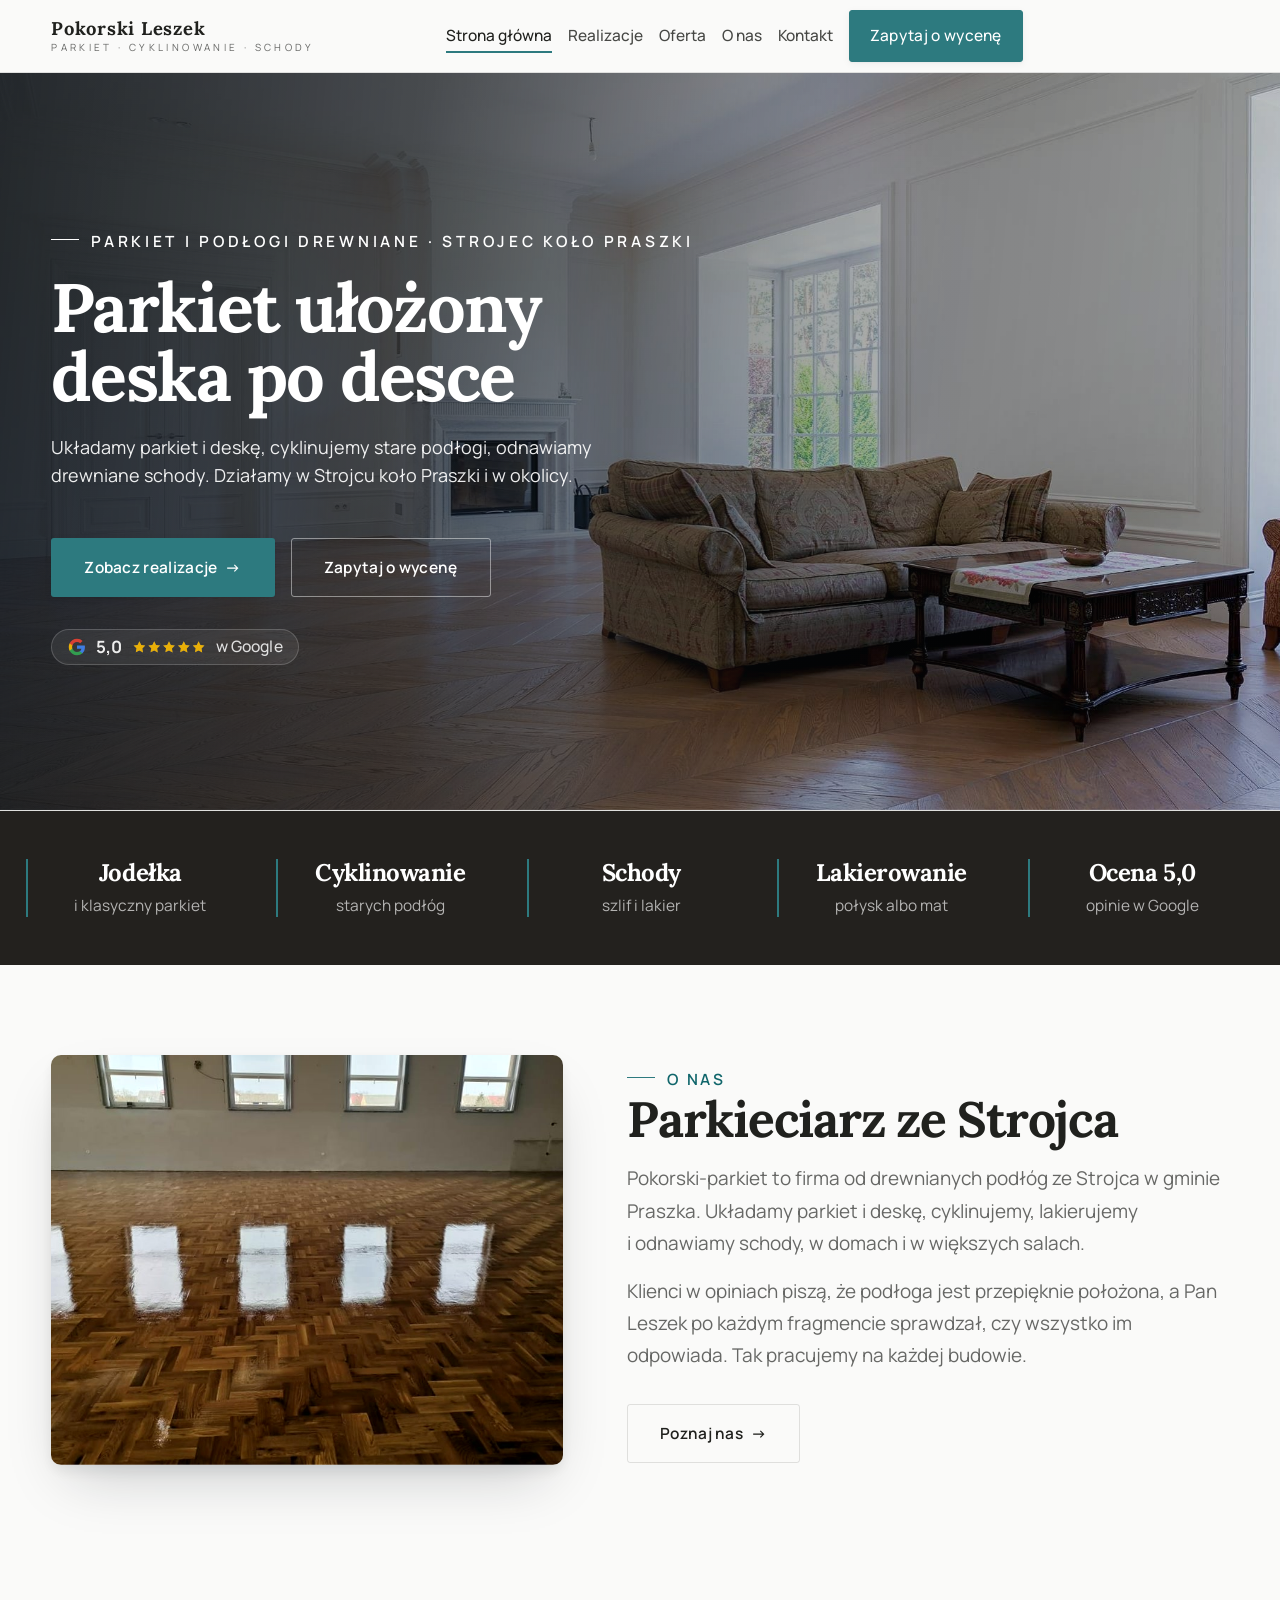
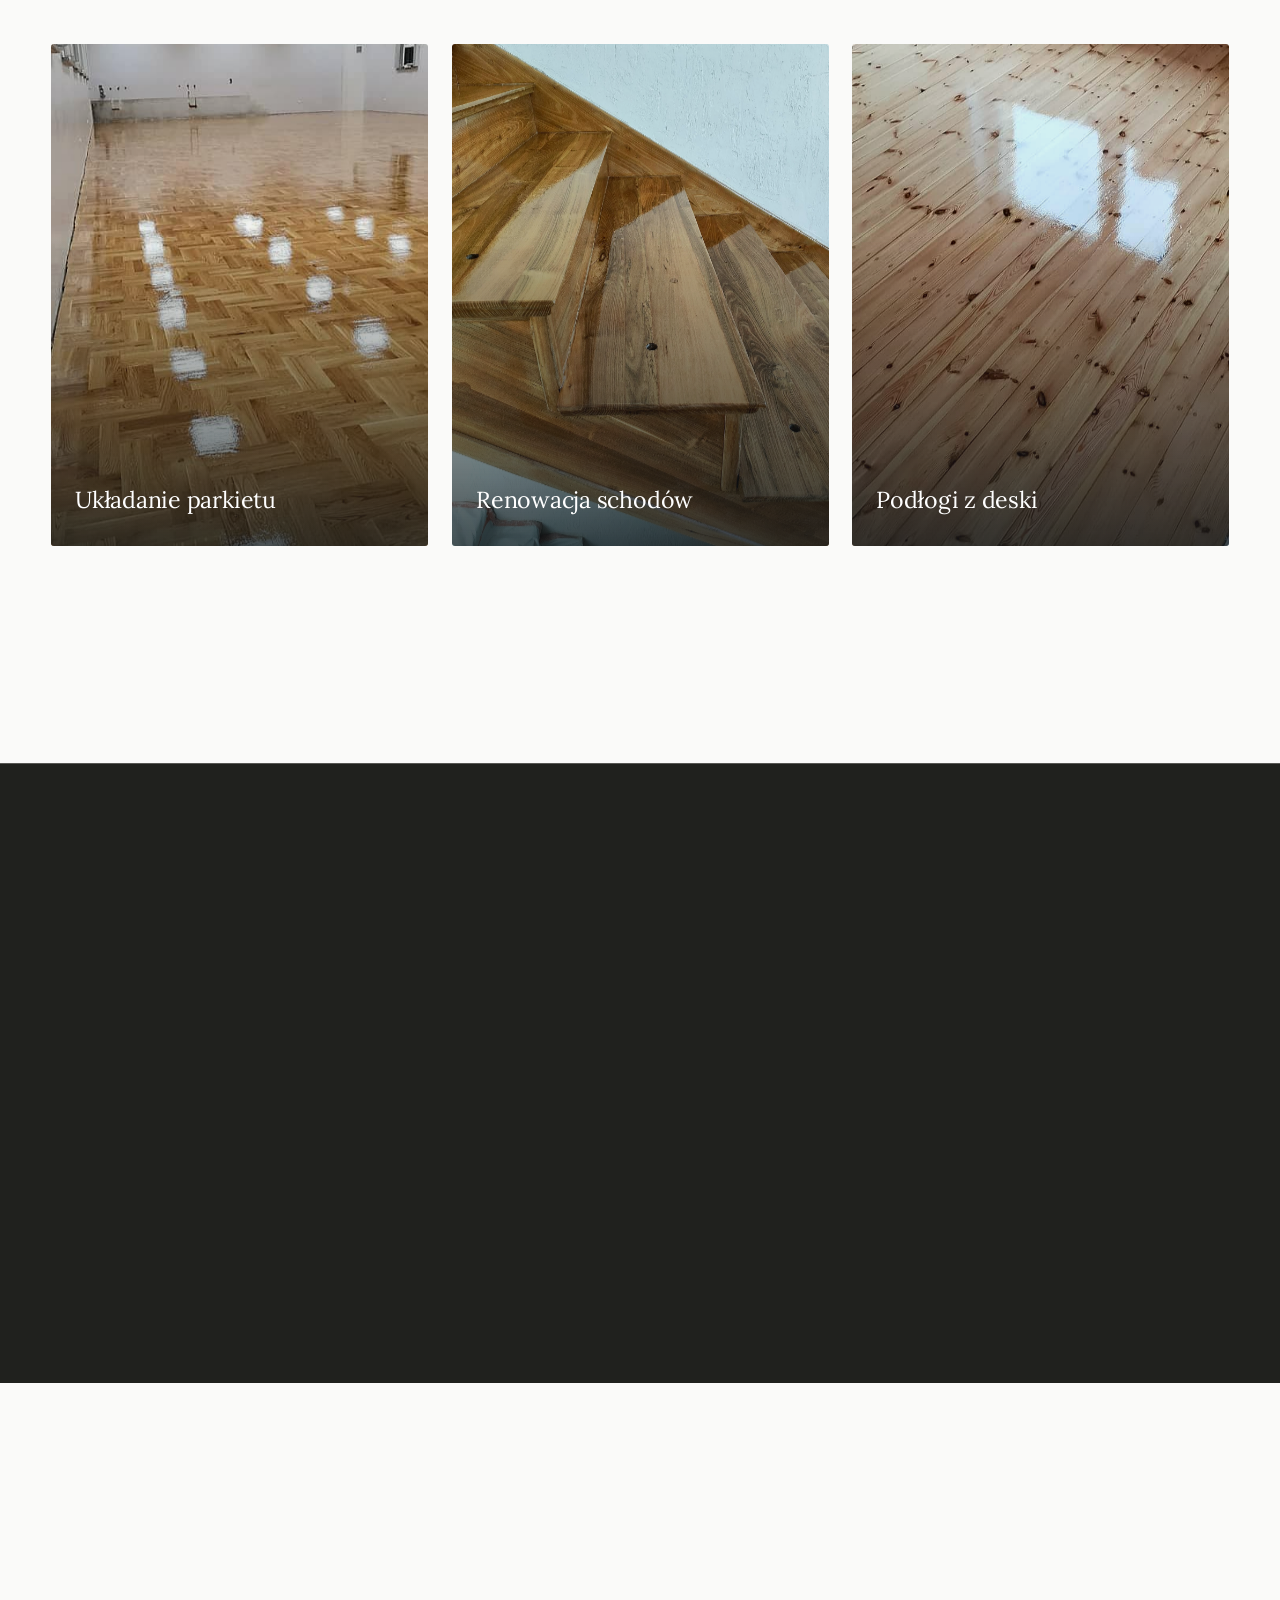
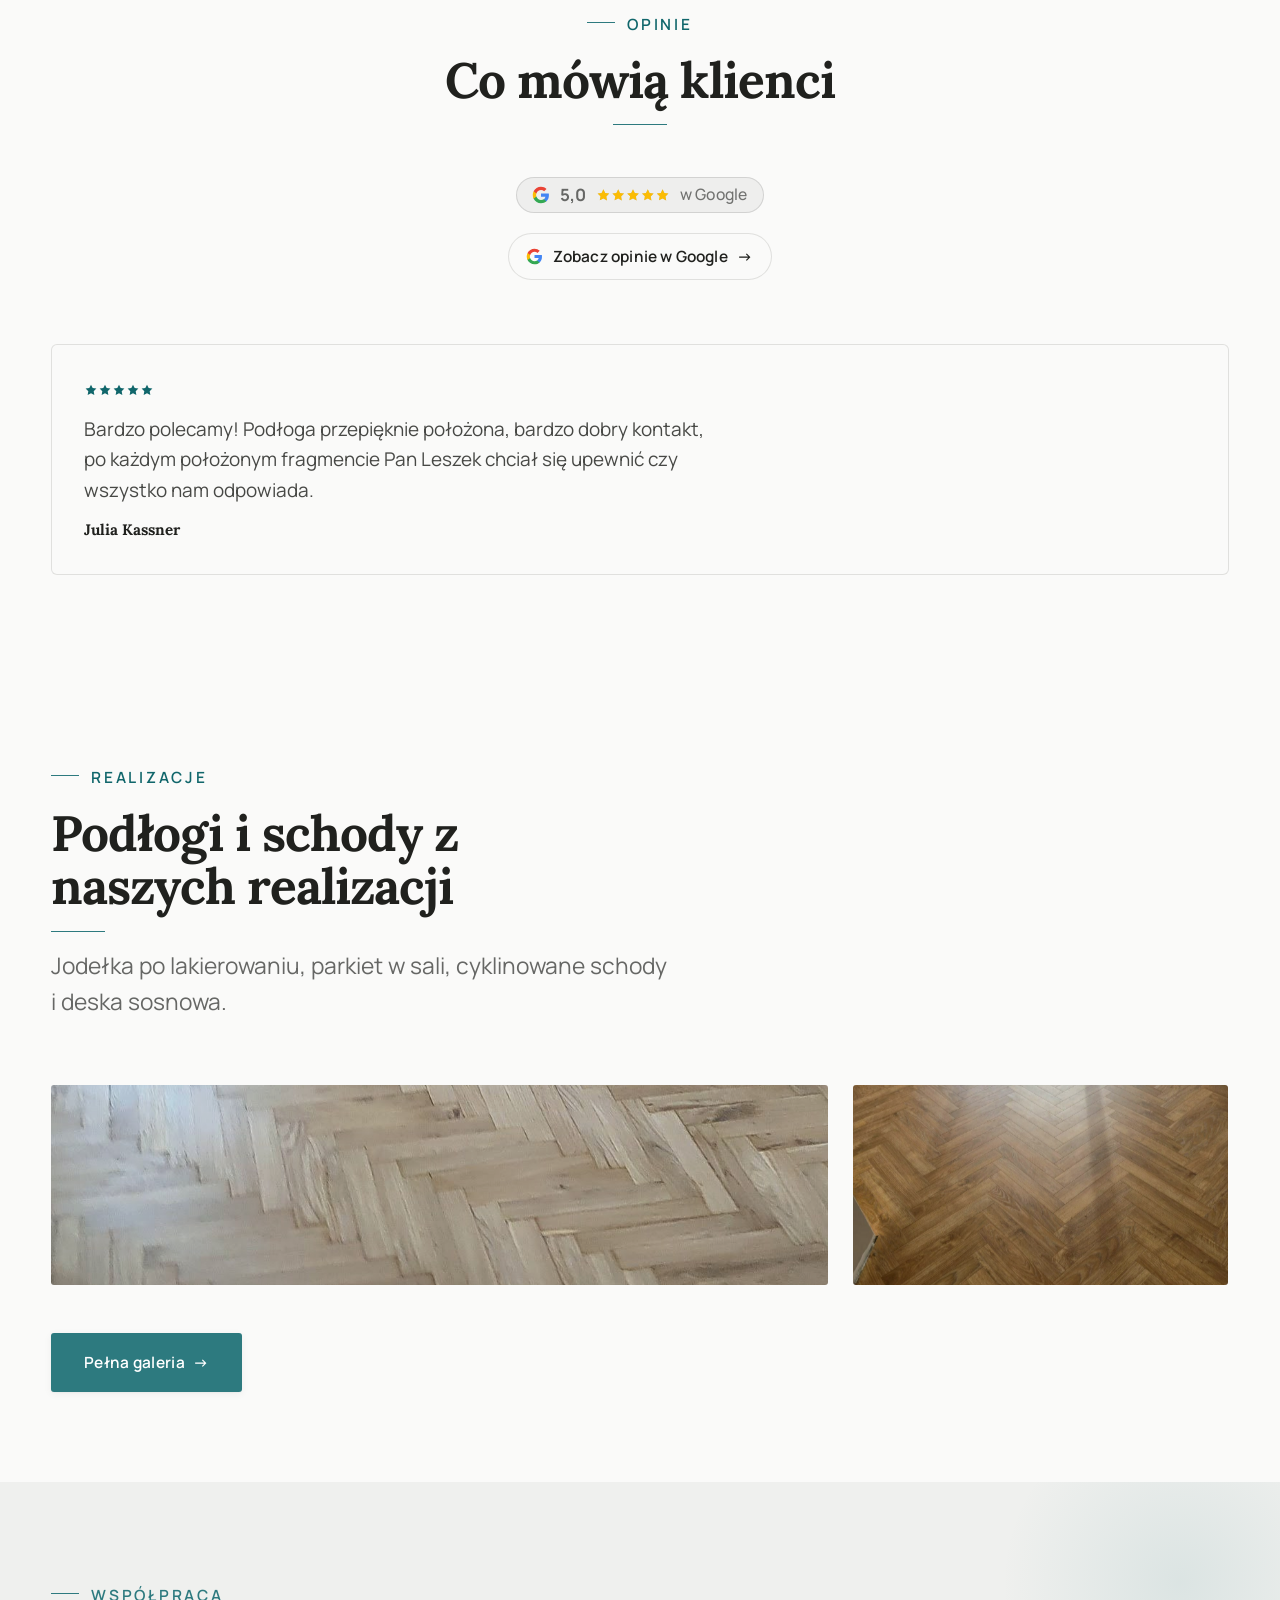
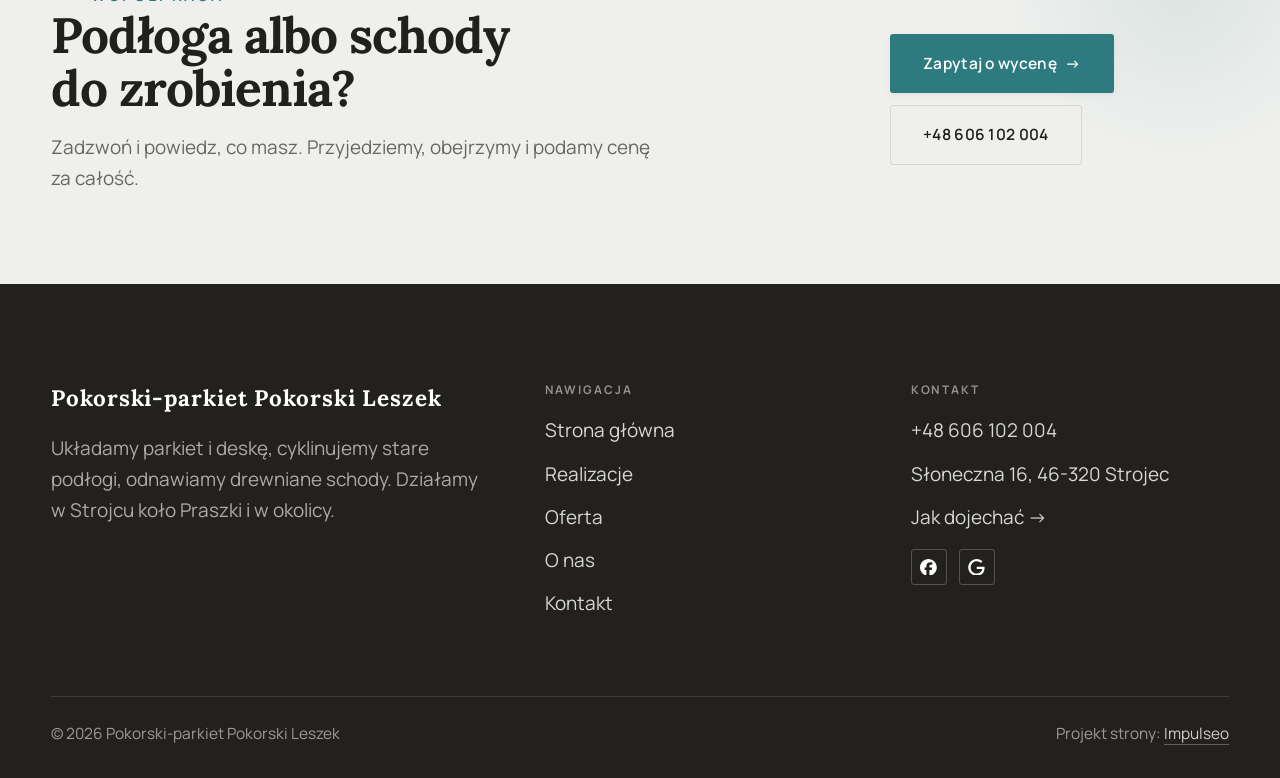
<file: index.html>
<!DOCTYPE html>
<html lang="pl">
<head>
<meta charset="UTF-8">
<meta name="viewport" content="width=device-width, initial-scale=1.0">
<title>Pokorski-parkiet Pokorski Leszek - parkiet, cyklinowanie i schody, Strojec koło Praszki</title>
<meta name="description" content="Pokorski-parkiet ze Strojca koło Praszki - układanie parkietu i podłóg drewnianych, cyklinowanie, lakierowanie, renowacja schodów. Ocena 5,0 w Google. Telefon 606 102 004.">
<link rel="canonical" href="https://kris20032.github.io/pokorski-parkiet-pokorski-leszek/">
<meta name="robots" content="noindex, nofollow">
<meta property="og:type" content="website">
<meta property="og:locale" content="pl_PL">
<meta property="og:site_name" content="Pokorski-parkiet Pokorski Leszek">
<meta property="og:title" content="Pokorski-parkiet Pokorski Leszek - parkiet, cyklinowanie i schody, Strojec koło Praszki">
<meta property="og:description" content="Pokorski-parkiet ze Strojca koło Praszki - układanie parkietu i podłóg drewnianych, cyklinowanie, lakierowanie, renowacja schodów. Ocena 5,0 w Google. Telefon 606 102 004.">
<meta property="og:url" content="https://kris20032.github.io/pokorski-parkiet-pokorski-leszek/">
<meta property="og:image" content="https://kris20032.github.io/pokorski-parkiet-pokorski-leszek/img/og.jpg">
<meta property="og:image:width" content="1200">
<meta property="og:image:height" content="630">
<meta name="twitter:card" content="summary_large_image">
<script type="application/ld+json">{"@context": "https://schema.org", "@type": "LocalBusiness", "name": "Pokorski-parkiet Pokorski Leszek", "url": "https://kris20032.github.io/pokorski-parkiet-pokorski-leszek/", "telephone": "+48606102004", "image": "https://kris20032.github.io/pokorski-parkiet-pokorski-leszek/img/og.jpg", "areaServed": "Strojec", "sameAs": ["https://maps.google.com/?cid=8095520939626736204&g_mp=Cidnb29nbGUubWFwcy5wbGFjZXMudjEuUGxhY2VzLlNlYXJjaFRleHQQAhgEIAA", "https://www.facebook.com/p/Pokorski-Parkiet-100055110834951/"]}</script>
<link rel="preconnect" href="https://fonts.googleapis.com">
<link rel="preconnect" href="https://fonts.gstatic.com" crossorigin>
<link href="https://fonts.googleapis.com/css2?family=Lora:wght@500;600;700&family=Manrope:wght@400;500;600&display=swap" rel="stylesheet">
<link rel="stylesheet" href="assets/styles.css?v=2166b247">
</head>
<body>

<header class="nav">
  <div class="wrap nav-inner">
    <a class="brand" href="index.html"><span class="name">Pokorski Leszek</span><span class="sub">Parkiet · cyklinowanie · schody</span></a>
    <nav class="nav-links">
      <a href="index.html" class="active" aria-current="page">Strona główna</a>
      <a href="realizacje.html">Realizacje</a>
      <a href="oferta.html">Oferta</a>
      <a href="o-nas.html">O nas</a>
      <a href="kontakt.html">Kontakt</a>
      <a href="kontakt.html" class="btn btn-accent">Zapytaj o wycenę</a>
    </nav>
    <button class="nav-toggle" aria-label="Menu"><span></span><span></span><span></span></button>
  </div>
</header>

<main>
<section class="hero-cine">
  <img src="img/hero.jpg" fetchpriority="high" alt="Pokorski-parkiet Pokorski Leszek - Parkiet ułożony deska po desce" width="1810" height="1255">
  <div class="wrap">
    <div class="hero-copy">
      <span class="eyebrow">Parkiet i podłogi drewniane · Strojec koło Praszki</span>
      <h1>Parkiet ułożony deska po desce</h1>
      <p class="lead">Układamy parkiet i deskę, cyklinujemy stare podłogi, odnawiamy drewniane schody. Działamy w Strojcu koło Praszki i w okolicy.</p>
      <div class="hero-actions">
        <a href="realizacje.html" class="btn btn-accent">Zobacz realizacje <span class="arr">→</span></a>
        <a href="kontakt.html" class="btn btn-ghost btn-on-dark">Zapytaj o wycenę</a>
      </div>
      <div style="margin-top:var(--space-6);color:#fff;font-weight:600;letter-spacing:.02em;opacity:.92"><span class="g-badge"><svg class="gb-ico" viewBox="0 0 24 24" width="18" height="18" aria-hidden="true"><path fill="#4285F4" d="M22.56 12.25c0-.78-.07-1.53-.2-2.25H12v4.26h5.92c-.26 1.37-1.04 2.53-2.21 3.31v2.77h3.57c2.08-1.92 3.28-4.74 3.28-8.09z"/><path fill="#34A853" d="M12 23c2.97 0 5.46-.98 7.28-2.66l-3.57-2.77c-.98.66-2.23 1.06-3.71 1.06-2.86 0-5.29-1.93-6.16-4.53H2.18v2.84C3.99 20.53 7.7 23 12 23z"/><path fill="#FBBC05" d="M5.84 14.09c-.22-.66-.35-1.36-.35-2.09s.13-1.43.35-2.09V7.07H2.18C1.43 8.55 1 10.22 1 12s.43 3.45 1.18 4.93l2.85-2.22.81-.62z"/><path fill="#EA4335" d="M12 5.38c1.62 0 3.06.56 4.21 1.64l3.15-3.15C17.45 2.09 14.97 1 12 1 7.7 1 3.99 3.47 2.18 7.07l3.66 2.84c.87-2.6 3.3-4.53 6.16-4.53z"/></svg><b class="gb-ocena">5,0</b><svg class="gb-stars" viewBox="0 0 90 18" width="74" height="14.8" aria-hidden="true"><g fill="currentColor" opacity=".26"><path transform="translate(0,0)" d="M9 1.6l2.2 4.46 4.92.72-3.56 3.47.84 4.9L9 12.74l-4.4 2.31.84-4.9L1.88 6.68l4.92-.72L9 1.6Z"/><path transform="translate(18,0)" d="M9 1.6l2.2 4.46 4.92.72-3.56 3.47.84 4.9L9 12.74l-4.4 2.31.84-4.9L1.88 6.68l4.92-.72L9 1.6Z"/><path transform="translate(36,0)" d="M9 1.6l2.2 4.46 4.92.72-3.56 3.47.84 4.9L9 12.74l-4.4 2.31.84-4.9L1.88 6.68l4.92-.72L9 1.6Z"/><path transform="translate(54,0)" d="M9 1.6l2.2 4.46 4.92.72-3.56 3.47.84 4.9L9 12.74l-4.4 2.31.84-4.9L1.88 6.68l4.92-.72L9 1.6Z"/><path transform="translate(72,0)" d="M9 1.6l2.2 4.46 4.92.72-3.56 3.47.84 4.9L9 12.74l-4.4 2.31.84-4.9L1.88 6.68l4.92-.72L9 1.6Z"/></g><clipPath id="gs1000"><rect x="0" y="0" width="90.0" height="18"/></clipPath><g fill="#FBBC04" clip-path="url(#gs1000)"><path transform="translate(0,0)" d="M9 1.6l2.2 4.46 4.92.72-3.56 3.47.84 4.9L9 12.74l-4.4 2.31.84-4.9L1.88 6.68l4.92-.72L9 1.6Z"/><path transform="translate(18,0)" d="M9 1.6l2.2 4.46 4.92.72-3.56 3.47.84 4.9L9 12.74l-4.4 2.31.84-4.9L1.88 6.68l4.92-.72L9 1.6Z"/><path transform="translate(36,0)" d="M9 1.6l2.2 4.46 4.92.72-3.56 3.47.84 4.9L9 12.74l-4.4 2.31.84-4.9L1.88 6.68l4.92-.72L9 1.6Z"/><path transform="translate(54,0)" d="M9 1.6l2.2 4.46 4.92.72-3.56 3.47.84 4.9L9 12.74l-4.4 2.31.84-4.9L1.88 6.68l4.92-.72L9 1.6Z"/><path transform="translate(72,0)" d="M9 1.6l2.2 4.46 4.92.72-3.56 3.47.84 4.9L9 12.74l-4.4 2.31.84-4.9L1.88 6.68l4.92-.72L9 1.6Z"/></g></svg><span class="gb-txt">w Google</span></span></div>
    </div>
  </div>
</section>
<section class="strip n-5" style="padding-block:0">
  <div class="wrap">
    <div class="item reveal"><div class="k">Jodełka</div><div class="v">i klasyczny parkiet</div></div>
    <div class="item reveal"><div class="k">Cyklinowanie</div><div class="v">starych podłóg</div></div>
    <div class="item reveal"><div class="k">Schody</div><div class="v">szlif i lakier</div></div>
    <div class="item reveal"><div class="k">Lakierowanie</div><div class="v">połysk albo mat</div></div>
    <div class="item reveal"><div class="k">Ocena 5,0</div><div class="v">opinie w Google</div></div>
  </div>
</section>
<section>
  <div class="wrap split">
    <div class="split-art reveal"><img src="img/g1.jpg" alt="Pokorski-parkiet Pokorski Leszek - realizacja" loading="lazy" width="922" height="680" decoding="async"></div>
    <div class="split-copy reveal">
      <span class="eyebrow">O nas</span>
      <h2>Parkieciarz ze Strojca</h2>
      <p class="muted">Pokorski-parkiet to firma od drewnianych podłóg ze Strojca w gminie Praszka. Układamy parkiet i deskę, cyklinujemy, lakierujemy i odnawiamy schody, w domach i w większych salach.</p>
      <p class="muted">Klienci w opiniach piszą, że podłoga jest przepięknie położona, a Pan Leszek po każdym fragmencie sprawdzał, czy wszystko im odpowiada. Tak pracujemy na każdej budowie.</p>
      <a href="o-nas.html" class="btn btn-ghost">Poznaj nas <span class="arr">→</span></a>
    </div>
  </div>
</section>
<section class="gateways-band">
  <div class="wrap">
    <div class="gateways">
      <a href="oferta.html" class="gateway reveal"><img src="img/g2.jpg" alt="Układanie parkietu" loading="lazy" width="960" height="720" decoding="async"><span class="g-ttl">Układanie parkietu</span></a>
      <a href="oferta.html" class="gateway reveal"><img src="img/g3.jpg" alt="Renowacja schodów" loading="lazy" width="1600" height="2133" decoding="async"><span class="g-ttl">Renowacja schodów</span></a>
      <a href="oferta.html" class="gateway reveal"><img src="img/g4.jpg" alt="Podłogi z deski" loading="lazy" width="640" height="1308" decoding="async"><span class="g-ttl">Podłogi z deski</span></a>
    </div>
  </div>
</section>
<section class="stopklatka" aria-hidden="true">
  <div class="stk-bg" style="background-image:url(img/g6.jpg)"></div>
</section>
<section class="opinie">
  <div class="wrap">
    <div class="head center reveal">
      <span class="eyebrow">Opinie</span>
      <h2>Co mówią klienci</h2>
    </div>
    <p class="op-meta reveal"><span class="g-badge"><svg class="gb-ico" viewBox="0 0 24 24" width="18" height="18" aria-hidden="true"><path fill="#4285F4" d="M22.56 12.25c0-.78-.07-1.53-.2-2.25H12v4.26h5.92c-.26 1.37-1.04 2.53-2.21 3.31v2.77h3.57c2.08-1.92 3.28-4.74 3.28-8.09z"/><path fill="#34A853" d="M12 23c2.97 0 5.46-.98 7.28-2.66l-3.57-2.77c-.98.66-2.23 1.06-3.71 1.06-2.86 0-5.29-1.93-6.16-4.53H2.18v2.84C3.99 20.53 7.7 23 12 23z"/><path fill="#FBBC05" d="M5.84 14.09c-.22-.66-.35-1.36-.35-2.09s.13-1.43.35-2.09V7.07H2.18C1.43 8.55 1 10.22 1 12s.43 3.45 1.18 4.93l2.85-2.22.81-.62z"/><path fill="#EA4335" d="M12 5.38c1.62 0 3.06.56 4.21 1.64l3.15-3.15C17.45 2.09 14.97 1 12 1 7.7 1 3.99 3.47 2.18 7.07l3.66 2.84c.87-2.6 3.3-4.53 6.16-4.53z"/></svg><b class="gb-ocena">5,0</b><svg class="gb-stars" viewBox="0 0 90 18" width="74" height="14.8" aria-hidden="true"><g fill="currentColor" opacity=".26"><path transform="translate(0,0)" d="M9 1.6l2.2 4.46 4.92.72-3.56 3.47.84 4.9L9 12.74l-4.4 2.31.84-4.9L1.88 6.68l4.92-.72L9 1.6Z"/><path transform="translate(18,0)" d="M9 1.6l2.2 4.46 4.92.72-3.56 3.47.84 4.9L9 12.74l-4.4 2.31.84-4.9L1.88 6.68l4.92-.72L9 1.6Z"/><path transform="translate(36,0)" d="M9 1.6l2.2 4.46 4.92.72-3.56 3.47.84 4.9L9 12.74l-4.4 2.31.84-4.9L1.88 6.68l4.92-.72L9 1.6Z"/><path transform="translate(54,0)" d="M9 1.6l2.2 4.46 4.92.72-3.56 3.47.84 4.9L9 12.74l-4.4 2.31.84-4.9L1.88 6.68l4.92-.72L9 1.6Z"/><path transform="translate(72,0)" d="M9 1.6l2.2 4.46 4.92.72-3.56 3.47.84 4.9L9 12.74l-4.4 2.31.84-4.9L1.88 6.68l4.92-.72L9 1.6Z"/></g><clipPath id="gs1000"><rect x="0" y="0" width="90.0" height="18"/></clipPath><g fill="#FBBC04" clip-path="url(#gs1000)"><path transform="translate(0,0)" d="M9 1.6l2.2 4.46 4.92.72-3.56 3.47.84 4.9L9 12.74l-4.4 2.31.84-4.9L1.88 6.68l4.92-.72L9 1.6Z"/><path transform="translate(18,0)" d="M9 1.6l2.2 4.46 4.92.72-3.56 3.47.84 4.9L9 12.74l-4.4 2.31.84-4.9L1.88 6.68l4.92-.72L9 1.6Z"/><path transform="translate(36,0)" d="M9 1.6l2.2 4.46 4.92.72-3.56 3.47.84 4.9L9 12.74l-4.4 2.31.84-4.9L1.88 6.68l4.92-.72L9 1.6Z"/><path transform="translate(54,0)" d="M9 1.6l2.2 4.46 4.92.72-3.56 3.47.84 4.9L9 12.74l-4.4 2.31.84-4.9L1.88 6.68l4.92-.72L9 1.6Z"/><path transform="translate(72,0)" d="M9 1.6l2.2 4.46 4.92.72-3.56 3.47.84 4.9L9 12.74l-4.4 2.31.84-4.9L1.88 6.68l4.92-.72L9 1.6Z"/></g></svg><span class="gb-txt">w Google</span></span></p>
    <p class="op-meta reveal"><a class="op-google" href="https://maps.google.com/?cid=8095520939626736204&amp;g_mp=Cidnb29nbGUubWFwcy5wbGFjZXMudjEuUGxhY2VzLlNlYXJjaFRleHQQAhgEIAA" target="_blank" rel="noopener"><svg class="op-g-ico" viewBox="0 0 24 24" width="17" height="17" aria-hidden="true"><path fill="#4285F4" d="M22.56 12.25c0-.78-.07-1.53-.2-2.25H12v4.26h5.92c-.26 1.37-1.04 2.53-2.21 3.31v2.77h3.57c2.08-1.92 3.28-4.74 3.28-8.09z"/><path fill="#34A853" d="M12 23c2.97 0 5.46-.98 7.28-2.66l-3.57-2.77c-.98.66-2.23 1.06-3.71 1.06-2.86 0-5.29-1.93-6.16-4.53H2.18v2.84C3.99 20.53 7.7 23 12 23z"/><path fill="#FBBC05" d="M5.84 14.09c-.22-.66-.35-1.36-.35-2.09s.13-1.43.35-2.09V7.07H2.18C1.43 8.55 1 10.22 1 12s.43 3.45 1.18 4.93l2.85-2.22.81-.62z"/><path fill="#EA4335" d="M12 5.38c1.62 0 3.06.56 4.21 1.64l3.15-3.15C17.45 2.09 14.97 1 12 1 7.7 1 3.99 3.47 2.18 7.07l3.66 2.84c.87-2.6 3.3-4.53 6.16-4.53z"/></svg><span>Zobacz opinie w Google</span><span class="arr">→</span></a></p>
    <div class="opinie-grid">
      <figure class="op-card reveal"><span class="op-star"><svg class="ico-star" width="14" height="14" viewBox="0 0 24 24" style="vertical-align:-2px" aria-hidden="true"><path d="M12 2.8l2.85 5.8 6.4.93-4.63 4.5 1.1 6.37L12 17.4l-5.72 3 1.1-6.37-4.63-4.5 6.4-.93L12 2.8Z" fill="currentColor"/></svg><svg class="ico-star" width="14" height="14" viewBox="0 0 24 24" style="vertical-align:-2px" aria-hidden="true"><path d="M12 2.8l2.85 5.8 6.4.93-4.63 4.5 1.1 6.37L12 17.4l-5.72 3 1.1-6.37-4.63-4.5 6.4-.93L12 2.8Z" fill="currentColor"/></svg><svg class="ico-star" width="14" height="14" viewBox="0 0 24 24" style="vertical-align:-2px" aria-hidden="true"><path d="M12 2.8l2.85 5.8 6.4.93-4.63 4.5 1.1 6.37L12 17.4l-5.72 3 1.1-6.37-4.63-4.5 6.4-.93L12 2.8Z" fill="currentColor"/></svg><svg class="ico-star" width="14" height="14" viewBox="0 0 24 24" style="vertical-align:-2px" aria-hidden="true"><path d="M12 2.8l2.85 5.8 6.4.93-4.63 4.5 1.1 6.37L12 17.4l-5.72 3 1.1-6.37-4.63-4.5 6.4-.93L12 2.8Z" fill="currentColor"/></svg><svg class="ico-star" width="14" height="14" viewBox="0 0 24 24" style="vertical-align:-2px" aria-hidden="true"><path d="M12 2.8l2.85 5.8 6.4.93-4.63 4.5 1.1 6.37L12 17.4l-5.72 3 1.1-6.37-4.63-4.5 6.4-.93L12 2.8Z" fill="currentColor"/></svg></span><blockquote>Bardzo polecamy! Podłoga przepięknie położona, bardzo dobry kontakt, po każdym położonym fragmencie Pan Leszek chciał się upewnić czy wszystko nam odpowiada.</blockquote><span class="op-autor">Julia Kassner</span></figure>
    </div>
  </div>
</section>
<section>
  <div class="wrap">
    <div class="head reveal">
      <span class="eyebrow">Realizacje</span>
      <h2>Podłogi i schody z naszych realizacji</h2>
      <p>Jodełka po lakierowaniu, parkiet w sali, cyklinowane schody i deska sosnowa.</p>
    </div>
    <div class="gallery">
      <div class="tile t-two3 reveal"><img src="img/g5.jpg" alt="Pokorski-parkiet Pokorski Leszek" loading="lazy" width="1080" height="2160" decoding="async"></div>
      <div class="tile t-third reveal"><img src="img/about.jpg" alt="Pokorski-parkiet Pokorski Leszek" loading="lazy" width="1162" height="1418" decoding="async"></div>
    </div>
    <div style="margin-top:var(--space-7)" class="reveal"><a href="realizacje.html" class="btn btn-accent">Pełna galeria <span class="arr">→</span></a></div>
  </div>
</section>
<section class="cta">
  <div class="wrap">
    <div class="reveal">
      <span class="eyebrow">Współpraca</span>
      <h2>Podłoga albo schody do zrobienia?</h2>
      <p>Zadzwoń i powiedz, co masz. Przyjedziemy, obejrzymy i podamy cenę za całość.</p>
    </div>
    <div class="cta-actions reveal">
      <a href="kontakt.html" class="btn btn-light">Zapytaj o wycenę <span class="arr">→</span></a>
      <a href="tel:+48606102004" class="btn btn-ghost btn-ghost-cta">+48 606 102 004</a>
    </div>
  </div>
</section>
</main>

<footer>
  <div class="wrap">
    <div class="foot-grid">
      <div class="foot-brand">
        <div class="name">Pokorski-parkiet Pokorski Leszek</div>
        <p>Układamy parkiet i deskę, cyklinujemy stare podłogi, odnawiamy drewniane schody. Działamy w Strojcu koło Praszki i w okolicy.</p>
      </div>
      <div class="foot-col">
        <h4>Nawigacja</h4>
        <a href="index.html">Strona główna</a>
        <a href="realizacje.html">Realizacje</a>
        <a href="oferta.html">Oferta</a>
        <a href="o-nas.html">O nas</a>
        <a href="kontakt.html">Kontakt</a>
      </div>
      <div class="foot-col">
        <h4>Kontakt</h4>
        <a href="tel:+48606102004">+48 606 102 004</a>
        <p>Słoneczna 16, 46-320 Strojec</p>
        <a href="https://maps.google.com/?cid=8095520939626736204&g_mp=Cidnb29nbGUubWFwcy5wbGFjZXMudjEuUGxhY2VzLlNlYXJjaFRleHQQAhgEIAA" target="_blank" rel="noopener">Jak dojechać →</a>
      <div class="foot-soc">
        <a class="soc" href="https://www.facebook.com/p/Pokorski-Parkiet-100055110834951/" target="_blank" rel="noopener" aria-label="Facebook - Pokorski-parkiet Pokorski Leszek"><svg viewBox="0 0 24 24" aria-hidden="true" focusable="false"><path d="M9.101 23.691v-7.98H6.627v-3.667h2.474v-1.58c0-4.085 1.848-5.978 5.858-5.978.401 0 .955.042 1.468.103a8.68 8.68 0 0 1 1.141.195v3.325a8.623 8.623 0 0 0-.653-.036 26.805 26.805 0 0 0-.733-.009c-.707 0-1.259.096-1.675.309a1.686 1.686 0 0 0-.679.622c-.258.42-.374.995-.374 1.752v1.297h3.919l-.386 2.103-.287 1.564h-3.246v8.245C19.396 23.238 24 18.179 24 12.044c0-6.627-5.373-12-12-12s-12 5.373-12 12c0 5.628 3.874 10.35 9.101 11.647Z" fill="currentColor"/></svg></a>
        <a class="soc" href="https://maps.google.com/?cid=8095520939626736204&g_mp=Cidnb29nbGUubWFwcy5wbGFjZXMudjEuUGxhY2VzLlNlYXJjaFRleHQQAhgEIAA" target="_blank" rel="noopener" aria-label="Google - Pokorski-parkiet Pokorski Leszek"><svg viewBox="0 0 24 24" aria-hidden="true" focusable="false"><path d="M12.48 10.92v3.28h7.84c-.24 1.84-.853 3.187-1.787 4.133-1.147 1.147-2.933 2.4-6.053 2.4-4.827 0-8.6-3.893-8.6-8.72s3.773-8.72 8.6-8.72c2.6 0 4.507 1.027 5.907 2.347l2.307-2.307C18.747 1.44 16.133 0 12.48 0 5.867 0 .307 5.387.307 12s5.56 12 12.173 12c3.573 0 6.267-1.173 8.373-3.36 2.16-2.16 2.84-5.213 2.84-7.667 0-.76-.053-1.467-.173-2.053H12.48z" fill="currentColor"/></svg></a>
      </div>
      </div>
    </div>
    <div class="foot-bot">
      <span>© 2026 Pokorski-parkiet Pokorski Leszek</span>
      <span>Projekt strony: <a class="foot-credit" href="https://impulseo.pl" target="_blank" rel="noopener">Impulseo</a></span>
    </div>
  </div>
</footer>
<div class="sticky-reserve"><a class="sr-book" href="kontakt.html">Zapytaj o wycenę</a><a class="sr-call" href="tel:+48606102004" aria-label="Zadzwoń"><svg class="ico-tel" width="16" height="16" viewBox="0 0 24 24" fill="none" aria-hidden="true"><path d="M6.6 10.8a15.5 15.5 0 0 0 6.6 6.6l2.2-2.2a1 1 0 0 1 1-.24 11.4 11.4 0 0 0 3.6.58 1 1 0 0 1 1 1V20a1 1 0 0 1-1 1A17 17 0 0 1 3 4a1 1 0 0 1 1-1h3.5a1 1 0 0 1 1 1c0 1.25.2 2.46.58 3.6a1 1 0 0 1-.25 1l-2.23 2.2Z" fill="currentColor"/></svg></a></div>
<div class="demo-wazne" data-do="2026-11-26" data-cykl="3" hidden><svg class="dw-ico" width="13" height="13" viewBox="0 0 24 24" fill="none" aria-hidden="true"><circle cx="12" cy="12" r="8.6" stroke="currentColor" stroke-width="1.8"/><path d="M12 7.2V12l3.3 2" stroke="currentColor" stroke-width="1.8" stroke-linecap="round"/></svg><span class="dw-txt"></span></div>

<script src="assets/main.js"></script>
</body>
</html>
</file>
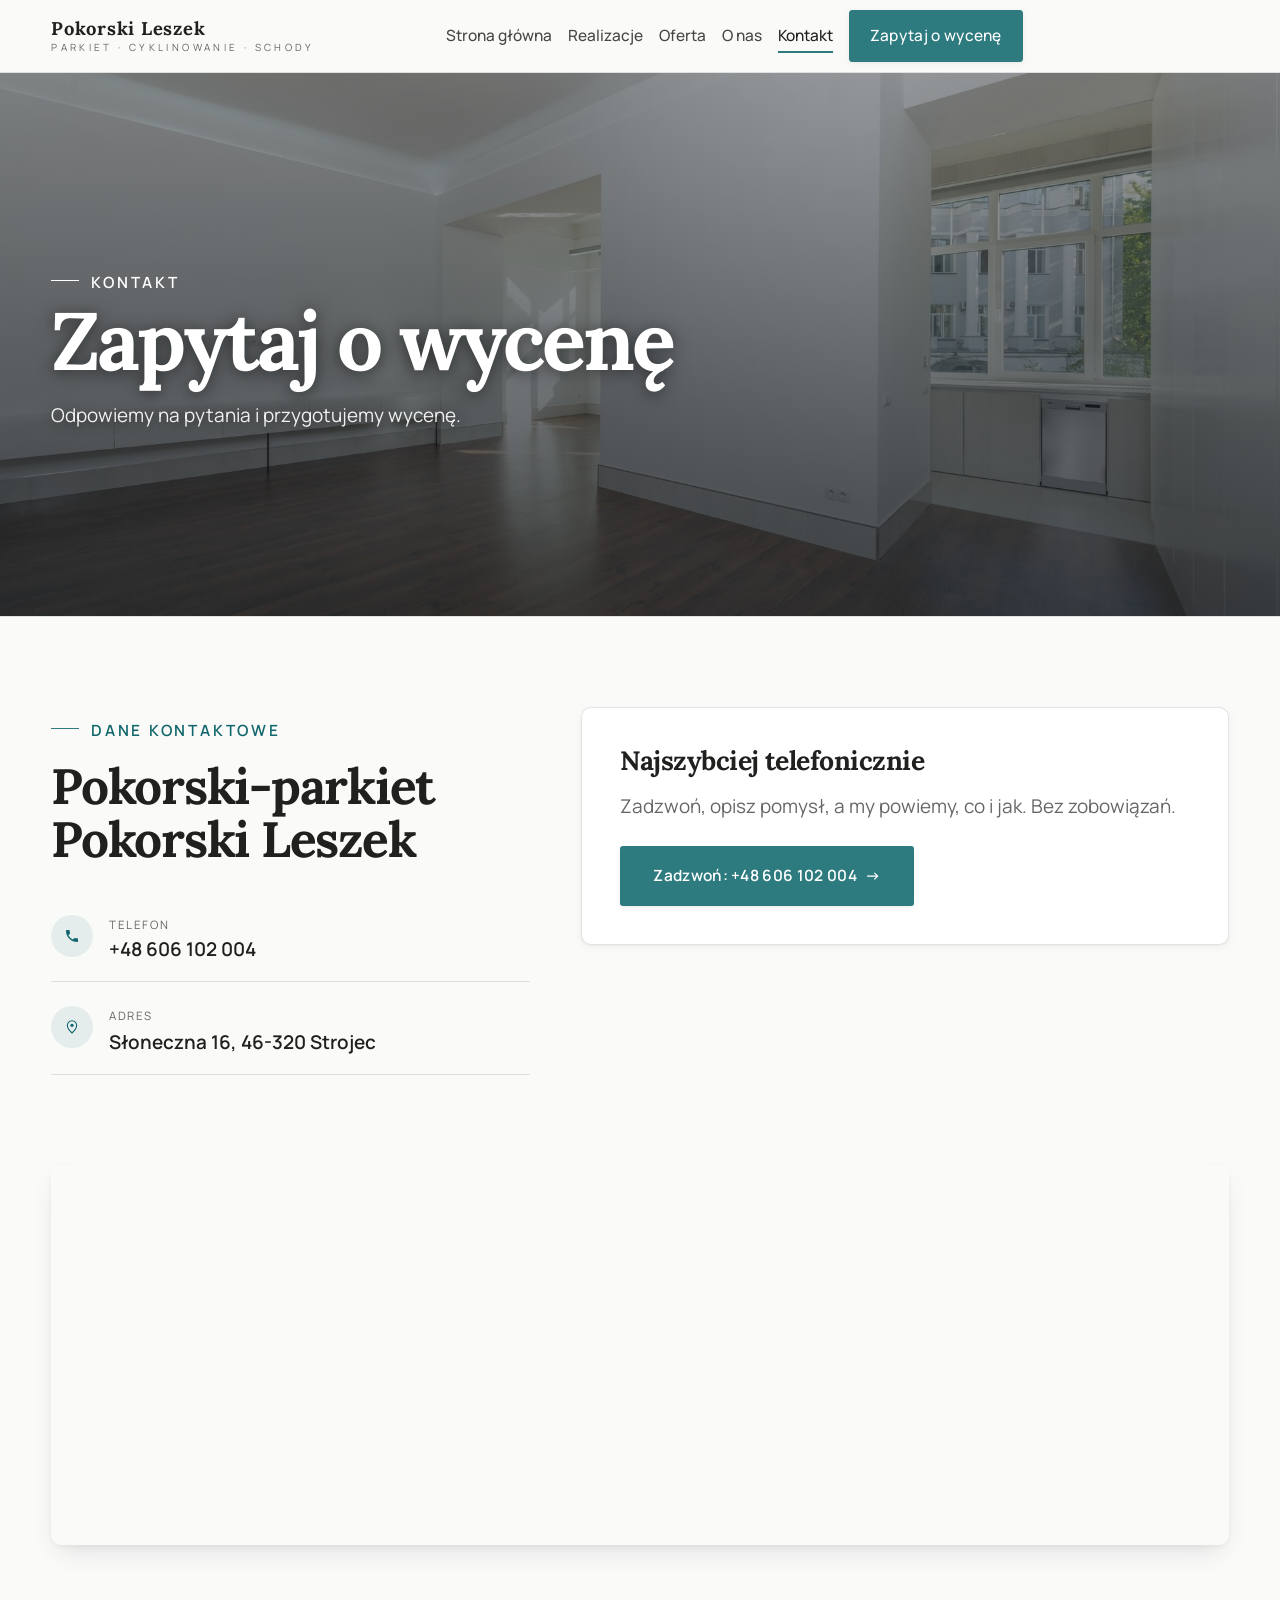
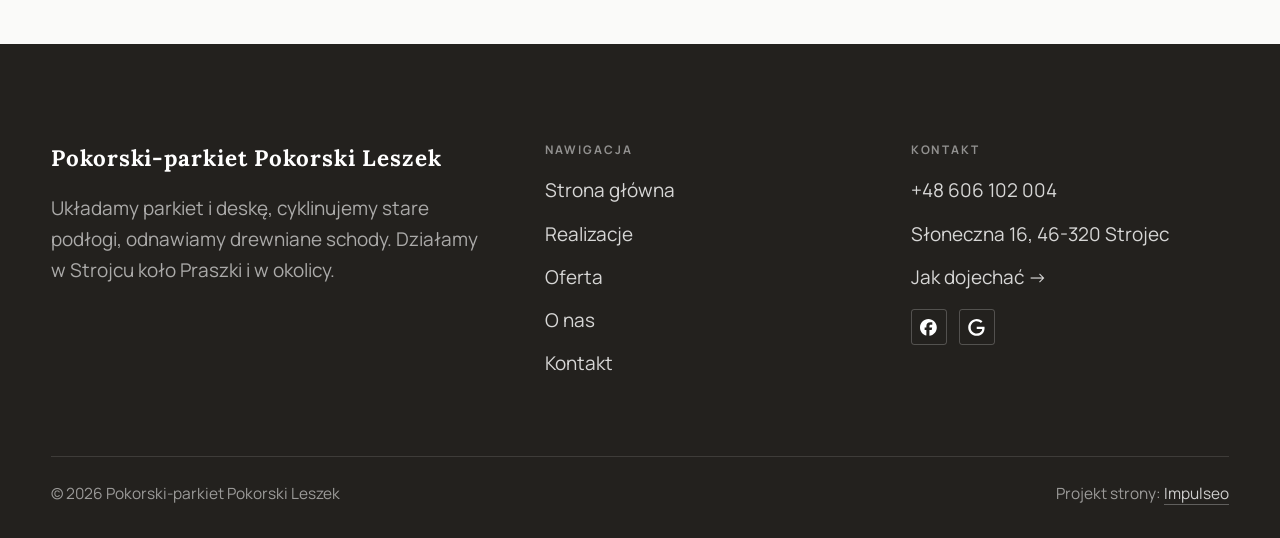
<file: kontakt.html>
<!DOCTYPE html>
<html lang="pl">
<head>
<meta charset="UTF-8">
<meta name="viewport" content="width=device-width, initial-scale=1.0">
<title>Kontakt - Pokorski-parkiet Pokorski Leszek</title>
<meta name="description" content="Kontakt Pokorski-parkiet Pokorski Leszek - Słoneczna 16, 46-320 Strojec">
<link rel="canonical" href="https://kris20032.github.io/pokorski-parkiet-pokorski-leszek/kontakt.html">
<meta name="robots" content="noindex, nofollow">
<meta property="og:type" content="website">
<meta property="og:locale" content="pl_PL">
<meta property="og:site_name" content="Pokorski-parkiet Pokorski Leszek">
<meta property="og:title" content="Kontakt - Pokorski-parkiet Pokorski Leszek">
<meta property="og:description" content="Kontakt Pokorski-parkiet Pokorski Leszek - Słoneczna 16, 46-320 Strojec">
<meta property="og:url" content="https://kris20032.github.io/pokorski-parkiet-pokorski-leszek/kontakt.html">
<meta property="og:image" content="https://kris20032.github.io/pokorski-parkiet-pokorski-leszek/img/og.jpg">
<meta property="og:image:width" content="1200">
<meta property="og:image:height" content="630">
<meta name="twitter:card" content="summary_large_image">
<link rel="preconnect" href="https://fonts.googleapis.com">
<link rel="preconnect" href="https://fonts.gstatic.com" crossorigin>
<link href="https://fonts.googleapis.com/css2?family=Lora:wght@500;600;700&family=Manrope:wght@400;500;600&display=swap" rel="stylesheet">
<link rel="stylesheet" href="assets/styles.css?v=2166b247">
</head>
<body>

<header class="nav">
  <div class="wrap nav-inner">
    <a class="brand" href="index.html"><span class="name">Pokorski Leszek</span><span class="sub">Parkiet · cyklinowanie · schody</span></a>
    <nav class="nav-links">
      <a href="index.html">Strona główna</a>
      <a href="realizacje.html">Realizacje</a>
      <a href="oferta.html">Oferta</a>
      <a href="o-nas.html">O nas</a>
      <a href="kontakt.html" class="active" aria-current="page">Kontakt</a>
      <a href="kontakt.html" class="btn btn-accent">Zapytaj o wycenę</a>
    </nav>
    <button class="nav-toggle" aria-label="Menu"><span></span><span></span><span></span></button>
  </div>
</header>

<main>
<section class="pagehead">
  <img src="img/ph3.jpg" alt="Pokorski-parkiet Pokorski Leszek - Zapytaj o wycenę">
  <div class="wrap">
    <span class="eyebrow">Kontakt</span>
    <h1>Zapytaj o wycenę</h1>
    <p>Odpowiemy na pytania i przygotujemy wycenę.</p>
  </div>
</section>
<section>
  <div class="wrap contact-grid">
    <div class="reveal">
      <span class="eyebrow">Dane kontaktowe</span>
      <h2 style="margin:var(--space-4) 0 var(--space-6)">Pokorski-parkiet Pokorski Leszek</h2>
      <div class="info-list">
        <div class="info-row"><div class="ic"><svg class="ico-tel" width="16" height="16" viewBox="0 0 24 24" fill="none" aria-hidden="true"><path d="M6.6 10.8a15.5 15.5 0 0 0 6.6 6.6l2.2-2.2a1 1 0 0 1 1-.24 11.4 11.4 0 0 0 3.6.58 1 1 0 0 1 1 1V20a1 1 0 0 1-1 1A17 17 0 0 1 3 4a1 1 0 0 1 1-1h3.5a1 1 0 0 1 1 1c0 1.25.2 2.46.58 3.6a1 1 0 0 1-.25 1l-2.23 2.2Z" fill="currentColor"/></svg></div><div><div class="lbl">Telefon</div><a class="val" href="tel:+48606102004">+48 606 102 004</a></div></div>
        <div class="info-row"><div class="ic"><svg class="ico-pin" width="16" height="16" viewBox="0 0 24 24" fill="none" aria-hidden="true"><path d="M12 21s7-6.1 7-11.5A7 7 0 0 0 5 9.5C5 14.9 12 21 12 21Z" stroke="currentColor" stroke-width="1.6" fill="none"/><circle cx="12" cy="9.5" r="2.4" fill="currentColor"/></svg></div><div><div class="lbl">Adres</div><div class="val">Słoneczna 16, 46-320 Strojec</div></div></div>
      </div>
    </div>
    <div class="reveal">
      <div class="form">
        <h3 style="margin-bottom:var(--space-4)">Najszybciej telefonicznie</h3>
        <p class="muted" style="margin-bottom:var(--space-5)">Zadzwoń, opisz pomysł, a my powiemy, co i jak. Bez zobowiązań.</p>
        <a href="tel:+48606102004" class="btn btn-accent" style="justify-content:center">Zadzwoń: +48 606 102 004 <span class="arr">→</span></a>
      </div>
    </div>
  </div>
</section>
<section style="padding-top:0">
  <div class="wrap reveal">
    <iframe class="map" title="Pokorski-parkiet Pokorski Leszek - Strojec" src="https://maps.google.com/maps?q=51.0383975%2C18.4952349&z=15&output=embed" loading="lazy" referrerpolicy="no-referrer-when-downgrade"></iframe>
  </div>
</section>
</main>

<footer>
  <div class="wrap">
    <div class="foot-grid">
      <div class="foot-brand">
        <div class="name">Pokorski-parkiet Pokorski Leszek</div>
        <p>Układamy parkiet i deskę, cyklinujemy stare podłogi, odnawiamy drewniane schody. Działamy w Strojcu koło Praszki i w okolicy.</p>
      </div>
      <div class="foot-col">
        <h4>Nawigacja</h4>
        <a href="index.html">Strona główna</a>
        <a href="realizacje.html">Realizacje</a>
        <a href="oferta.html">Oferta</a>
        <a href="o-nas.html">O nas</a>
        <a href="kontakt.html">Kontakt</a>
      </div>
      <div class="foot-col">
        <h4>Kontakt</h4>
        <a href="tel:+48606102004">+48 606 102 004</a>
        <p>Słoneczna 16, 46-320 Strojec</p>
        <a href="https://maps.google.com/?cid=8095520939626736204&g_mp=Cidnb29nbGUubWFwcy5wbGFjZXMudjEuUGxhY2VzLlNlYXJjaFRleHQQAhgEIAA" target="_blank" rel="noopener">Jak dojechać →</a>
      <div class="foot-soc">
        <a class="soc" href="https://www.facebook.com/p/Pokorski-Parkiet-100055110834951/" target="_blank" rel="noopener" aria-label="Facebook - Pokorski-parkiet Pokorski Leszek"><svg viewBox="0 0 24 24" aria-hidden="true" focusable="false"><path d="M9.101 23.691v-7.98H6.627v-3.667h2.474v-1.58c0-4.085 1.848-5.978 5.858-5.978.401 0 .955.042 1.468.103a8.68 8.68 0 0 1 1.141.195v3.325a8.623 8.623 0 0 0-.653-.036 26.805 26.805 0 0 0-.733-.009c-.707 0-1.259.096-1.675.309a1.686 1.686 0 0 0-.679.622c-.258.42-.374.995-.374 1.752v1.297h3.919l-.386 2.103-.287 1.564h-3.246v8.245C19.396 23.238 24 18.179 24 12.044c0-6.627-5.373-12-12-12s-12 5.373-12 12c0 5.628 3.874 10.35 9.101 11.647Z" fill="currentColor"/></svg></a>
        <a class="soc" href="https://maps.google.com/?cid=8095520939626736204&g_mp=Cidnb29nbGUubWFwcy5wbGFjZXMudjEuUGxhY2VzLlNlYXJjaFRleHQQAhgEIAA" target="_blank" rel="noopener" aria-label="Google - Pokorski-parkiet Pokorski Leszek"><svg viewBox="0 0 24 24" aria-hidden="true" focusable="false"><path d="M12.48 10.92v3.28h7.84c-.24 1.84-.853 3.187-1.787 4.133-1.147 1.147-2.933 2.4-6.053 2.4-4.827 0-8.6-3.893-8.6-8.72s3.773-8.72 8.6-8.72c2.6 0 4.507 1.027 5.907 2.347l2.307-2.307C18.747 1.44 16.133 0 12.48 0 5.867 0 .307 5.387.307 12s5.56 12 12.173 12c3.573 0 6.267-1.173 8.373-3.36 2.16-2.16 2.84-5.213 2.84-7.667 0-.76-.053-1.467-.173-2.053H12.48z" fill="currentColor"/></svg></a>
      </div>
      </div>
    </div>
    <div class="foot-bot">
      <span>© 2026 Pokorski-parkiet Pokorski Leszek</span>
      <span>Projekt strony: <a class="foot-credit" href="https://impulseo.pl" target="_blank" rel="noopener">Impulseo</a></span>
    </div>
  </div>
</footer>
<div class="sticky-reserve"><a class="sr-book" href="kontakt.html">Zapytaj o wycenę</a><a class="sr-call" href="tel:+48606102004" aria-label="Zadzwoń"><svg class="ico-tel" width="16" height="16" viewBox="0 0 24 24" fill="none" aria-hidden="true"><path d="M6.6 10.8a15.5 15.5 0 0 0 6.6 6.6l2.2-2.2a1 1 0 0 1 1-.24 11.4 11.4 0 0 0 3.6.58 1 1 0 0 1 1 1V20a1 1 0 0 1-1 1A17 17 0 0 1 3 4a1 1 0 0 1 1-1h3.5a1 1 0 0 1 1 1c0 1.25.2 2.46.58 3.6a1 1 0 0 1-.25 1l-2.23 2.2Z" fill="currentColor"/></svg></a></div>
<div class="demo-wazne" data-do="2026-11-26" data-cykl="3" hidden><svg class="dw-ico" width="13" height="13" viewBox="0 0 24 24" fill="none" aria-hidden="true"><circle cx="12" cy="12" r="8.6" stroke="currentColor" stroke-width="1.8"/><path d="M12 7.2V12l3.3 2" stroke="currentColor" stroke-width="1.8" stroke-linecap="round"/></svg><span class="dw-txt"></span></div>

<script src="assets/main.js"></script>
</body>
</html>
</file>
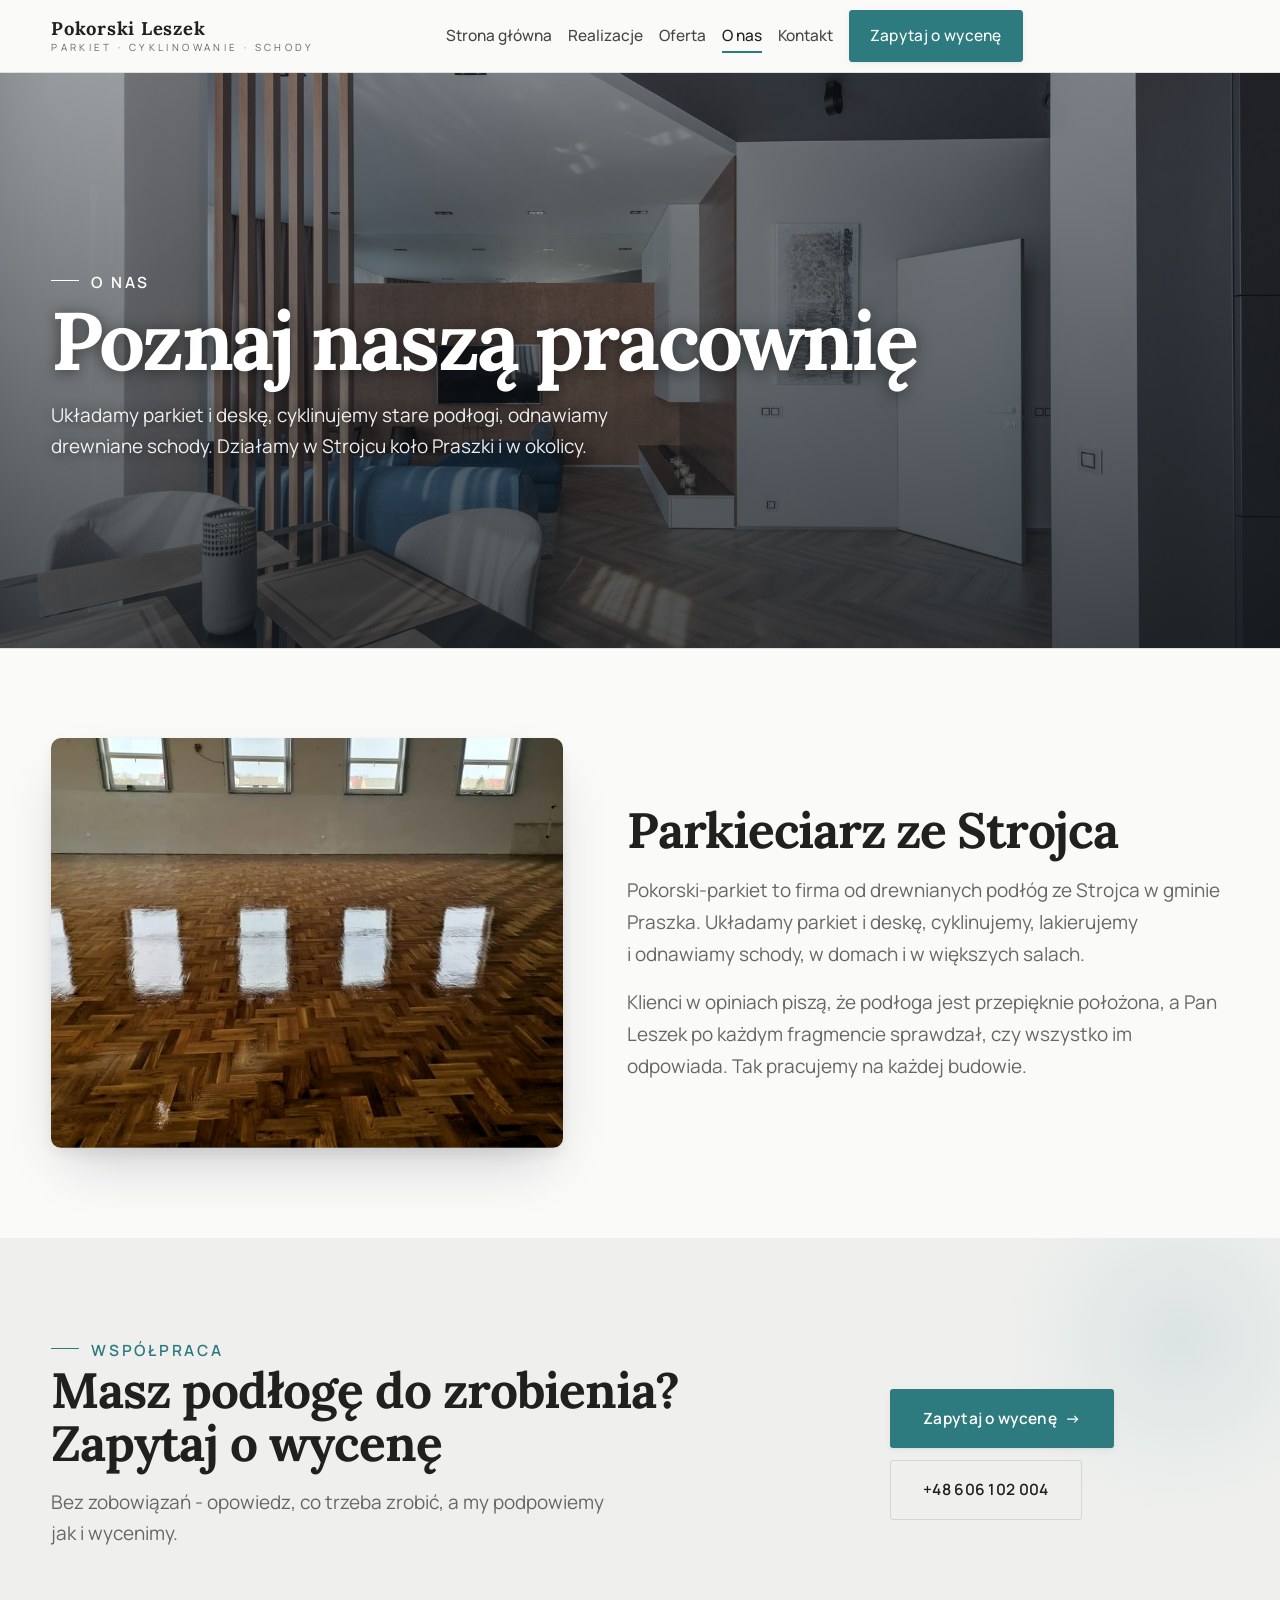
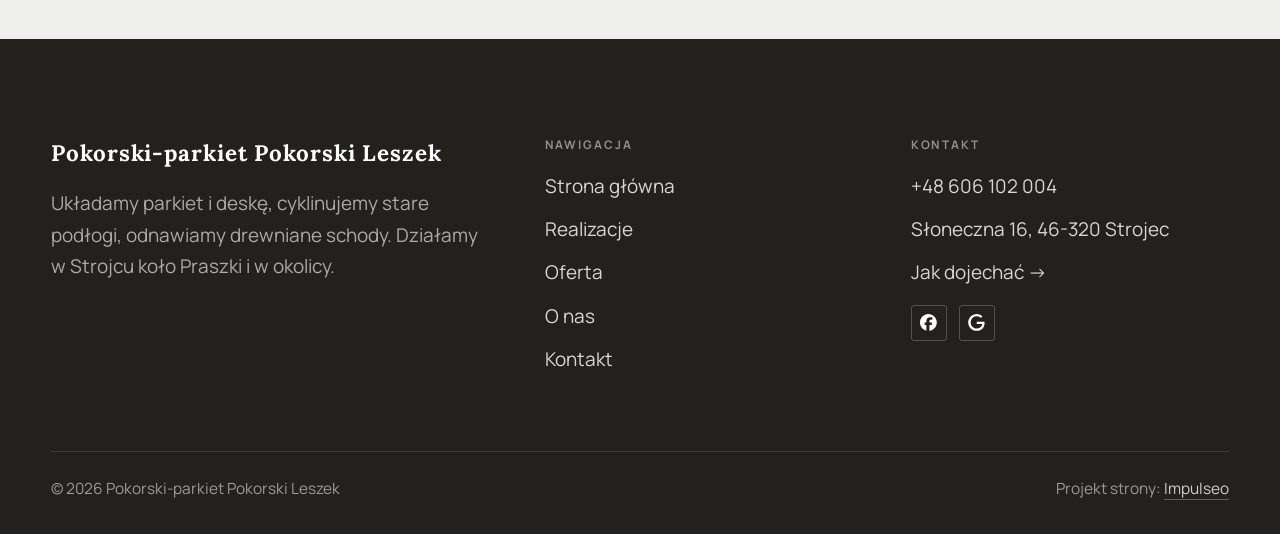
<file: o-nas.html>
<!DOCTYPE html>
<html lang="pl">
<head>
<meta charset="UTF-8">
<meta name="viewport" content="width=device-width, initial-scale=1.0">
<title>O nas - Pokorski-parkiet Pokorski Leszek</title>
<meta name="description" content="Pokorski-parkiet ze Strojca koło Praszki - układanie parkietu i podłóg drewnianych, cyklinowanie, lakierowanie, renowacja schodów. Ocena 5,0 w Google. Telefon 606 102 004.">
<link rel="canonical" href="https://kris20032.github.io/pokorski-parkiet-pokorski-leszek/o-nas.html">
<meta name="robots" content="noindex, nofollow">
<meta property="og:type" content="website">
<meta property="og:locale" content="pl_PL">
<meta property="og:site_name" content="Pokorski-parkiet Pokorski Leszek">
<meta property="og:title" content="O nas - Pokorski-parkiet Pokorski Leszek">
<meta property="og:description" content="Pokorski-parkiet ze Strojca koło Praszki - układanie parkietu i podłóg drewnianych, cyklinowanie, lakierowanie, renowacja schodów. Ocena 5,0 w Google. Telefon 606 102 004.">
<meta property="og:url" content="https://kris20032.github.io/pokorski-parkiet-pokorski-leszek/o-nas.html">
<meta property="og:image" content="https://kris20032.github.io/pokorski-parkiet-pokorski-leszek/img/og.jpg">
<meta property="og:image:width" content="1200">
<meta property="og:image:height" content="630">
<meta name="twitter:card" content="summary_large_image">
<link rel="preconnect" href="https://fonts.googleapis.com">
<link rel="preconnect" href="https://fonts.gstatic.com" crossorigin>
<link href="https://fonts.googleapis.com/css2?family=Lora:wght@500;600;700&family=Manrope:wght@400;500;600&display=swap" rel="stylesheet">
<link rel="stylesheet" href="assets/styles.css?v=2166b247">
</head>
<body>

<header class="nav">
  <div class="wrap nav-inner">
    <a class="brand" href="index.html"><span class="name">Pokorski Leszek</span><span class="sub">Parkiet · cyklinowanie · schody</span></a>
    <nav class="nav-links">
      <a href="index.html">Strona główna</a>
      <a href="realizacje.html">Realizacje</a>
      <a href="oferta.html">Oferta</a>
      <a href="o-nas.html" class="active" aria-current="page">O nas</a>
      <a href="kontakt.html">Kontakt</a>
      <a href="kontakt.html" class="btn btn-accent">Zapytaj o wycenę</a>
    </nav>
    <button class="nav-toggle" aria-label="Menu"><span></span><span></span><span></span></button>
  </div>
</header>

<main>
<section class="pagehead">
  <img src="img/ph2.jpg" alt="Pokorski-parkiet Pokorski Leszek - Poznaj naszą pracownię">
  <div class="wrap">
    <span class="eyebrow">O nas</span>
    <h1>Poznaj naszą pracownię</h1>
    <p>Układamy parkiet i deskę, cyklinujemy stare podłogi, odnawiamy drewniane schody. Działamy w Strojcu koło Praszki i w okolicy.</p>
  </div>
</section>
<section>
  <div class="wrap split">
    <div class="split-art reveal"><img src="img/g1.jpg" alt="Pokorski-parkiet Pokorski Leszek" loading="lazy" width="922" height="680" decoding="async"></div>
    <div class="split-copy reveal">
      <h2>Parkieciarz ze Strojca</h2>
      <p class="muted">Pokorski-parkiet to firma od drewnianych podłóg ze Strojca w gminie Praszka. Układamy parkiet i deskę, cyklinujemy, lakierujemy i odnawiamy schody, w domach i w większych salach.</p>
      <p class="muted">Klienci w opiniach piszą, że podłoga jest przepięknie położona, a Pan Leszek po każdym fragmencie sprawdzał, czy wszystko im odpowiada. Tak pracujemy na każdej budowie.</p>
    </div>
  </div>
</section>


<section class="cta">
  <div class="wrap">
    <div class="reveal">
      <span class="eyebrow">Współpraca</span>
      <h2>Masz podłogę do zrobienia? Zapytaj o wycenę</h2>
      <p>Bez zobowiązań - opowiedz, co trzeba zrobić, a my podpowiemy jak i wycenimy.</p>
    </div>
    <div class="cta-actions reveal">
      <a href="kontakt.html" class="btn btn-light">Zapytaj o wycenę <span class="arr">→</span></a>
      <a href="tel:+48606102004" class="btn btn-ghost btn-ghost-cta">+48 606 102 004</a>
    </div>
  </div>
</section>
</main>

<footer>
  <div class="wrap">
    <div class="foot-grid">
      <div class="foot-brand">
        <div class="name">Pokorski-parkiet Pokorski Leszek</div>
        <p>Układamy parkiet i deskę, cyklinujemy stare podłogi, odnawiamy drewniane schody. Działamy w Strojcu koło Praszki i w okolicy.</p>
      </div>
      <div class="foot-col">
        <h4>Nawigacja</h4>
        <a href="index.html">Strona główna</a>
        <a href="realizacje.html">Realizacje</a>
        <a href="oferta.html">Oferta</a>
        <a href="o-nas.html">O nas</a>
        <a href="kontakt.html">Kontakt</a>
      </div>
      <div class="foot-col">
        <h4>Kontakt</h4>
        <a href="tel:+48606102004">+48 606 102 004</a>
        <p>Słoneczna 16, 46-320 Strojec</p>
        <a href="https://maps.google.com/?cid=8095520939626736204&g_mp=Cidnb29nbGUubWFwcy5wbGFjZXMudjEuUGxhY2VzLlNlYXJjaFRleHQQAhgEIAA" target="_blank" rel="noopener">Jak dojechać →</a>
      <div class="foot-soc">
        <a class="soc" href="https://www.facebook.com/p/Pokorski-Parkiet-100055110834951/" target="_blank" rel="noopener" aria-label="Facebook - Pokorski-parkiet Pokorski Leszek"><svg viewBox="0 0 24 24" aria-hidden="true" focusable="false"><path d="M9.101 23.691v-7.98H6.627v-3.667h2.474v-1.58c0-4.085 1.848-5.978 5.858-5.978.401 0 .955.042 1.468.103a8.68 8.68 0 0 1 1.141.195v3.325a8.623 8.623 0 0 0-.653-.036 26.805 26.805 0 0 0-.733-.009c-.707 0-1.259.096-1.675.309a1.686 1.686 0 0 0-.679.622c-.258.42-.374.995-.374 1.752v1.297h3.919l-.386 2.103-.287 1.564h-3.246v8.245C19.396 23.238 24 18.179 24 12.044c0-6.627-5.373-12-12-12s-12 5.373-12 12c0 5.628 3.874 10.35 9.101 11.647Z" fill="currentColor"/></svg></a>
        <a class="soc" href="https://maps.google.com/?cid=8095520939626736204&g_mp=Cidnb29nbGUubWFwcy5wbGFjZXMudjEuUGxhY2VzLlNlYXJjaFRleHQQAhgEIAA" target="_blank" rel="noopener" aria-label="Google - Pokorski-parkiet Pokorski Leszek"><svg viewBox="0 0 24 24" aria-hidden="true" focusable="false"><path d="M12.48 10.92v3.28h7.84c-.24 1.84-.853 3.187-1.787 4.133-1.147 1.147-2.933 2.4-6.053 2.4-4.827 0-8.6-3.893-8.6-8.72s3.773-8.72 8.6-8.72c2.6 0 4.507 1.027 5.907 2.347l2.307-2.307C18.747 1.44 16.133 0 12.48 0 5.867 0 .307 5.387.307 12s5.56 12 12.173 12c3.573 0 6.267-1.173 8.373-3.36 2.16-2.16 2.84-5.213 2.84-7.667 0-.76-.053-1.467-.173-2.053H12.48z" fill="currentColor"/></svg></a>
      </div>
      </div>
    </div>
    <div class="foot-bot">
      <span>© 2026 Pokorski-parkiet Pokorski Leszek</span>
      <span>Projekt strony: <a class="foot-credit" href="https://impulseo.pl" target="_blank" rel="noopener">Impulseo</a></span>
    </div>
  </div>
</footer>
<div class="sticky-reserve"><a class="sr-book" href="kontakt.html">Zapytaj o wycenę</a><a class="sr-call" href="tel:+48606102004" aria-label="Zadzwoń"><svg class="ico-tel" width="16" height="16" viewBox="0 0 24 24" fill="none" aria-hidden="true"><path d="M6.6 10.8a15.5 15.5 0 0 0 6.6 6.6l2.2-2.2a1 1 0 0 1 1-.24 11.4 11.4 0 0 0 3.6.58 1 1 0 0 1 1 1V20a1 1 0 0 1-1 1A17 17 0 0 1 3 4a1 1 0 0 1 1-1h3.5a1 1 0 0 1 1 1c0 1.25.2 2.46.58 3.6a1 1 0 0 1-.25 1l-2.23 2.2Z" fill="currentColor"/></svg></a></div>
<div class="demo-wazne" data-do="2026-11-26" data-cykl="3" hidden><svg class="dw-ico" width="13" height="13" viewBox="0 0 24 24" fill="none" aria-hidden="true"><circle cx="12" cy="12" r="8.6" stroke="currentColor" stroke-width="1.8"/><path d="M12 7.2V12l3.3 2" stroke="currentColor" stroke-width="1.8" stroke-linecap="round"/></svg><span class="dw-txt"></span></div>

<script src="assets/main.js"></script>
</body>
</html>
</file>
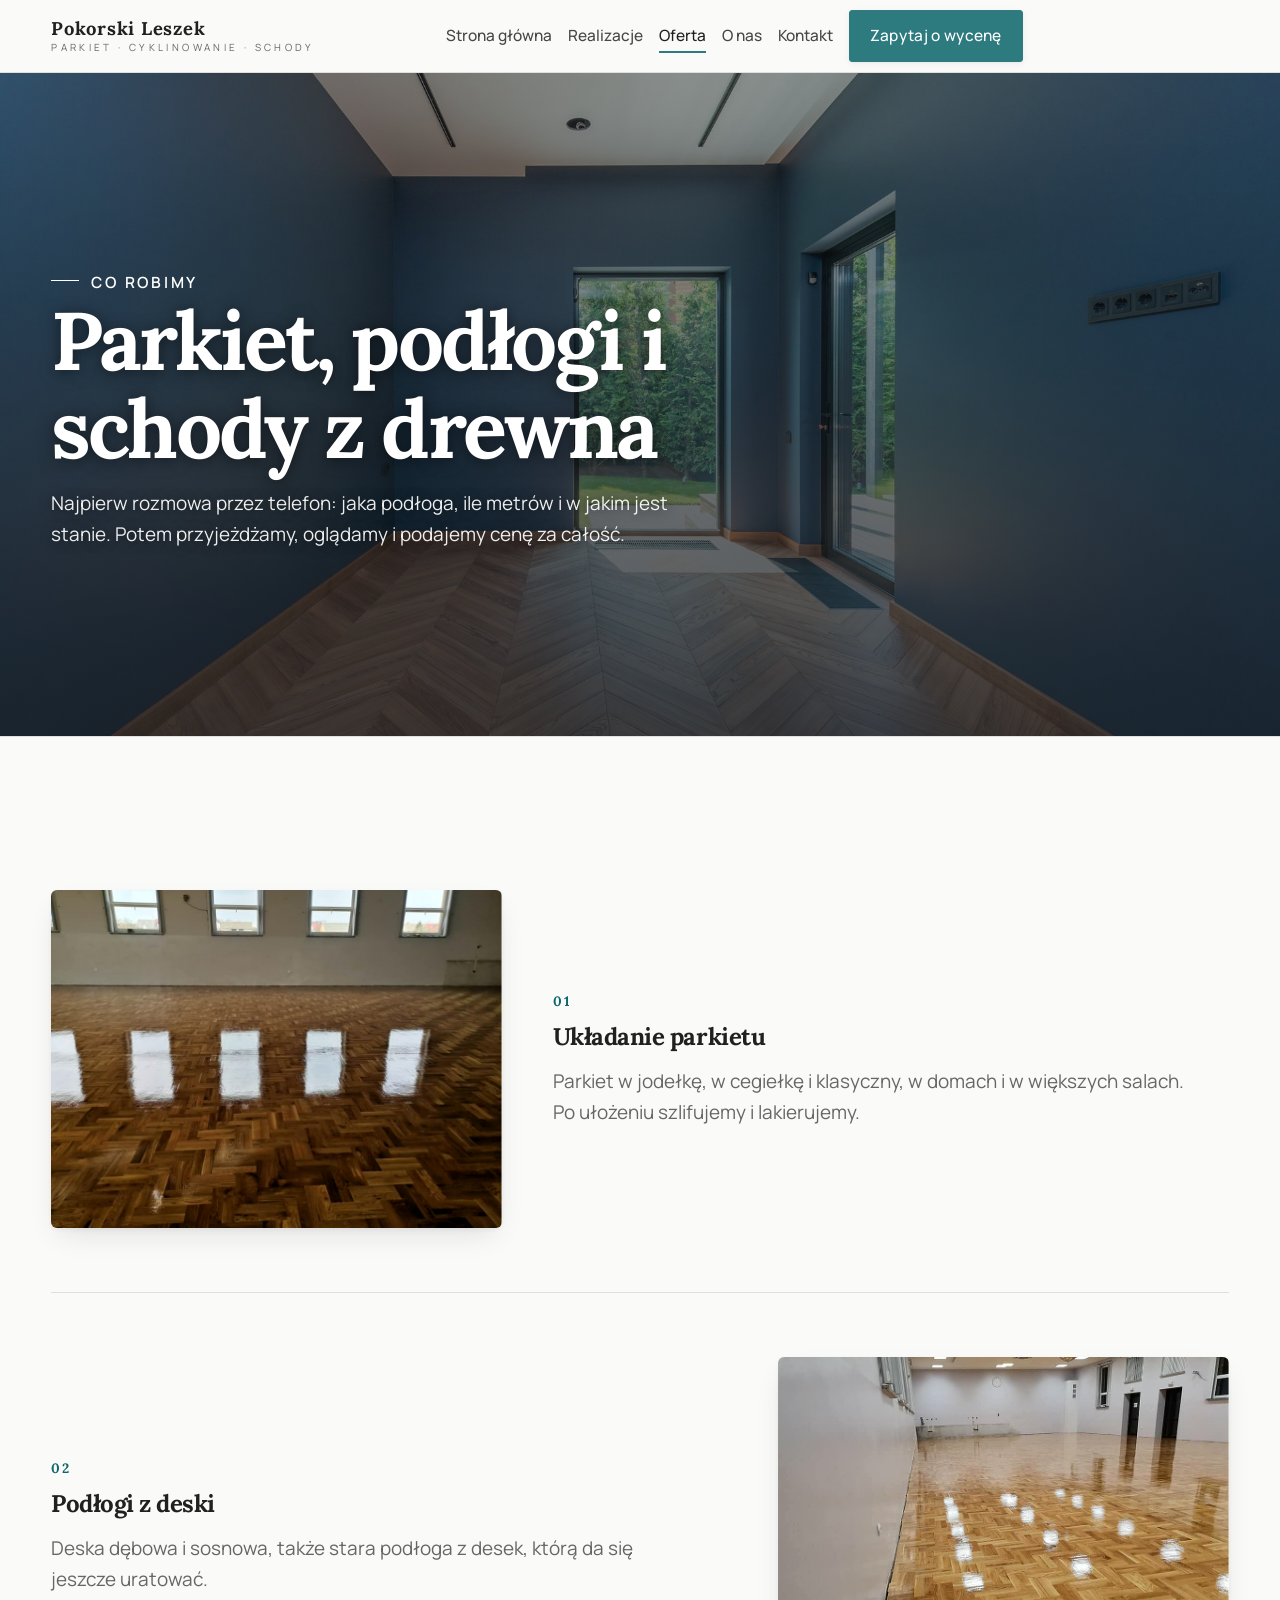
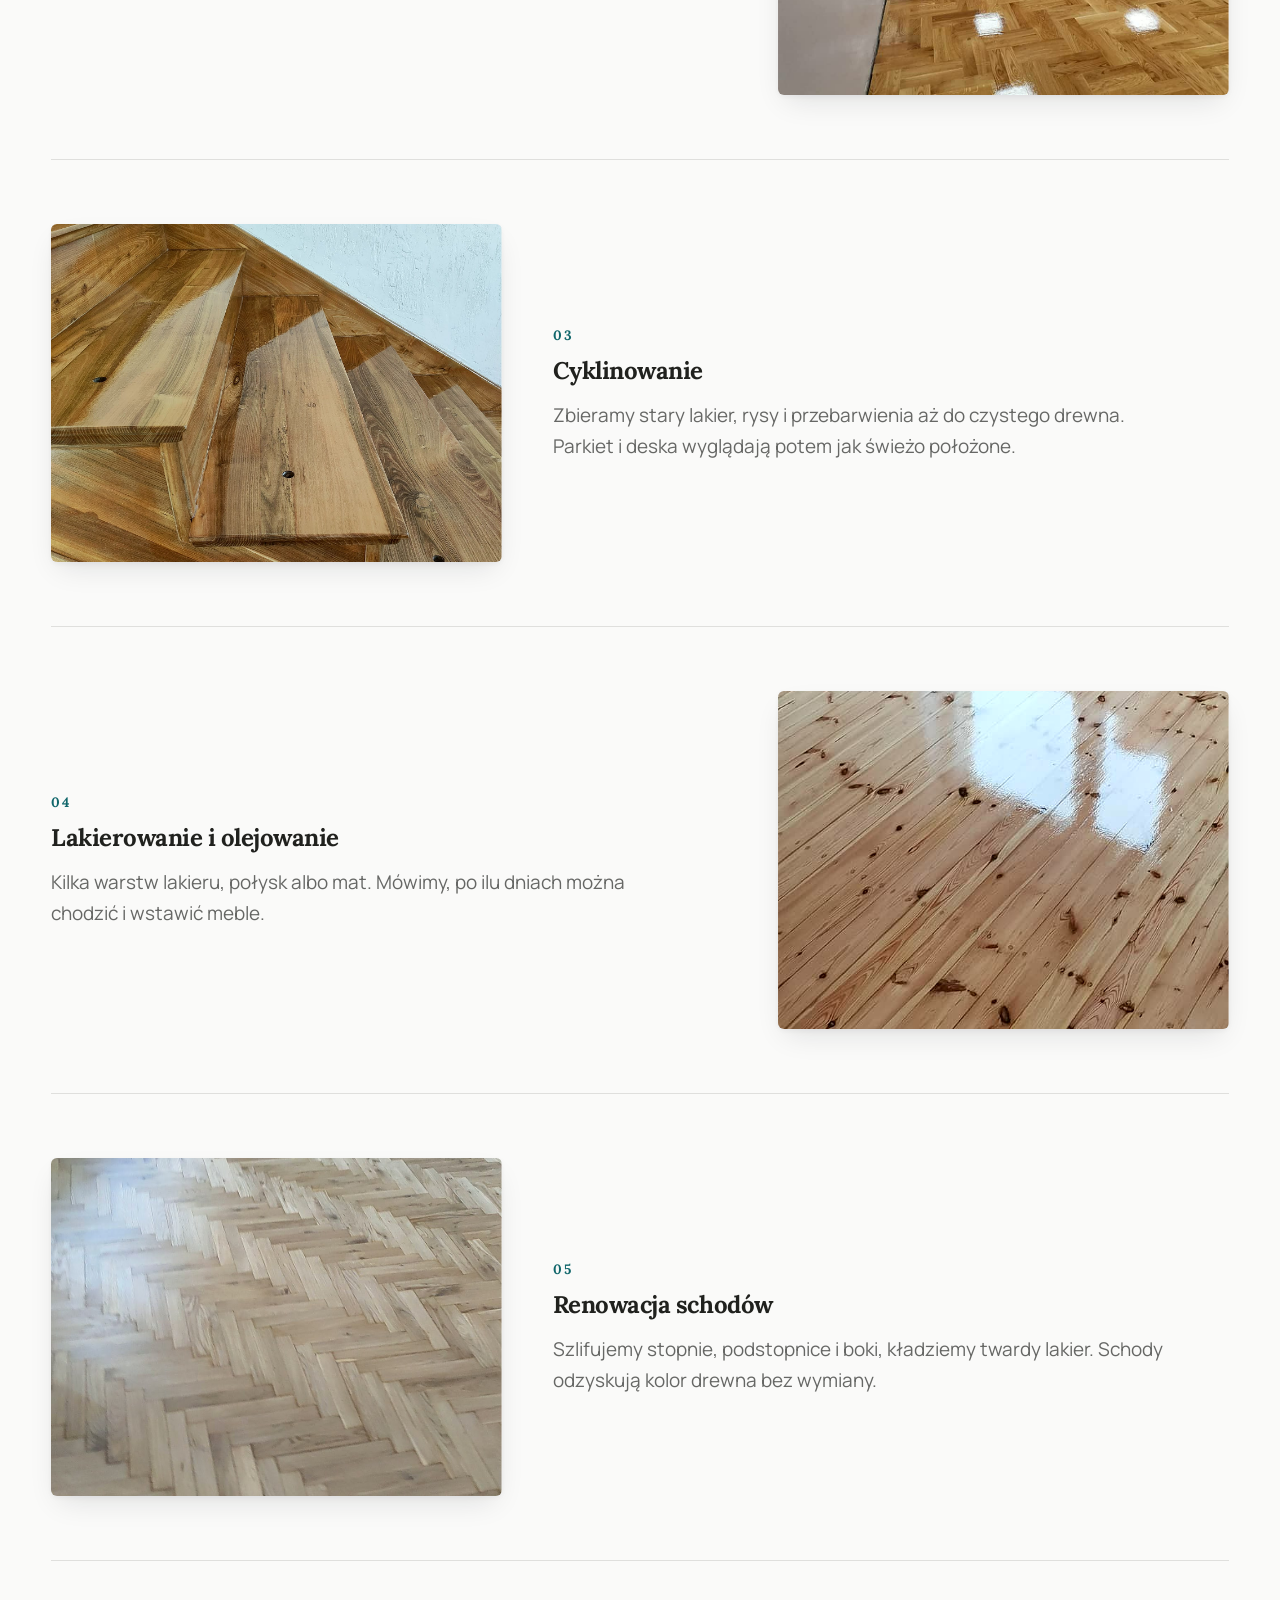
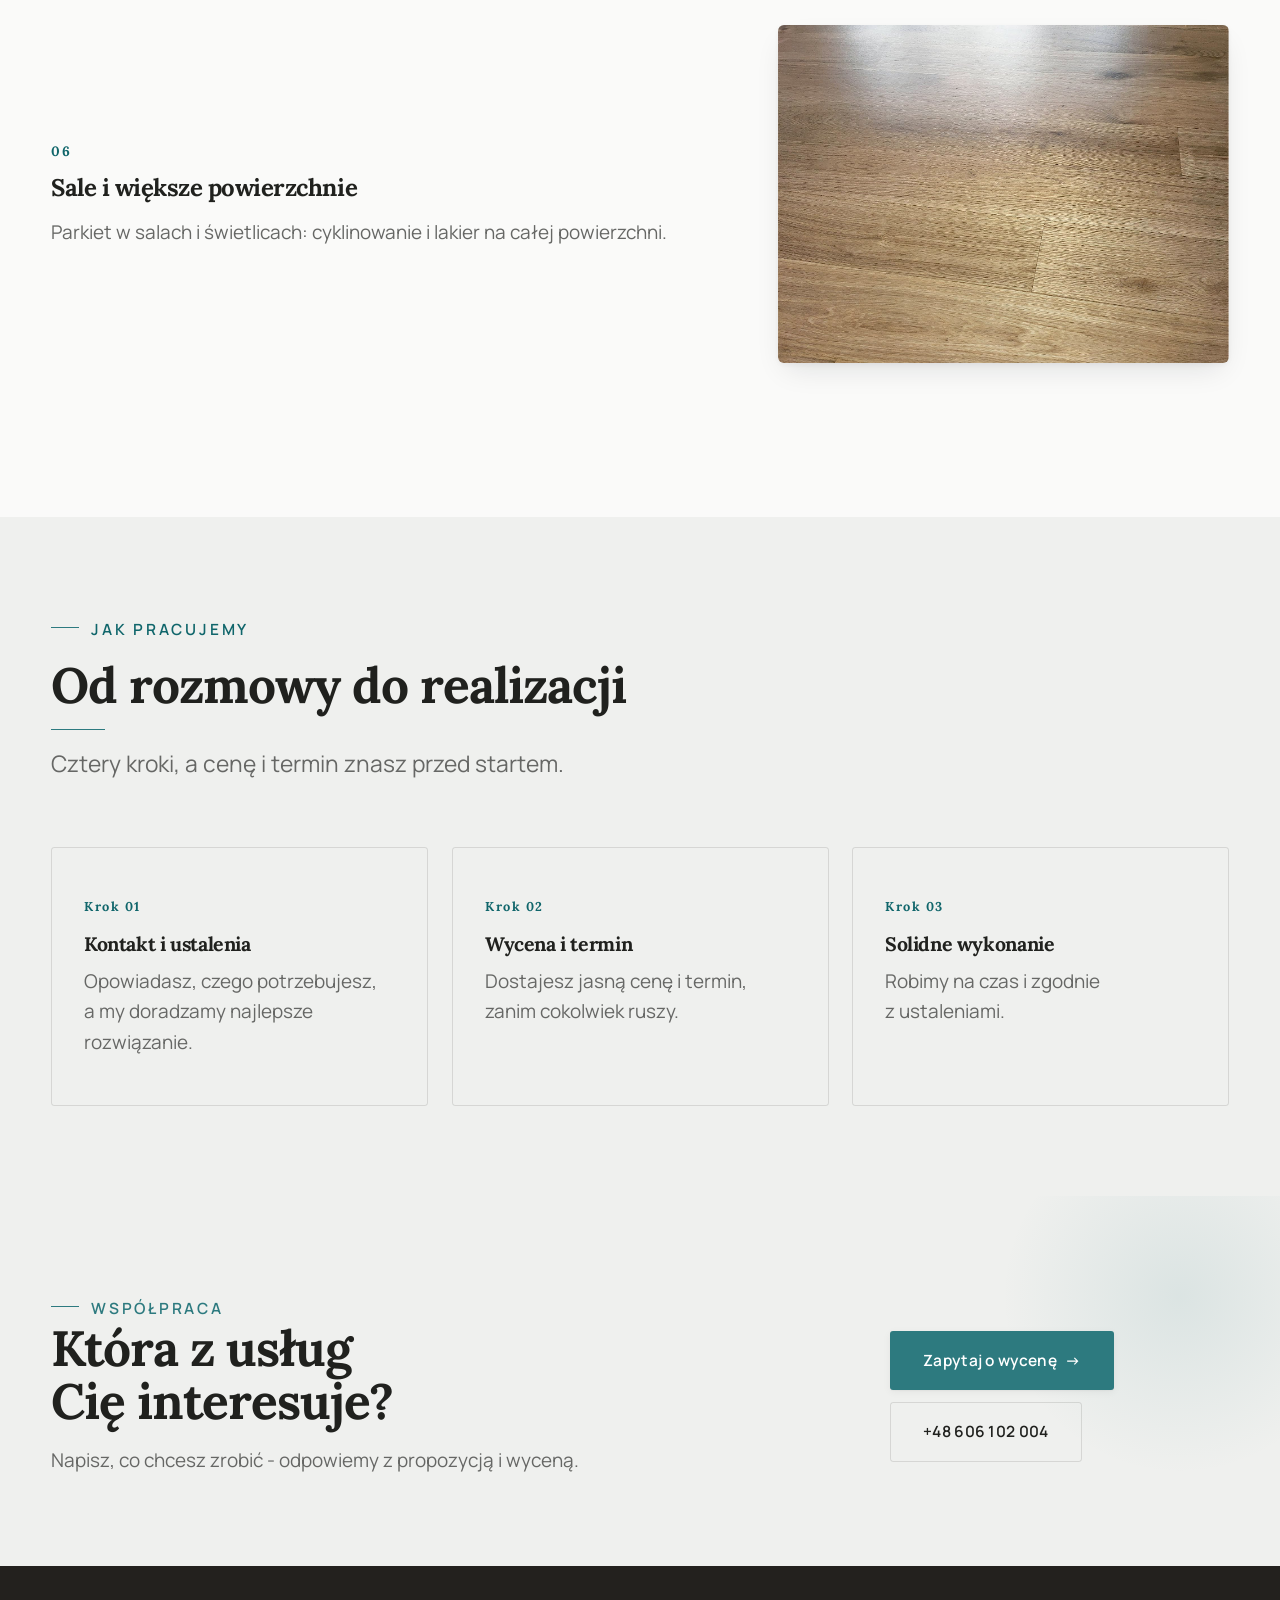
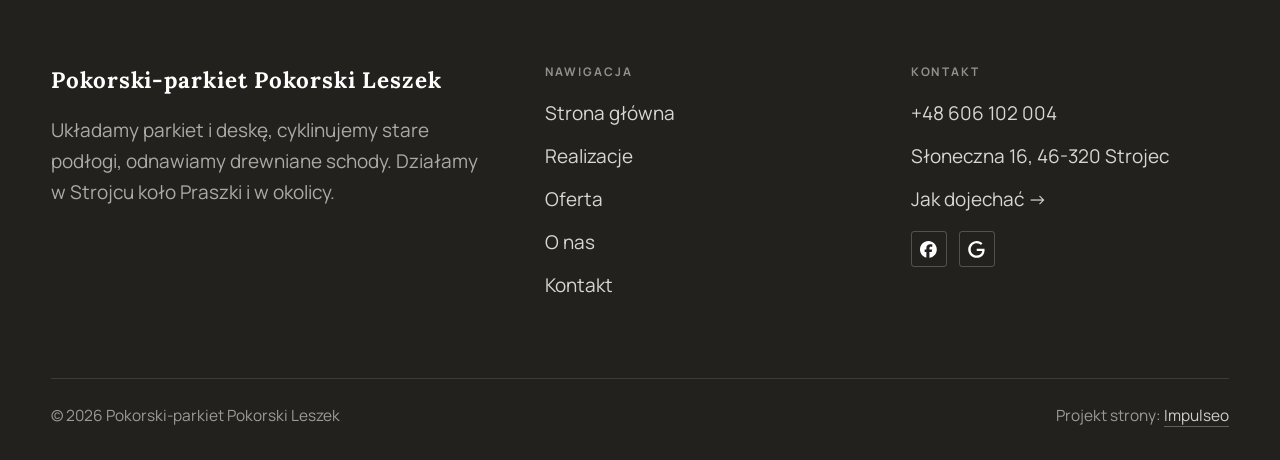
<file: oferta.html>
<!DOCTYPE html>
<html lang="pl">
<head>
<meta charset="UTF-8">
<meta name="viewport" content="width=device-width, initial-scale=1.0">
<title>Oferta - Pokorski-parkiet Pokorski Leszek</title>
<meta name="description" content="Pokorski-parkiet ze Strojca koło Praszki - układanie parkietu i podłóg drewnianych, cyklinowanie, lakierowanie, renowacja schodów. Ocena 5,0 w Google. Telefon 606 102 004.">
<link rel="canonical" href="https://kris20032.github.io/pokorski-parkiet-pokorski-leszek/oferta.html">
<meta name="robots" content="noindex, nofollow">
<meta property="og:type" content="website">
<meta property="og:locale" content="pl_PL">
<meta property="og:site_name" content="Pokorski-parkiet Pokorski Leszek">
<meta property="og:title" content="Oferta - Pokorski-parkiet Pokorski Leszek">
<meta property="og:description" content="Pokorski-parkiet ze Strojca koło Praszki - układanie parkietu i podłóg drewnianych, cyklinowanie, lakierowanie, renowacja schodów. Ocena 5,0 w Google. Telefon 606 102 004.">
<meta property="og:url" content="https://kris20032.github.io/pokorski-parkiet-pokorski-leszek/oferta.html">
<meta property="og:image" content="https://kris20032.github.io/pokorski-parkiet-pokorski-leszek/img/og.jpg">
<meta property="og:image:width" content="1200">
<meta property="og:image:height" content="630">
<meta name="twitter:card" content="summary_large_image">
<link rel="preconnect" href="https://fonts.googleapis.com">
<link rel="preconnect" href="https://fonts.gstatic.com" crossorigin>
<link href="https://fonts.googleapis.com/css2?family=Lora:wght@500;600;700&family=Manrope:wght@400;500;600&display=swap" rel="stylesheet">
<link rel="stylesheet" href="assets/styles.css?v=2166b247">
</head>
<body>

<header class="nav">
  <div class="wrap nav-inner">
    <a class="brand" href="index.html"><span class="name">Pokorski Leszek</span><span class="sub">Parkiet · cyklinowanie · schody</span></a>
    <nav class="nav-links">
      <a href="index.html">Strona główna</a>
      <a href="realizacje.html">Realizacje</a>
      <a href="oferta.html" class="active" aria-current="page">Oferta</a>
      <a href="o-nas.html">O nas</a>
      <a href="kontakt.html">Kontakt</a>
      <a href="kontakt.html" class="btn btn-accent">Zapytaj o wycenę</a>
    </nav>
    <button class="nav-toggle" aria-label="Menu"><span></span><span></span><span></span></button>
  </div>
</header>

<main>
<section class="pagehead">
  <img src="img/ph4.jpg" alt="Pokorski-parkiet Pokorski Leszek - Parkiet, podłogi i schody z drewna" width="1880" height="1255" decoding="async">
  <div class="wrap">
    <span class="eyebrow">Co robimy</span>
    <h1>Parkiet, podłogi i schody z drewna</h1>
    <p>Najpierw rozmowa przez telefon: jaka podłoga, ile metrów i w jakim jest stanie. Potem przyjeżdżamy, oglądamy i podajemy cenę za całość.</p>
  </div>
</section>
<section>
  <div class="wrap">
    <div class="svc-row reveal">
      <div class="svc-row-art"><img src="img/g1.jpg" alt="Układanie parkietu" loading="lazy" width="922" height="680" decoding="async"></div>
      <div>
        <span class="num">01</span>
        <h3>Układanie parkietu</h3>
        <p class="muted">Parkiet w jodełkę, w cegiełkę i klasyczny, w domach i w większych salach. Po ułożeniu szlifujemy i lakierujemy.</p>
      </div>
    </div>
    <div class="svc-row rev reveal">
      <div class="svc-row-art"><img src="img/g2.jpg" alt="Podłogi z deski" loading="lazy" width="960" height="720" decoding="async"></div>
      <div>
        <span class="num">02</span>
        <h3>Podłogi z deski</h3>
        <p class="muted">Deska dębowa i sosnowa, także stara podłoga z desek, którą da się jeszcze uratować.</p>
      </div>
    </div>
    <div class="svc-row reveal">
      <div class="svc-row-art"><img src="img/g3.jpg" alt="Cyklinowanie" loading="lazy" width="1600" height="2133" decoding="async"></div>
      <div>
        <span class="num">03</span>
        <h3>Cyklinowanie</h3>
        <p class="muted">Zbieramy stary lakier, rysy i przebarwienia aż do czystego drewna. Parkiet i deska wyglądają potem jak świeżo położone.</p>
      </div>
    </div>
    <div class="svc-row rev reveal">
      <div class="svc-row-art"><img src="img/g4.jpg" alt="Lakierowanie i olejowanie" loading="lazy" width="640" height="1308" decoding="async"></div>
      <div>
        <span class="num">04</span>
        <h3>Lakierowanie i olejowanie</h3>
        <p class="muted">Kilka warstw lakieru, połysk albo mat. Mówimy, po ilu dniach można chodzić i wstawić meble.</p>
      </div>
    </div>
    <div class="svc-row reveal">
      <div class="svc-row-art"><img src="img/g5.jpg" alt="Renowacja schodów" loading="lazy" width="1080" height="2160" decoding="async"></div>
      <div>
        <span class="num">05</span>
        <h3>Renowacja schodów</h3>
        <p class="muted">Szlifujemy stopnie, podstopnice i boki, kładziemy twardy lakier. Schody odzyskują kolor drewna bez wymiany.</p>
      </div>
    </div>
    <div class="svc-row rev reveal">
      <div class="svc-row-art"><img src="img/g6.jpg" alt="Sale i większe powierzchnie" loading="lazy" width="1600" height="2133" decoding="async"></div>
      <div>
        <span class="num">06</span>
        <h3>Sale i większe powierzchnie</h3>
        <p class="muted">Parkiet w salach i świetlicach: cyklinowanie i lakier na całej powierzchni.</p>
      </div>
    </div>
  </div>
</section>
<section class="trust">
  <div class="wrap">
    <div class="head reveal">
      <span class="eyebrow">Jak pracujemy</span>
      <h2>Od rozmowy do realizacji</h2>
      <p>Cztery kroki, a cenę i termin znasz przed startem.</p>
    </div>
    <div class="svc-grid">
      <div class="svc reveal"><div class="ic">Krok 01</div><h3>Kontakt i ustalenia</h3><p>Opowiadasz, czego potrzebujesz, a my doradzamy najlepsze rozwiązanie.</p></div>
      <div class="svc reveal"><div class="ic">Krok 02</div><h3>Wycena i termin</h3><p>Dostajesz jasną cenę i termin, zanim cokolwiek ruszy.</p></div>
      <div class="svc reveal"><div class="ic">Krok 03</div><h3>Solidne wykonanie</h3><p>Robimy na czas i zgodnie z ustaleniami.</p></div>
    </div>
  </div>
</section>
<section class="cta">
  <div class="wrap">
    <div class="reveal">
      <span class="eyebrow">Współpraca</span>
      <h2>Która z usług Cię interesuje?</h2>
      <p>Napisz, co chcesz zrobić - odpowiemy z propozycją i wyceną.</p>
    </div>
    <div class="cta-actions reveal">
      <a href="kontakt.html" class="btn btn-light">Zapytaj o wycenę <span class="arr">→</span></a>
      <a href="tel:+48606102004" class="btn btn-ghost btn-ghost-cta">+48 606 102 004</a>
    </div>
  </div>
</section>
</main>

<footer>
  <div class="wrap">
    <div class="foot-grid">
      <div class="foot-brand">
        <div class="name">Pokorski-parkiet Pokorski Leszek</div>
        <p>Układamy parkiet i deskę, cyklinujemy stare podłogi, odnawiamy drewniane schody. Działamy w Strojcu koło Praszki i w okolicy.</p>
      </div>
      <div class="foot-col">
        <h4>Nawigacja</h4>
        <a href="index.html">Strona główna</a>
        <a href="realizacje.html">Realizacje</a>
        <a href="oferta.html">Oferta</a>
        <a href="o-nas.html">O nas</a>
        <a href="kontakt.html">Kontakt</a>
      </div>
      <div class="foot-col">
        <h4>Kontakt</h4>
        <a href="tel:+48606102004">+48 606 102 004</a>
        <p>Słoneczna 16, 46-320 Strojec</p>
        <a href="https://maps.google.com/?cid=8095520939626736204&g_mp=Cidnb29nbGUubWFwcy5wbGFjZXMudjEuUGxhY2VzLlNlYXJjaFRleHQQAhgEIAA" target="_blank" rel="noopener">Jak dojechać →</a>
      <div class="foot-soc">
        <a class="soc" href="https://www.facebook.com/p/Pokorski-Parkiet-100055110834951/" target="_blank" rel="noopener" aria-label="Facebook - Pokorski-parkiet Pokorski Leszek"><svg viewBox="0 0 24 24" aria-hidden="true" focusable="false"><path d="M9.101 23.691v-7.98H6.627v-3.667h2.474v-1.58c0-4.085 1.848-5.978 5.858-5.978.401 0 .955.042 1.468.103a8.68 8.68 0 0 1 1.141.195v3.325a8.623 8.623 0 0 0-.653-.036 26.805 26.805 0 0 0-.733-.009c-.707 0-1.259.096-1.675.309a1.686 1.686 0 0 0-.679.622c-.258.42-.374.995-.374 1.752v1.297h3.919l-.386 2.103-.287 1.564h-3.246v8.245C19.396 23.238 24 18.179 24 12.044c0-6.627-5.373-12-12-12s-12 5.373-12 12c0 5.628 3.874 10.35 9.101 11.647Z" fill="currentColor"/></svg></a>
        <a class="soc" href="https://maps.google.com/?cid=8095520939626736204&g_mp=Cidnb29nbGUubWFwcy5wbGFjZXMudjEuUGxhY2VzLlNlYXJjaFRleHQQAhgEIAA" target="_blank" rel="noopener" aria-label="Google - Pokorski-parkiet Pokorski Leszek"><svg viewBox="0 0 24 24" aria-hidden="true" focusable="false"><path d="M12.48 10.92v3.28h7.84c-.24 1.84-.853 3.187-1.787 4.133-1.147 1.147-2.933 2.4-6.053 2.4-4.827 0-8.6-3.893-8.6-8.72s3.773-8.72 8.6-8.72c2.6 0 4.507 1.027 5.907 2.347l2.307-2.307C18.747 1.44 16.133 0 12.48 0 5.867 0 .307 5.387.307 12s5.56 12 12.173 12c3.573 0 6.267-1.173 8.373-3.36 2.16-2.16 2.84-5.213 2.84-7.667 0-.76-.053-1.467-.173-2.053H12.48z" fill="currentColor"/></svg></a>
      </div>
      </div>
    </div>
    <div class="foot-bot">
      <span>© 2026 Pokorski-parkiet Pokorski Leszek</span>
      <span>Projekt strony: <a class="foot-credit" href="https://impulseo.pl" target="_blank" rel="noopener">Impulseo</a></span>
    </div>
  </div>
</footer>
<div class="sticky-reserve"><a class="sr-book" href="kontakt.html">Zapytaj o wycenę</a><a class="sr-call" href="tel:+48606102004" aria-label="Zadzwoń"><svg class="ico-tel" width="16" height="16" viewBox="0 0 24 24" fill="none" aria-hidden="true"><path d="M6.6 10.8a15.5 15.5 0 0 0 6.6 6.6l2.2-2.2a1 1 0 0 1 1-.24 11.4 11.4 0 0 0 3.6.58 1 1 0 0 1 1 1V20a1 1 0 0 1-1 1A17 17 0 0 1 3 4a1 1 0 0 1 1-1h3.5a1 1 0 0 1 1 1c0 1.25.2 2.46.58 3.6a1 1 0 0 1-.25 1l-2.23 2.2Z" fill="currentColor"/></svg></a></div>
<div class="demo-wazne" data-do="2026-11-26" data-cykl="3" hidden><svg class="dw-ico" width="13" height="13" viewBox="0 0 24 24" fill="none" aria-hidden="true"><circle cx="12" cy="12" r="8.6" stroke="currentColor" stroke-width="1.8"/><path d="M12 7.2V12l3.3 2" stroke="currentColor" stroke-width="1.8" stroke-linecap="round"/></svg><span class="dw-txt"></span></div>

<script src="assets/main.js"></script>
</body>
</html>
</file>
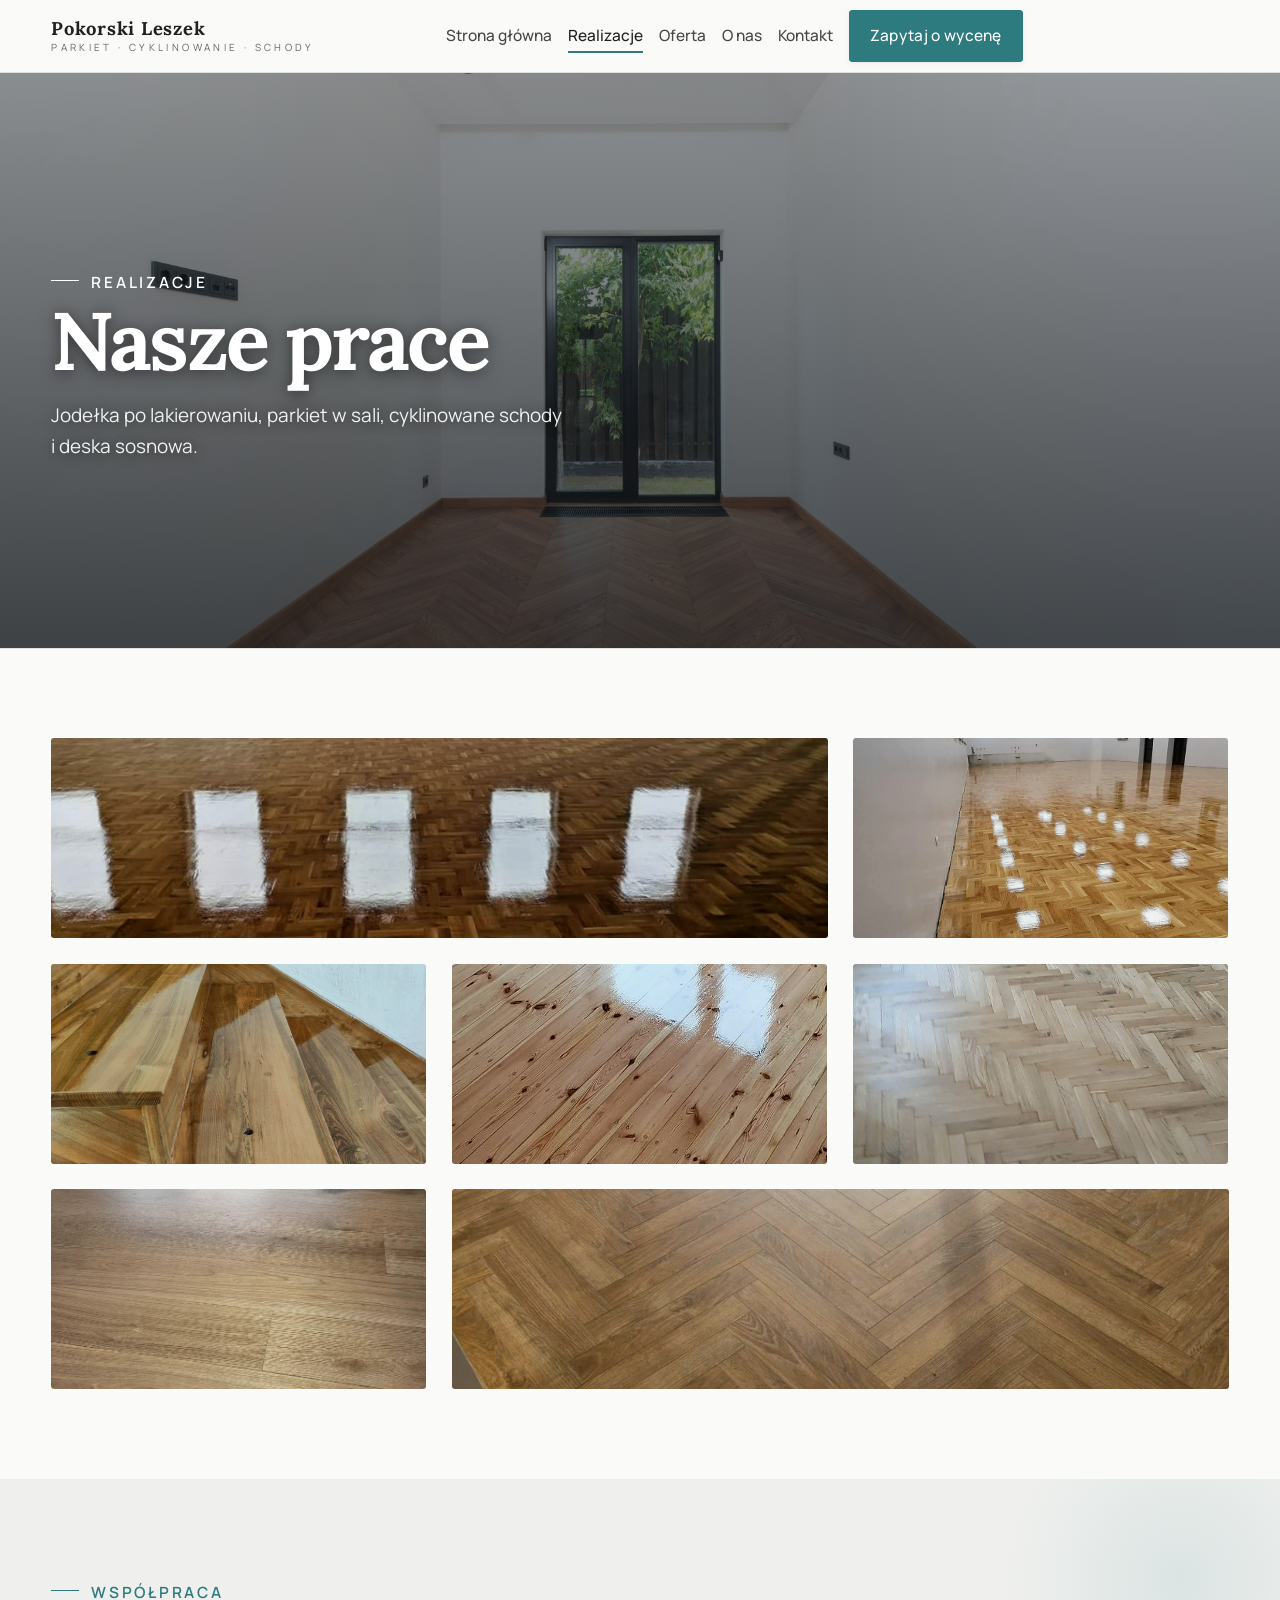
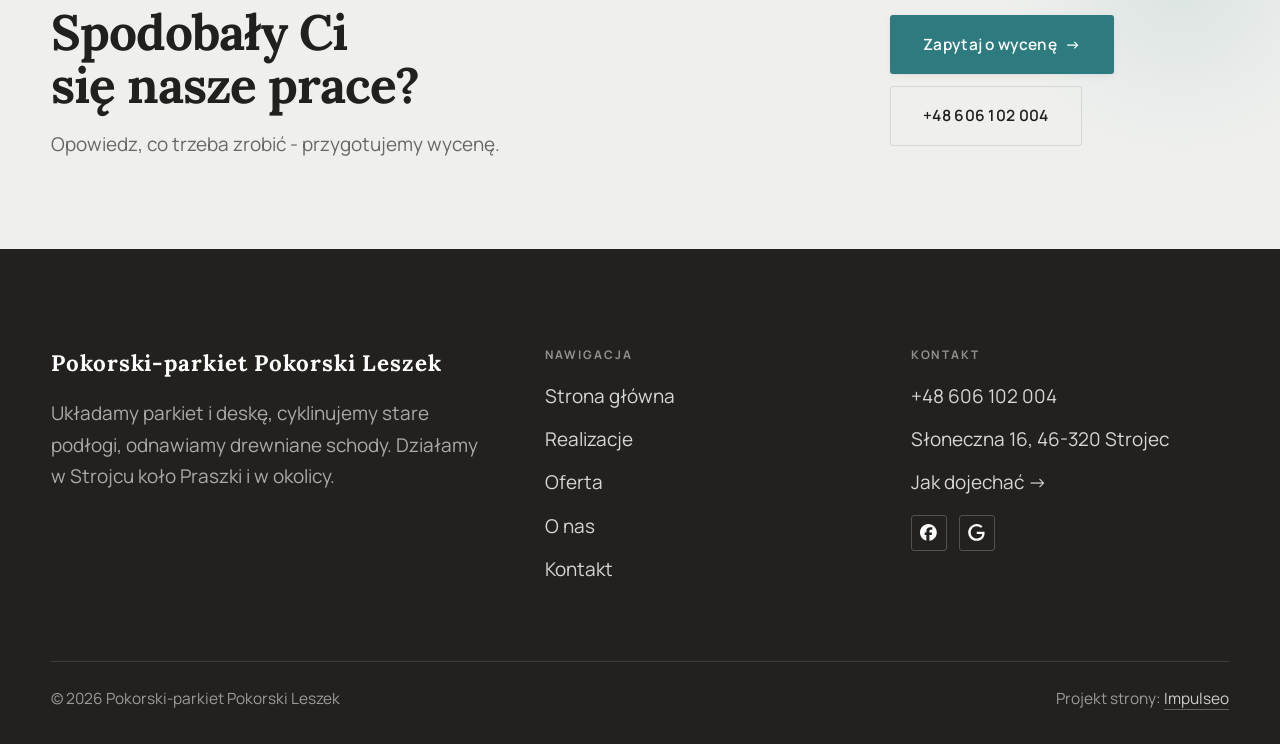
<file: realizacje.html>
<!DOCTYPE html>
<html lang="pl">
<head>
<meta charset="UTF-8">
<meta name="viewport" content="width=device-width, initial-scale=1.0">
<title>Realizacje - Pokorski-parkiet Pokorski Leszek</title>
<meta name="description" content="Realizacje Pokorski-parkiet Pokorski Leszek: Jodełka w sali po lakierowaniu, Parkiet w dużej sali, Odnowione schody drewniane, Deska sosnowa na wysoki połysk, Jasna jodełka">
<link rel="canonical" href="https://kris20032.github.io/pokorski-parkiet-pokorski-leszek/realizacje.html">
<meta name="robots" content="noindex, nofollow">
<meta property="og:type" content="website">
<meta property="og:locale" content="pl_PL">
<meta property="og:site_name" content="Pokorski-parkiet Pokorski Leszek">
<meta property="og:title" content="Realizacje - Pokorski-parkiet Pokorski Leszek">
<meta property="og:description" content="Realizacje Pokorski-parkiet Pokorski Leszek: Jodełka w sali po lakierowaniu, Parkiet w dużej sali, Odnowione schody drewniane, Deska sosnowa na wysoki połysk, Jasna jodełka">
<meta property="og:url" content="https://kris20032.github.io/pokorski-parkiet-pokorski-leszek/realizacje.html">
<meta property="og:image" content="https://kris20032.github.io/pokorski-parkiet-pokorski-leszek/img/og.jpg">
<meta property="og:image:width" content="1200">
<meta property="og:image:height" content="630">
<meta name="twitter:card" content="summary_large_image">
<link rel="preconnect" href="https://fonts.googleapis.com">
<link rel="preconnect" href="https://fonts.gstatic.com" crossorigin>
<link href="https://fonts.googleapis.com/css2?family=Lora:wght@500;600;700&family=Manrope:wght@400;500;600&display=swap" rel="stylesheet">
<link rel="stylesheet" href="assets/styles.css?v=2166b247">
</head>
<body>

<header class="nav">
  <div class="wrap nav-inner">
    <a class="brand" href="index.html"><span class="name">Pokorski Leszek</span><span class="sub">Parkiet · cyklinowanie · schody</span></a>
    <nav class="nav-links">
      <a href="index.html">Strona główna</a>
      <a href="realizacje.html" class="active" aria-current="page">Realizacje</a>
      <a href="oferta.html">Oferta</a>
      <a href="o-nas.html">O nas</a>
      <a href="kontakt.html">Kontakt</a>
      <a href="kontakt.html" class="btn btn-accent">Zapytaj o wycenę</a>
    </nav>
    <button class="nav-toggle" aria-label="Menu"><span></span><span></span><span></span></button>
  </div>
</header>

<main>
<section class="pagehead">
  <img src="img/ph1.jpg" alt="Pokorski-parkiet Pokorski Leszek - Nasze prace">
  <div class="wrap">
    <span class="eyebrow">Realizacje</span>
    <h1>Nasze prace</h1>
    <p>Jodełka po lakierowaniu, parkiet w sali, cyklinowane schody i deska sosnowa.</p>
  </div>
</section>
<section>
  <div class="wrap">
    <div class="gallery">
      <div class="tile t-two3 reveal"><img src="img/g1.jpg" alt="Pokorski-parkiet Pokorski Leszek" loading="lazy" width="922" height="680" decoding="async"></div>
      <div class="tile t-third reveal"><img src="img/g2.jpg" alt="Pokorski-parkiet Pokorski Leszek" loading="lazy" width="960" height="720" decoding="async"></div>
      <div class="tile t-third reveal"><img src="img/g3.jpg" alt="Pokorski-parkiet Pokorski Leszek" loading="lazy" width="1600" height="2133" decoding="async"></div>
      <div class="tile t-third reveal"><img src="img/g4.jpg" alt="Pokorski-parkiet Pokorski Leszek" loading="lazy" width="640" height="1308" decoding="async"></div>
      <div class="tile t-third reveal"><img src="img/g5.jpg" alt="Pokorski-parkiet Pokorski Leszek" loading="lazy" width="1080" height="2160" decoding="async"></div>
      <div class="tile t-third reveal"><img src="img/g6.jpg" alt="Pokorski-parkiet Pokorski Leszek" loading="lazy" width="1600" height="2133" decoding="async"></div>
      <div class="tile t-two3 reveal"><img src="img/about.jpg" alt="Pokorski-parkiet Pokorski Leszek" loading="lazy" width="1162" height="1418" decoding="async"></div>
    </div>
  </div>
</section>
<section class="cta">
  <div class="wrap">
    <div class="reveal">
      <span class="eyebrow">Współpraca</span>
      <h2>Spodobały Ci się nasze prace?</h2>
      <p>Opowiedz, co trzeba zrobić - przygotujemy wycenę.</p>
    </div>
    <div class="cta-actions reveal">
      <a href="kontakt.html" class="btn btn-light">Zapytaj o wycenę <span class="arr">→</span></a>
      <a href="tel:+48606102004" class="btn btn-ghost btn-ghost-cta">+48 606 102 004</a>
    </div>
  </div>
</section>
</main>

<footer>
  <div class="wrap">
    <div class="foot-grid">
      <div class="foot-brand">
        <div class="name">Pokorski-parkiet Pokorski Leszek</div>
        <p>Układamy parkiet i deskę, cyklinujemy stare podłogi, odnawiamy drewniane schody. Działamy w Strojcu koło Praszki i w okolicy.</p>
      </div>
      <div class="foot-col">
        <h4>Nawigacja</h4>
        <a href="index.html">Strona główna</a>
        <a href="realizacje.html">Realizacje</a>
        <a href="oferta.html">Oferta</a>
        <a href="o-nas.html">O nas</a>
        <a href="kontakt.html">Kontakt</a>
      </div>
      <div class="foot-col">
        <h4>Kontakt</h4>
        <a href="tel:+48606102004">+48 606 102 004</a>
        <p>Słoneczna 16, 46-320 Strojec</p>
        <a href="https://maps.google.com/?cid=8095520939626736204&g_mp=Cidnb29nbGUubWFwcy5wbGFjZXMudjEuUGxhY2VzLlNlYXJjaFRleHQQAhgEIAA" target="_blank" rel="noopener">Jak dojechać →</a>
      <div class="foot-soc">
        <a class="soc" href="https://www.facebook.com/p/Pokorski-Parkiet-100055110834951/" target="_blank" rel="noopener" aria-label="Facebook - Pokorski-parkiet Pokorski Leszek"><svg viewBox="0 0 24 24" aria-hidden="true" focusable="false"><path d="M9.101 23.691v-7.98H6.627v-3.667h2.474v-1.58c0-4.085 1.848-5.978 5.858-5.978.401 0 .955.042 1.468.103a8.68 8.68 0 0 1 1.141.195v3.325a8.623 8.623 0 0 0-.653-.036 26.805 26.805 0 0 0-.733-.009c-.707 0-1.259.096-1.675.309a1.686 1.686 0 0 0-.679.622c-.258.42-.374.995-.374 1.752v1.297h3.919l-.386 2.103-.287 1.564h-3.246v8.245C19.396 23.238 24 18.179 24 12.044c0-6.627-5.373-12-12-12s-12 5.373-12 12c0 5.628 3.874 10.35 9.101 11.647Z" fill="currentColor"/></svg></a>
        <a class="soc" href="https://maps.google.com/?cid=8095520939626736204&g_mp=Cidnb29nbGUubWFwcy5wbGFjZXMudjEuUGxhY2VzLlNlYXJjaFRleHQQAhgEIAA" target="_blank" rel="noopener" aria-label="Google - Pokorski-parkiet Pokorski Leszek"><svg viewBox="0 0 24 24" aria-hidden="true" focusable="false"><path d="M12.48 10.92v3.28h7.84c-.24 1.84-.853 3.187-1.787 4.133-1.147 1.147-2.933 2.4-6.053 2.4-4.827 0-8.6-3.893-8.6-8.72s3.773-8.72 8.6-8.72c2.6 0 4.507 1.027 5.907 2.347l2.307-2.307C18.747 1.44 16.133 0 12.48 0 5.867 0 .307 5.387.307 12s5.56 12 12.173 12c3.573 0 6.267-1.173 8.373-3.36 2.16-2.16 2.84-5.213 2.84-7.667 0-.76-.053-1.467-.173-2.053H12.48z" fill="currentColor"/></svg></a>
      </div>
      </div>
    </div>
    <div class="foot-bot">
      <span>© 2026 Pokorski-parkiet Pokorski Leszek</span>
      <span>Projekt strony: <a class="foot-credit" href="https://impulseo.pl" target="_blank" rel="noopener">Impulseo</a></span>
    </div>
  </div>
</footer>
<div class="sticky-reserve"><a class="sr-book" href="kontakt.html">Zapytaj o wycenę</a><a class="sr-call" href="tel:+48606102004" aria-label="Zadzwoń"><svg class="ico-tel" width="16" height="16" viewBox="0 0 24 24" fill="none" aria-hidden="true"><path d="M6.6 10.8a15.5 15.5 0 0 0 6.6 6.6l2.2-2.2a1 1 0 0 1 1-.24 11.4 11.4 0 0 0 3.6.58 1 1 0 0 1 1 1V20a1 1 0 0 1-1 1A17 17 0 0 1 3 4a1 1 0 0 1 1-1h3.5a1 1 0 0 1 1 1c0 1.25.2 2.46.58 3.6a1 1 0 0 1-.25 1l-2.23 2.2Z" fill="currentColor"/></svg></a></div>
<div class="demo-wazne" data-do="2026-11-26" data-cykl="3" hidden><svg class="dw-ico" width="13" height="13" viewBox="0 0 24 24" fill="none" aria-hidden="true"><circle cx="12" cy="12" r="8.6" stroke="currentColor" stroke-width="1.8"/><path d="M12 7.2V12l3.3 2" stroke="currentColor" stroke-width="1.8" stroke-linecap="round"/></svg><span class="dw-txt"></span></div>

<script src="assets/main.js"></script>
</body>
</html>
</file>
<file: assets/styles.css>
/* ============================================================
   STOLBASZ — premium, architektoniczny B2B fit-out
   Jasna paleta, zero brązu. System wg premium-web-craft.
   Projekt strony: Impulseo (impulseo.pl)
   ============================================================ */

:root{
  /* PALETA — jasna, architektoniczna, chłodna */
  --paper:#F3F1EC;          /* główne tło */
  --paper-2:#E6E3DB;        /* sekcje alternatywne (chłodny jasny szary) */
  --paper-3:#E6E3DB;        /* delikatne wypełnienia */
  --ink:#23211E;            /* tekst główny — chłodny grafit */
  --ink-soft:#43403A;       /* nagłówki drugorzędne */
  --muted:#87837A;          /* tekst poboczny */
  --line:rgba(35,33,30,.12);/* hairline */
  --accent:#8A6B3C;         /* stonowany petrol-slate — jedyny akcent */
  --accent-d:#6E5430;
  --accent-soft:rgba(138,107,60,.10);
  --dark:#23211E;           /* sekcje ciemne (stopka/CTA) */

  /* HOVER ZDJĘĆ — JEDEN standard dla całego silnika (decyzja K. 04.08.2026, artefakt z wariantami).
     AKTUALNE (K.+Szymon 09.08.2026, wybór z artefaktu 6 wariantów): zoom 1.05 przy 1.4s -
     przy tak długim czasie mocniejszy kadr NIE skacze, tylko „oddycha". Poprzedni standard
     (1.02 / .55s z 04.08) odbierany jako dynamiczny i szybki.
     Spoczynek lekko przygaszony, ale TYLKO tam, gdzie jest mysz (@media hover:hover) —
     na telefonie zdjęcia zostają w pełnej jasności. */
  --img-zoom:1.05;                   /* K.+Szymon 09.08: wariant F z artefaktu porównawczego */
  --img-rest:brightness(.95) saturate(.99);
  --img-hot:brightness(1.06) saturate(1.05);
  --img-dur:1.4s;                    /* K.+Szymon 09.08 (wariant F): powoli = elegancko */
  --img-ease:cubic-bezier(.16,.84,.44,1);  /* miękki ogon, efekt „oddychania" */

  /* ODSTĘPY — skala 4/8 */
  --space-1:4px; --space-2:8px; --space-3:12px; --space-4:16px; --space-5:24px;
  --space-6:32px; --space-7:48px; --space-8:64px; --space-9:96px; --space-10:128px;

  /* TYPOGRAFIA — fluid clamp() (skala podbita 16.07.2026: większe, czytelniejsze litery — uwaga Adama) */
  --text-sm:clamp(.9rem,.87rem + .12vw,1rem);
  --text-base:clamp(1.08rem,1.04rem + .18vw,1.2rem);
  --text-lg:clamp(1.24rem,1.15rem + .34vw,1.44rem);
  --text-h3:clamp(1.34rem,1.22rem + .55vw,1.66rem);
  --text-h2:clamp(2.1rem,1.66rem + 2.1vw,3.1rem);
  --text-h1:clamp(2.9rem,2.1rem + 4vw,5.1rem);

  /* PROMIENIE — architektoniczne, raczej ostre */
  --r-sm:3px; --r-md:6px; --r-lg:10px;

  /* RUCH */
  --ease:cubic-bezier(.25,.46,.45,.94); --dur:.24s;

  /* CIENIE — miękkie, warstwowe */
  --sh-sm:0 1px 2px rgba(16,24,32,.04), 0 2px 8px rgba(16,24,32,.05);
  --sh-md:0 2px 6px rgba(16,24,32,.05), 0 12px 28px -8px rgba(16,24,32,.12);
  --sh-lg:0 6px 14px rgba(16,24,32,.07), 0 26px 56px -18px rgba(16,24,32,.22);

  --hairline:1px solid var(--line);

  --font-display:'Lora',serif;
  --font-body:'Manrope',sans-serif;
}

*{box-sizing:border-box;margin:0;padding:0}
html{scroll-behavior:smooth}
body{
  font-family:var(--font-body);
  font-size:var(--text-base);
  line-height:1.65;
  color:var(--ink);
  background:var(--paper);
  -webkit-font-smoothing:antialiased;
  text-rendering:optimizeLegibility;
}
img{max-width:100%;height:auto;display:block}  /* height:auto = width/height z atrybutów trzyma proporcje (TOP#12) */
a{color:inherit;text-decoration:none}

.wrap{width:min(92%,1180px);margin-inline:auto}
section{padding-block:clamp(52px,6.5vw,96px)}

h1,h2,h3{font-family:var(--font-display);font-weight:700;line-height:1.08;letter-spacing:-.02em;color:var(--ink)}
h1{font-size:var(--text-h1);letter-spacing:-.035em}
h2{font-size:var(--text-h2);letter-spacing:-.025em}
h3{font-size:var(--text-h3)}
/* MIARA — długość wiersza. WCAG 2.2 SC 1.4.8: max 80 znaków; Butterick: 45–90.
   68ch daje realnie 72–78 znaków polskiego tekstu, czyli z zapasem pod granicą.
   Wcześniej limit miał TYLKO <p> — <li>, <blockquote> i <dd> nie miały żadnego,
   i to jedyny powód, dla którego 23 bloki na dwóch oddanych stronach jadą po
   83–106 znaków w wierszu (pomiar 07.08.2026, bramka `miara`).
   ⚠️ Listy i definicje ograniczamy TYLKO bez klasy: `ul`/`ol` z klasą to u nas
   układ (siatki kafli, menu), a nie tekst ciągły — tam miarę wyznacza układ. */
/* 60ch, nie 68ch (K. 10.08): po zmianie fontów na węższe kroje (DM Sans i spółka)
   w 68ch mieściło się ~90 znaków - bramka pikselowa słusznie zgłaszała przekroczenie
   granicy 80. Pomiar na żywej przeglądarce: 60ch = 90 znaków, 53ch = ~78 znaków, czyli normę WCAG 1.4.8. */
:root{ --miara:53ch }
p{max-width:min(100%,var(--miara))}
blockquote,
ul:not([class])>li, ol:not([class])>li,
dl:not([class])>dd{max-width:min(100%,var(--miara))}

/* ⚠️ Świadomie BEZ wyjątku `.tile p,.card p,.svc p{max-width:none}`, choć nasuwa się sam:
   te akapity BYŁY już ograniczone (stare `p{max-width:65ch}`), więc „wyjątek" nie odblokowałby
   niczego nowego — tylko ROZLUŹNIŁ stan sprzed zmiany na wszystkich demach naraz.
   `figcaption` żadna z reguł wyżej nie dotyczy, więc też nie potrzebuje zwolnienia. */

/* ŁAMANIE. `balance` wyrównuje długości wierszy w nagłówku, `pretty` pilnuje ostatniego
   wiersza akapitu, żeby nie został w nim jeden wyraz. Obsługiwane od Chrome 117 /
   Safari 17.5; starsze przeglądarki po prostu ignorują tę własność.
   `text-wrap:pretty` nie występowało dotąd ANI RAZ w silniku ani w repo klientów. */
h1,h2,h3,.lead,.lede{text-wrap:balance}
p,li,blockquote,dd{text-wrap:pretty}

.eyebrow{
  font-family:var(--font-body);
  font-size:var(--text-sm);
  font-weight:600;
  letter-spacing:.18em;
  text-transform:uppercase;
  color:var(--accent);
  display:inline-flex;align-items:center;gap:var(--space-3);
}
/* flex:none + margin-top = kreska trzyma się PIERWSZEJ linii. Wcześniej align-items:center
   centrowało ją względem całego bloku i przy zawinięciu (długi kicker typu
   „…WNĘTRZ · LESZNO · OD 2019") druga linia lądowała z brzydkim wcięciem. */
.eyebrow{align-items:flex-start}
.eyebrow>*,.eyebrow{text-wrap:balance}   /* dlugi kicker lamal sie na sierote typu samo „2019" w drugiej linii */
.eyebrow::before{content:"";width:28px;height:1px;background:var(--accent);display:inline-block;flex:none;margin-top:.62em}

.muted{color:var(--muted)}
.lead{font-size:var(--text-lg);line-height:1.55;color:var(--ink-soft);max-width:50ch}

/* ---------- BUTTONS ---------- */
.btn{
  display:inline-flex;align-items:center;gap:var(--space-2);
  font-weight:600;font-size:var(--text-sm);letter-spacing:.02em;
  padding:var(--space-4) var(--space-6);
  border-radius:var(--r-sm);
  transition:transform var(--dur) var(--ease),box-shadow var(--dur) var(--ease),background var(--dur) var(--ease);
  cursor:pointer;border:1px solid transparent;
}
.btn-accent{background:var(--accent);color:#fff;box-shadow:var(--sh-sm)}
.btn-accent:hover{background:var(--accent-d);transform:translateY(-2px);box-shadow:var(--sh-md)}
.btn-accent:active{transform:translateY(0);box-shadow:var(--sh-sm)}
.btn-ghost{background:transparent;color:var(--ink);border-color:var(--line)}
.btn-ghost:hover{border-color:var(--accent);color:var(--accent);transform:translateY(-2px)}
.btn-light{background:#fff;color:var(--ink);box-shadow:var(--sh-sm)}
.btn-light:hover{transform:translateY(-2px);box-shadow:var(--sh-md)}
.btn .arr{transition:transform var(--dur) var(--ease)}
.btn:hover .arr{transform:translateX(4px)}

/* ---------- NAV ---------- */
.nav{
  position:sticky;top:0;z-index:50;
  background:color-mix(in srgb,var(--paper) 88%,transparent);
  backdrop-filter:saturate(140%) blur(10px);
  border-bottom:var(--hairline);
}
.nav-inner{display:flex;align-items:center;justify-content:space-between;gap:var(--space-5);height:72px}
/* ANTY-NACHODZENIE (K. 05.08.2026): długa nazwa firmy + przycisk z pełnym numerem nie mieściły się w pasku
   i flex ściskał linki PONIŻEJ ich treści - "Kontakt" wchodził na ramkę "Zadzwoń +48 ...". Teraz ustępuje
   nazwa marki (skrót wielokropkiem), a menu i przycisk nigdy się nie kurczą ani nie zachodzą na siebie. */
.brand{display:flex;flex-direction:column;line-height:1;min-width:0;flex:0 1 auto}
.brand .name{font-family:var(--font-display);font-weight:800;font-size:1.35rem;letter-spacing:.04em;white-space:nowrap;overflow:hidden;text-overflow:ellipsis}
.brand .sub{font-size:.62rem;letter-spacing:.34em;text-transform:uppercase;color:var(--muted);margin-top:5px;white-space:nowrap;overflow:hidden;text-overflow:ellipsis}
.nav-links{display:flex;align-items:center;gap:var(--space-6);flex:0 0 auto}
.nav-links a{font-size:var(--text-sm);font-weight:500;color:var(--ink-soft);position:relative;padding-block:4px;white-space:nowrap;transition:color var(--dur) var(--ease)}
.nav-links a::after{content:"";position:absolute;left:0;bottom:0;width:0;height:1.5px;background:var(--accent);transition:width var(--dur) var(--ease)}
.nav-links a:hover,.nav-links a.active{color:var(--ink)}
.nav-links a:hover::after,.nav-links a.active::after{width:100%}
.nav-links .btn{padding:var(--space-2) var(--space-5)}
/* przyciski w nav: właściwy kolor (przebij .nav-links a) + bez podkreślenia */
.nav-links a.btn-accent{color:#fff}
.nav-links a.btn-ghost,.nav-links a.btn-light{color:var(--ink)}
/* CTA w pasku: NIE podkreślenie spod linków menu, ale ten sam przelatujący błysk,
   co na wszystkich innych przyciskach (zgłoszenie K. 13.08.2026 - „na hero jest efekt
   światła przechodzącego przez przycisk, na navbarze go nie ma, a mają być identyczne").
   Reguła `.nav-links a::after` jest silniejsza od `.btn::after`, więc trzeba jej
   geometrię wyzerować i wpisać połysk z nazwy - samo `display:none` gasiło efekt. */
.nav-links a.btn::after{
  display:block;content:"";position:absolute;inset:0;z-index:-1;pointer-events:none;
  width:auto;height:auto;border-radius:inherit;   /* kasuje geometrię podkreślenia (width:0;height:1.5px) */
  background:linear-gradient(100deg,transparent 32%,rgba(255,255,255,.20) 50%,transparent 68%);
  translate:-120% 0}
@media (prefers-reduced-motion:no-preference){
  .nav-links a.btn:hover::after{translate:120% 0;transition:translate .75s var(--mt-ease,cubic-bezier(.16,.84,.44,1))}
}
.nav-toggle{display:none;background:none;border:none;cursor:pointer;flex-direction:column;gap:5px;padding:8px}
.nav-toggle span{width:24px;height:2px;background:var(--ink);transition:var(--dur)}
/* Ciasny zakres MIĘDZY menu mobilnym a pełnym pulpitem: zbijamy odstępy i nazwę marki,
   żeby wszystko zmieściło się naturalnie, zanim w ogóle dojdzie do skracania wielokropkiem. */
@media(max-width:1280px) and (min-width:921px){
  .nav-links{gap:var(--space-4)}
  .nav-links .btn{padding:var(--space-2) var(--space-4)}
  .brand .name{font-size:1.15rem}
}

/* ---------- HERO (split) ---------- */
.hero{position:relative;overflow:hidden;border-bottom:var(--hairline)}
.hero-grid{display:grid;grid-template-columns:1.05fr .95fr;gap:clamp(24px,4vw,60px);align-items:center;
  padding-block:clamp(36px,4.5vw,64px)}
.hero-copy .eyebrow{margin-bottom:var(--space-5)}
.hero-copy h1{margin-bottom:var(--space-5)}
.hero-copy .lead{margin-bottom:var(--space-7)}
.hero-actions{display:flex;flex-wrap:wrap;gap:var(--space-4)}
.hero-art{position:relative;aspect-ratio:4/3;border-radius:var(--r-lg);overflow:hidden;box-shadow:var(--sh-lg)}
.hero-art img{width:100%;height:100%;object-fit:cover}
.hero-art::after{content:"";position:absolute;inset:0;background:linear-gradient(180deg,transparent 55%,rgba(18,24,28,.28))}
.hero-badge{position:absolute;left:var(--space-5);bottom:var(--space-5);z-index:2;
  background:rgba(252,252,251,.94);backdrop-filter:blur(4px);
  border-radius:var(--r-md);padding:var(--space-4) var(--space-5);box-shadow:var(--sh-md);max-width:78%}
.hero-badge strong{display:block;font-family:var(--font-display);font-size:1rem;letter-spacing:-.01em}
.hero-badge span{font-size:var(--text-sm);color:var(--muted)}

/* ---------- HERO duży / kinowy (strona główna) ---------- */
.hero-cine{position:relative;min-height:clamp(560px,82vh,840px);min-height:clamp(560px,82svh,840px);display:flex;align-items:center;overflow:hidden;border-bottom:var(--hairline)}
.hero-cine>img{position:absolute;inset:0;width:100%;height:100%;object-fit:cover;z-index:0}
.hero-cine::after{content:"";position:absolute;inset:0;z-index:1;
  background:linear-gradient(95deg,rgba(13,18,23,.86) 0%,rgba(13,18,23,.64) 32%,rgba(13,18,23,.24) 62%,rgba(13,18,23,.04) 100%)}
.hero-cine .wrap{position:relative;z-index:2;padding-block:var(--space-8)}
.hero-cine .hero-copy{max-width:660px}
.hero-cine .eyebrow{color:#fff;margin-bottom:var(--space-5)}
.hero-cine .eyebrow::before{background:#fff}
.hero-cine h1{color:#fff;margin-bottom:var(--space-5);font-size:clamp(2.9rem,2rem + 4.4vw,5.2rem);text-wrap:balance}
.hero-cine .lead{color:rgba(255,255,255,.92);max-width:48ch;margin-bottom:var(--space-7)}
.hero-cine .hero-actions{display:flex;flex-wrap:wrap;gap:var(--space-4)}
/* NISKIE OKNO (laptop z dokiem i paskami przeglądarki ma ~700-780 px wysokości widoku):
   H1 do 5.2rem + długi lead nie mieściły się i przyciski wypadały POD krawędź ekranu -
   klient widział stronę bez ani jednego CTA. Skalujemy w dół, zamiast przycinać treść. */
@media(min-width:821px) and (max-height:820px){
  .hero-cine{min-height:clamp(520px,94svh,780px)}
  .hero-cine .wrap{padding-block:var(--space-6)}
  .hero-cine h1{font-size:clamp(2.2rem,1.5rem + 2.6vw,3.6rem);margin-bottom:var(--space-4)}
  .hero-cine .eyebrow{margin-bottom:var(--space-4)}
  .hero-cine .lead{margin-bottom:var(--space-5);max-width:44ch}
}
@media(max-width:680px){
  .hero-cine{min-height:clamp(520px,76vh,640px);min-height:clamp(520px,76svh,640px);align-items:flex-end}
  .hero-cine::after{background:linear-gradient(0deg,rgba(13,18,23,.9) 6%,rgba(13,18,23,.45) 55%,rgba(13,18,23,.25) 100%)}
  .hero-cine .wrap{padding-bottom:var(--space-9)}
  /* TELEFON (~90% oglądających): lead potrafił zająć 8 linii i zepchnąć CTA poza pierwszy ekran.
     Zwężamy interlinię i skalę - treści nie ucinamy, bo to ona sprzedaje. */
  .hero-cine .lead{font-size:.98rem;line-height:1.5;margin-bottom:var(--space-5)}
  .hero-cine .eyebrow{font-size:.72rem;letter-spacing:.13em;margin-bottom:var(--space-4)}
  .hero-cine .eyebrow::before{width:20px}
  .hero-cine h1{margin-bottom:var(--space-4)}
}

/* full-bleed hero variant (podstrony) */
.pagehead{position:relative;min-height:46vh;min-height:46svh;display:flex;align-items:flex-end;overflow:hidden;border-bottom:var(--hairline)}
.pagehead img{position:absolute;inset:0;width:100%;height:100%;object-fit:cover}
/* 10.08.2026 (decyzja K.): mocniejsze przyciemnienie + cień pod tekstem. Bramka mierzyła na
   nagłówkach podstron 3,38-3,43:1 przy wymaganych 4,5 — jasne zdjęcie (hala, śnieg, niebo)
   podchodziło pod biały tekst. Zdjęcia klientów są różne, więc kontrast musi dawać WARSTWA,
   a nie szczęśliwy dobór kadru. */
.pagehead::after{content:"";position:absolute;inset:0;background:linear-gradient(180deg,rgba(18,24,28,.40),rgba(18,24,28,.76))}
.pagehead .wrap{position:relative;z-index:2;padding-block:var(--space-9);color:#fff}
.pagehead h1{color:#fff;max-width:18ch;text-shadow:0 2px 16px rgba(0,0,0,.55)}
.pagehead .eyebrow{color:#fff}
.pagehead .eyebrow::before{background:#fff}
.pagehead p{color:rgba(255,255,255,.92);margin-top:var(--space-4);max-width:54ch;text-shadow:0 1px 12px rgba(0,0,0,.5)}

/* ---------- STRIP (pasek skrótów / liczby) ---------- */
.strip{background:var(--dark);color:#fff}
/* PASEK HASEŁ — standard 04.08.2026 (decyzja K.): 5 haseł w JEDNYM rzędzie, tekst WYŚRODKOWANY,
   węższe marginesy boczne niż reszta strony (pasek ma iść szerzej), równe wysokości kolumn. */
.strip .wrap{width:min(96%,1440px);display:grid;grid-template-columns:repeat(5,1fr);
  gap:var(--space-5);padding-block:var(--space-7);align-items:stretch}
.strip .item .k{font-family:var(--font-display);font-size:clamp(1.05rem,.82rem + .85vw,1.55rem);
  font-weight:800;letter-spacing:-.02em;color:#fff;line-height:1.18;text-wrap:balance}
.strip .item .v{font-size:var(--text-sm);color:rgba(255,255,255,.66);margin-top:var(--space-2);line-height:1.4}
.strip .item{border-left:2px solid var(--accent);padding-inline:var(--space-4);
  text-align:center;display:flex;flex-direction:column;justify-content:center}
/* liczba kolumn = liczba haseł, żeby ostatnie nie zostawało samo w drugim rzędzie.
   Klasę n-N nadaje multipage.py; domyślnie (bez klasy) pasek jest 5-kolumnowy. */
.strip.n-2 .wrap{grid-template-columns:repeat(2,1fr)}
.strip.n-3 .wrap{grid-template-columns:repeat(3,1fr)}
.strip.n-4 .wrap{grid-template-columns:repeat(4,1fr);gap:var(--space-6)}
.strip.n-4 .item .k{font-size:clamp(1.3rem,1rem + 1.1vw,2rem)}
.strip.n-6 .wrap{grid-template-columns:repeat(6,1fr);gap:var(--space-4)}
.strip.n-6 .item .k{font-size:clamp(.98rem,.8rem + .7vw,1.35rem)}
/* równe łamanie: zamiast "długa linia + jedno słowo" obie linie zbliżonej długości */
.strip .item .k{text-wrap:balance}

/* ---------- SECTION HEAD ---------- */
.head{max-width:48rem;margin-bottom:var(--space-8)}
.head.center{margin-inline:auto;text-align:center}
.head .eyebrow{margin-bottom:var(--space-4)}
.head h2{margin-bottom:var(--space-4)}
.head p{color:var(--muted);font-size:var(--text-lg);line-height:1.55}
.head.center p{margin-inline:auto}

/* ---------- INTRO SPLIT ---------- */
.split{display:grid;grid-template-columns:.92fr 1.08fr;gap:clamp(28px,5vw,80px);align-items:center}
.split.rev{grid-template-columns:1.08fr .92fr}
.split.rev .split-art{order:-1}
.split-art{position:relative;aspect-ratio:5/4;border-radius:var(--r-lg);overflow:hidden;box-shadow:var(--sh-lg)}
.split-art img{width:100%;height:100%;object-fit:cover}
.split-copy h2{margin-bottom:var(--space-5)}
.split-copy p+p{margin-top:var(--space-4)}
.split-copy .btn{margin-top:var(--space-6)}

/* ---------- SERVICES (zakres) ---------- */
.svc-grid{display:grid;grid-template-columns:repeat(auto-fit,minmax(280px,1fr));gap:var(--space-5)}
.svc{background:#fff;border:var(--hairline);border-radius:var(--r-md);padding:var(--space-7) var(--space-6);
  transition:transform var(--dur) var(--ease),box-shadow var(--dur) var(--ease),border-color var(--dur) var(--ease);
  position:relative;overflow:hidden}
.svc::before{content:"";position:absolute;left:0;top:0;width:3px;height:0;background:var(--accent);transition:height var(--dur) var(--ease)}
.svc:hover{transform:translateY(-4px);box-shadow:var(--sh-md);border-color:transparent}
.svc:hover::before{height:100%}
.svc .ic{font-family:var(--font-display);font-size:.8rem;font-weight:700;letter-spacing:.12em;color:var(--accent);margin-bottom:var(--space-4)}
.svc h3{margin-bottom:var(--space-3);font-size:1.22rem}
.svc p{color:var(--muted);font-size:var(--text-base);line-height:1.6}

/* big detailed service rows */
.svc-row{display:grid;grid-template-columns:.8fr 1.2fr;gap:clamp(20px,4vw,60px);align-items:center;padding-block:var(--space-8)}
.svc-row+.svc-row{border-top:var(--hairline)}
.svc-row.rev{grid-template-columns:1.2fr .8fr}
/* Naprzemienny układ wierszy oferty: co drugi wiersz ma zdjęcie po PRAWEJ.
   Było `order:-1` — martwy kod, bo zdjęcie i tak jest pierwszym dzieckiem w HTML,
   więc wszystkie wiersze wyglądały identycznie (zdjęcie zawsze z lewej), a `rev`
   zmieniało tylko szerokość kolumn. Znalezione 29.07.2026 przy różnicowaniu kierunków
   animacji (pomiar pozycji: art.mid 390/502 przy row.mid 756 — zawsze lewa strona). */
.svc-row.rev .svc-row-art{order:2}
.svc-row-art{aspect-ratio:4/3;border-radius:var(--r-md);overflow:hidden;box-shadow:var(--sh-md)}
.svc-row-art img{width:100%;height:100%;object-fit:cover}
.svc-row h3{font-size:1.5rem;margin-bottom:var(--space-4)}
.svc-row .num{font-family:var(--font-display);font-size:.85rem;font-weight:700;letter-spacing:.14em;color:var(--accent);display:block;margin-bottom:var(--space-3)}
.svc-row ul{list-style:none;margin-top:var(--space-4);display:flex;flex-direction:column;gap:var(--space-2)}
.svc-row li{position:relative;padding-left:var(--space-5);color:var(--muted);font-size:var(--text-base)}
.svc-row li::before{content:"";position:absolute;left:0;top:.62em;width:8px;height:1px;background:var(--accent)}

/* ---------- GALLERY (realizacje) ---------- */
.gallery{display:grid;grid-template-columns:repeat(12,1fr);gap:var(--space-4);grid-auto-rows:200px}
/* GALERIA MASONRY — pionowe zdjęcia (portrety beauty/wellness) bez przycinania: kolumny, height auto */
.gallery-masonry{column-count:3;column-gap:var(--space-4)}
@media(max-width:900px){.gallery-masonry{column-count:2}}
@media(max-width:560px){.gallery-masonry{column-count:1}}
.gallery-masonry .m-tile{break-inside:avoid;margin:0 0 var(--space-4);padding:0;position:relative;overflow:hidden;border-radius:var(--r-md);border:1px solid var(--line)}
.gallery-masonry .m-tile img{width:100%;height:auto;display:block}
.gallery-masonry .m-tile .cap{position:absolute;left:0;right:0;bottom:0;padding:var(--space-4);color:#fff;background:linear-gradient(0deg,rgba(0,0,0,.55),transparent);font-size:var(--text-sm)}
.gallery-masonry .m-tile .cap small{display:block;font-weight:400;opacity:.78;letter-spacing:.04em;text-transform:uppercase;font-size:.66rem;margin-top:3px}
.tile{position:relative;overflow:hidden;border-radius:var(--r-md);box-shadow:var(--sh-sm);
  transition:transform var(--dur) var(--ease),box-shadow var(--dur) var(--ease)}
.tile img{width:100%;height:100%;object-fit:cover;
  transition:transform var(--img-dur) var(--img-ease),filter var(--img-dur) var(--img-ease)}
.tile:hover{box-shadow:var(--sh-md)}
.tile .cap{position:absolute;left:0;right:0;bottom:0;padding:var(--space-5) var(--space-4) var(--space-4);
  /* mocniejszy spad + cien pod tekstem: na JASNYCH zdjeciach klienta (biale fronty, sciany)
     slaby gradient dawal kontrast ~1.5:1 zamiast wymaganych 3.6:1 (bramka wygladu, 10.08.2026) */
  background:linear-gradient(transparent 10%,rgba(18,24,28,.55) 40%,rgba(18,24,28,.88) 68%,rgba(18,24,28,.99));color:#fff;
  text-shadow:0 1px 2px rgba(0,0,0,.85),0 2px 10px rgba(0,0,0,.55);
  font-size:var(--text-sm);font-weight:600;letter-spacing:.01em;
  opacity:0;transform:translateY(8px);transition:var(--dur) var(--ease)}
.tile:hover .cap{opacity:1;transform:translateY(0)}
.tile .cap small{display:block;font-weight:400;opacity:.78;letter-spacing:.04em;text-transform:uppercase;font-size:.66rem;margin-top:3px}
/* bento spans */
.t-wide{grid-column:span 6}
.t-tall{grid-column:span 6;grid-row:span 2}
.t-std{grid-column:span 6}
.t-third{grid-column:span 4}
.t-two3{grid-column:span 8}

/* ---------- TRUST / WIARYGODNOŚĆ ---------- */
.trust{background:var(--paper-2)}
.trust-grid{display:grid;grid-template-columns:repeat(auto-fit,minmax(240px,1fr));gap:var(--space-5);margin-top:var(--space-7)}
.trust-card{background:#fff;border-radius:var(--r-md);padding:var(--space-7) var(--space-6);box-shadow:var(--sh-sm);border-top:3px solid var(--accent)}
.trust-card .big{font-family:var(--font-display);font-size:clamp(1.8rem,1.3rem + 1.6vw,2.6rem);font-weight:800;letter-spacing:-.02em;color:var(--ink);line-height:1}
.trust-card h3{font-size:1.12rem;margin:var(--space-3) 0 var(--space-2)}
.trust-card p{color:var(--muted);font-size:var(--text-base);line-height:1.55}

/* ---------- CTA band ---------- */
.cta{background:var(--dark);color:#fff;position:relative;overflow:hidden}
/* telefon w CTA: na ciemnym tle biały (domyślnie), rodziny z JASNYM tłem CTA
   nadpisują to u siebie - wcześniej kolor siedział w stylu inline i wygrywał z rodziną. */
.cta .btn-ghost-cta{color:#fff;border-color:rgba(255,255,255,.3)}
.cta .wrap{display:grid;grid-template-columns:1.4fr .6fr;gap:var(--space-7);align-items:center;position:relative;z-index:2}
.cta h2{color:#fff;max-width:20ch}
.cta p{color:rgba(255,255,255,.74);margin-top:var(--space-4)}
.cta-actions{display:flex;flex-direction:column;gap:var(--space-3);align-items:flex-start}
.cta::before{content:"";position:absolute;right:-80px;top:-80px;width:360px;height:360px;border-radius:50%;
  background:radial-gradient(circle,var(--accent-soft),transparent 70%)}

/* ---------- CONTACT ---------- */
.contact-grid{display:grid;grid-template-columns:.85fr 1.15fr;gap:clamp(28px,4vw,56px);align-items:start}
.info-list{display:flex;flex-direction:column;gap:var(--space-2)}
.info-row{display:flex;gap:var(--space-4);align-items:flex-start;padding-block:var(--space-4);border-bottom:var(--hairline)}
.info-row .ic{flex:none;width:42px;height:42px;display:grid;place-items:center;border-radius:50%;
  background:var(--accent-soft);color:var(--accent);font-size:1.05rem}
.info-row .lbl{font-size:.72rem;letter-spacing:.14em;text-transform:uppercase;color:var(--muted)}
.info-row .val{font-weight:600;font-size:var(--text-base);margin-top:2px}
.info-row a.val:hover{color:var(--accent)}
.map{border:none;border-radius:var(--r-lg);box-shadow:var(--sh-md);width:100%;height:100%;min-height:380px;filter:grayscale(.2) contrast(1.02)}
.form{background:#fff;border:var(--hairline);border-radius:var(--r-lg);padding:clamp(24px,3vw,40px);box-shadow:var(--sh-sm)}
.form .fld{margin-bottom:var(--space-5)}
.form label{display:block;font-size:var(--text-sm);font-weight:600;margin-bottom:var(--space-2)}
.form input,.form textarea{width:100%;font-family:inherit;font-size:var(--text-base);color:var(--ink);
  padding:var(--space-4);border:var(--hairline);border-radius:var(--r-sm);background:var(--paper);transition:border-color var(--dur)}
.form input:focus,.form textarea:focus{outline:none;border-color:var(--accent);background:#fff}
.form textarea{resize:vertical;min-height:120px}
.form .note{font-size:var(--text-sm);color:var(--muted);margin-top:var(--space-3)}

/* ---------- FOOTER ---------- */
footer{background:var(--dark);color:#fff;padding-block:var(--space-9) var(--space-6)}
.foot-grid{display:grid;grid-template-columns:1.4fr 1fr 1fr;gap:var(--space-7);margin-bottom:var(--space-8)}
.foot-brand .name{font-family:var(--font-display);font-weight:800;font-size:1.4rem;letter-spacing:.04em}
.foot-brand p{color:rgba(255,255,255,.62);margin-top:var(--space-4);font-size:var(--text-base);max-width:38ch}
.foot-col h4{font-size:.74rem;letter-spacing:.16em;text-transform:uppercase;color:rgba(255,255,255,.5);margin-bottom:var(--space-4)}
.foot-col a,.foot-col p{display:block;color:rgba(255,255,255,.82);font-size:var(--text-base);margin-bottom:var(--space-3)}
.foot-col a:hover{color:#fff}
.foot-bot{border-top:1px solid rgba(255,255,255,.12);padding-top:var(--space-5);display:flex;justify-content:space-between;flex-wrap:wrap;gap:var(--space-3);
  font-size:var(--text-sm);color:rgba(255,255,255,.55)}
.foot-bot a:hover{color:#fff}
/* Podpis w stopce = klikalny link do impulseo.pl (31.07.2026). Ma być WIDOCZNIE klikalny,
   ale nie krzyczeć - stąd sam kolor jaśniejszy + delikatne podkreślenie na najeździe. */
.foot-bot a.foot-credit{color:rgba(255,255,255,.78);text-decoration:none;border-bottom:1px solid rgba(255,255,255,.28)}
.foot-bot a.foot-credit:hover{color:#fff;border-bottom-color:#fff}

/* ---------- REVEAL ---------- */
.reveal{opacity:0;transform:translateY(22px);transition:opacity .6s var(--ease),transform .6s var(--ease)}
.reveal.in{opacity:1;transform:none}

/* ---------- RESPONSIVE ---------- */
@media(max-width:920px){
  .hero-grid,.split,.split.rev,.svc-row,.svc-row.rev,.cta .wrap,.contact-grid,.foot-grid{grid-template-columns:1fr}
  .split.rev .split-art,.svc-row.rev .svc-row-art{order:0}
  .hero-art{aspect-ratio:16/10;max-height:420px}
  .strip .wrap,.strip.n-2 .wrap,.strip.n-3 .wrap,.strip.n-4 .wrap,.strip.n-6 .wrap{grid-template-columns:repeat(2,1fr);gap:var(--space-6)}
  .strip .item .k,.strip.n-6 .item .k{font-size:clamp(1.3rem,1.1rem + 1vw,2rem)}
  .gallery{grid-auto-rows:180px}
  .t-wide,.t-tall,.t-std,.t-third,.t-two3{grid-column:span 6}
  .t-tall{grid-row:span 1}
  .cta-actions{flex-direction:row;flex-wrap:wrap}
  .foot-grid{gap:var(--space-6)}
}
@media(max-width:680px){
  .nav-links{position:fixed;inset:72px 0 auto 0;background:var(--paper);flex-direction:column;align-items:stretch;
    gap:0;padding:var(--space-4) 6%;border-bottom:var(--hairline);box-shadow:var(--sh-md);
    transform:translateY(-120%);transition:transform var(--dur) var(--ease)}
  .nav-links.open{transform:translateY(0)}
  .nav-links a{padding-block:var(--space-4);border-bottom:var(--hairline)}
  .nav-links .btn{margin-top:var(--space-3);justify-content:center}
  .nav-toggle{display:flex}
  .strip .wrap,.strip.n-2 .wrap,.strip.n-3 .wrap,.strip.n-4 .wrap,.strip.n-6 .wrap{grid-template-columns:1fr}
  .gallery{grid-template-columns:repeat(6,1fr)}
  .foot-grid{grid-template-columns:1fr}
}
@media(prefers-reduced-motion:reduce){
  /* audyt 09.08 TOP#14: samo skrócenie duration przy animacji INFINITE = stroboskop
     (pętla .01ms miga ekranem); iteration-count:1 gasi pętlę naprawdę. Pseudoelementy
     też - tła hero (gastro/studio) animują ::before/img, blanket na * ich nie łapał. */
  *,*::before,*::after{animation-duration:.01ms!important;animation-iteration-count:1!important;animation-delay:0s!important;transition:none!important}
  .reveal{opacity:1!important;transform:none!important}
  html{scroll-behavior:auto}
}

/* ============================================================
   PREMIUM LAYER — destylat deep-researchu branż (anty-AI, spokój).
   Zmienne STOLBASZ (--accent/--ink/--paper/--line/--dark). Ruch ledwo
   zauważalny, krzywa cubic-bezier(.16,.84,.44,1); prefers-reduced-motion
   pokryte blanketem wyżej. Karty hairline zamiast cieni = #1 sygnał „nie-AI".
   ============================================================ */

/* więcej oddechu między sekcjami (liderzy: 110-130px) */
section{padding-block:clamp(64px,8vw,128px)}

/* 1) Aksamitny reveal — dłuższa, miękka krzywa zamiast „skoku" */
.reveal{transition:opacity .9s cubic-bezier(.16,.84,.44,1),transform .9s cubic-bezier(.16,.84,.44,1);will-change:opacity,transform}
/* stagger TYLKO w galerii (tam pozycja = porządek dzieci) */
.gallery .reveal:nth-child(2){transition-delay:.07s}
.gallery .reveal:nth-child(3){transition-delay:.14s}
.gallery .reveal:nth-child(4){transition-delay:.21s}
.gallery .reveal:nth-child(5){transition-delay:.28s}
.gallery .reveal:nth-child(6){transition-delay:.35s}

/* 2) Hero STATYCZNY na .hero-cine — Ken Burns CAŁKIEM WYŁĄCZONY 26.06 (3. zgłoszenie Szymona).
   GENEZA: animowanie scale na <img> hero z teksturami (cegły/framugi) re-samplinguje obraz
   klatka po klatce → na części ekranów drobne drganie/shimmer = „heroshot się trzęsie".
   translateY usunięto wcześniej, scale-only + will-change/GPU NIE wystarczyły do GWARANCJI gładkości.
   Krzysztof zażądał pewności („make sure, że błąd się nie pojawi") > efekt. Zero animacji = 0% drgania.
   Delikatny zoom zostaje TYLKO w pełnoekranowych hero gastro/studio (hg-bg/hs-bg — tło, inny
   mechanizm, chwalone, nigdy nie zgłaszane). NIE wracać do KB na .hero-cine bez realnego testu
   na sprzęcie klienta — to ryzyko regresji „trzęsienia”. */
/* BEZPIECZNY "wow" na hero = jednorazowy FADE-IN (opacity), nie zoom.
   opacity nie dotyka bitmapy → gładkie na KAŻDYM zdjęciu/ekranie/GPU, zero ryzyka migotania.
   Geometryczny ruch (scale/translate) na .hero-cine jest ZAKAZANY (bramka pilnuje). */
@keyframes heroFade{from{opacity:0}to{opacity:1}}
.hero-cine>img{transform:none;animation:heroFade 1.1s ease-out both}

/* 3) Akcentowy hairline pod nagłówkiem sekcji, który „rysuje się" przy wejściu */
.head h2{position:relative;padding-bottom:18px}
.head h2::after{content:"";position:absolute;left:0;bottom:0;height:1px;width:0;background:var(--accent);transition:width 1s cubic-bezier(.16,.84,.44,1) .15s}
.head.center h2::after{left:50%;transform:translateX(-50%)}
.head.reveal.in h2::after,.head.center.reveal.in h2::after{width:54px}

/* 4) Karty HAIRLINE zamiast cieni/zaokrągleń (najmocniejszy anty-AI detal) */
.svc{background:transparent;border:1px solid var(--line);border-radius:var(--r-sm);box-shadow:none}
.svc:hover{box-shadow:none;border-color:var(--accent);transform:translateY(-3px)}
.trust-card{background:transparent;box-shadow:none;border:1px solid var(--line);border-top:2px solid var(--accent);border-radius:var(--r-sm)}
.tile{box-shadow:none;border-radius:var(--r-sm)}
.tile:hover{box-shadow:none}

/* 5) Sticky-nav kondensuje się po przewinięciu (sygnał dopracowania) */
.nav{transition:box-shadow .4s ease,background .4s ease}
.nav.is-stuck{box-shadow:0 1px 0 var(--line),0 14px 30px -24px rgba(0,0,0,.45)}
.nav-inner{transition:height .35s var(--ease)}
.nav.is-stuck .nav-inner{height:60px}

/* 6) MANIFESTO — pełnoekranowy cytat-bohater (zastępuje generyczne „Dlaczego my") */
.manifesto{background:var(--paper-2);text-align:center}
.manifesto .wrap{max-width:60rem}
.manifesto p{font-family:var(--font-display);font-style:italic;font-size:clamp(1.6rem,1rem + 2.4vw,2.8rem);line-height:1.32;color:var(--ink-soft);margin-inline:auto;max-width:26ch;position:relative;padding-top:var(--space-8)}
.manifesto p::before{content:"";position:absolute;top:0;left:50%;transform:translateX(-50%);width:54px;height:1px;background:var(--accent)}
.manifesto p span{color:var(--accent);font-style:italic}

/* 7) GATEWAYS — 3 duże bramy-zdjęcia (zamiast paska menu usług) */
.gateways{display:grid;grid-template-columns:repeat(3,1fr);gap:var(--space-4)}
.gateway{position:relative;aspect-ratio:3/4;overflow:hidden;border-radius:var(--r-sm);display:block}
.gateway img{width:100%;height:100%;object-fit:cover;
  transition:transform var(--img-dur) var(--img-ease),filter var(--img-dur) var(--img-ease)}
.gateway::after{content:"";position:absolute;inset:0;background:linear-gradient(180deg,transparent 38%,rgba(18,24,28,.74))}
/* ===== HOVER ZDJĘĆ — jedno miejsce dla WSZYSTKICH kafli ze zdjęciem (K. 04.08.2026) ===== */
@media(hover:hover){
  .tile img,.gateway img,.m-tile img{filter:var(--img-rest)}
  .tile:hover img,
  .gateway:hover img,
  .m-tile:hover img{transform:scale(var(--img-zoom));filter:var(--img-hot)}
}
.m-tile img{transition:transform var(--img-dur) var(--img-ease),filter var(--img-dur) var(--img-ease)}
.gateway .g-ttl{position:absolute;left:0;right:0;bottom:0;z-index:2;padding:var(--space-6) var(--space-5);color:#fff;font-family:var(--font-display);font-size:1.45rem;letter-spacing:-.01em;line-height:1.15}
.gateway .g-ttl small{display:block;font-family:var(--font-body);font-size:var(--text-sm);font-weight:400;opacity:.82;letter-spacing:.03em;margin-top:5px}
@media(max-width:760px){.gateways{grid-template-columns:1fr}.gateway{aspect-ratio:16/10}}

/* 8) LOGO klienta w nagłówku (gdy podane --logo) */
/* 52px domyślnie (feedback Bartka 06.07.2026: 40px ginęło, uwaga padła 3x; ~56px sprawdzone na żywym demie anna-borowiec-makeup) */
.brand-logo{height:64px;width:auto;max-width:300px;object-fit:contain;display:block}
.nav.is-stuck .brand-logo{height:52px}
@media(max-width:680px){.brand-logo{height:46px;max-width:210px}}


/* === RWD: nagłówki na wąskich ekranach (dodane 17.07.2026 razem z fixem clamp) ===
   Po przywróceniu działania clamp() dolna granica --text-h1 (2.9rem) rozpychała
   dokument przy długich polskich słowach na telefonach. Tu ją zjeżdżamy. */
@media (max-width:560px){
  :root{
    --text-h1:clamp(1.9rem, 1.15rem + 4.4vw, 2.7rem);
    --text-h2:clamp(1.5rem, 1rem + 3vw, 2.1rem);
  }
  .hero-cine h1{font-size:clamp(1.9rem, 1.15rem + 4.4vw, 2.7rem)}
  h1,h2{overflow-wrap:break-word}
}

/* GODZINY (godziny_grid z briefu) — dzień po lewej, godziny po prawej. Wcześniej BRAK stylu
   powodował sklejenie "Poniedziałek-Piątek8:00-20:00" (dodane 2026-07-21). Neutralne dla dem bez grafiku. */
.godz{display:flex;flex-direction:column;gap:2px;max-width:440px;margin-top:8px}
.godz-row{display:flex;justify-content:space-between;align-items:baseline;gap:24px;padding:10px 0;border-bottom:1px solid var(--line)}
.godz-row:last-child{border-bottom:0}
.godz-row b{font-weight:600;color:var(--ink)}
.godz-row span{color:var(--muted);white-space:nowrap}

/* === FAQ (lekcja 08.08.2026) ===
   Sekcja faq_klinika() trafia NIE tylko do rodziny „klinika" (multipage.py: także układ FACHOWCY),
   a style leżały wyłącznie w families/klinika.css — u hydraulika/dekarza FAQ renderowało się jako
   goła lista <details> z domyślnym trójkącikiem przeglądarki (wpadka: demo Instalatorstwo Gała).
   Dlatego baza. Rodzina może to nadpisać na wierzchu. */
.faq-list{max-width:48rem;margin:var(--space-8) auto 0;display:flex;flex-direction:column;gap:var(--space-3)}
.faq-item{border:1px solid var(--line);border-radius:var(--r-md);background:var(--paper);padding:var(--space-4) var(--space-5)}
.faq-item summary{font-family:var(--font-display);font-weight:600;color:var(--ink);cursor:pointer;list-style:none;display:flex;justify-content:space-between;gap:1rem}
.faq-item summary::-webkit-details-marker{display:none}
.faq-item summary::after{content:"+";color:var(--accent-d);font-weight:700;font-size:1.2rem;line-height:1}
.faq-item[open] summary::after{content:"-"}
.faq-item p{color:var(--ink-soft);font-size:var(--text-base);line-height:1.6;margin:var(--space-3) 0 0}

/* === LICZBA OPINII PRZY SEKCJI OPINII (08.08.2026, wzorzec irismeble.pl, decyzja K.) ===
   Trzy cytaty bez kontekstu czyta się jak „firma ma trzy opinie". Ta linijka mówi wprost,
   ile ich jest naprawdę - dane i tak przychodzą z reconu i szły dotąd wyłącznie do hero.
   Baza, nie rodzina: sekcja opinii renderuje się we WSZYSTKICH układach, a style opinii
   leżą per rodzina - bez tego u części rodzin linijka byłaby gołym tekstem (ta sama pułapka
   co z FAQ wyżej). Rodzina może nadpisać na wierzchu. */
.op-meta{
  text-align:center;margin:calc(var(--space-3) * -1) 0 var(--space-6);
  color:var(--muted);font-size:var(--text-base);letter-spacing:.01em;
}
.op-meta .ico-star{color:var(--accent-d);margin-right:2px}

/* --- licznik ważności DEMA (pomysł K. 09.08) - tylko wersje pokazowe --- */
.demo-wazne{position:fixed;top:calc(var(--nav-h, 64px) + 14px);right:14px;z-index:95;
  display:inline-flex;align-items:center;gap:.45em;
  background:rgba(21,25,28,.82);color:#fff;font-size:.72rem;font-weight:600;letter-spacing:.01em;
  padding:.42em .8em .42em .62em;border-radius:999px;backdrop-filter:saturate(140%) blur(8px);
  border:1px solid rgba(255,255,255,.14);box-shadow:0 10px 24px -14px rgba(0,0,0,.6);
  pointer-events:none;
  /* NIE pokazuje się przy wejściu (K. 09.08) - wjeżdża dopiero po zejściu z hero */
  opacity:0;transform:translateY(-10px);
  transition:opacity .7s var(--ease),transform .7s var(--ease)}
.demo-wazne.is-on{opacity:1;transform:none}
.demo-wazne .dw-ico{flex:none;opacity:.85}
.demo-wazne b{font-weight:700;font-variant-numeric:tabular-nums;color:#FFD9A3}
.demo-wazne .dw-zeg{font-variant-numeric:tabular-nums;font-feature-settings:"tnum";
  opacity:.72;margin-left:.15em;letter-spacing:.01em}
.demo-wazne.is-pilne{background:rgba(150,32,28,.9);border-color:rgba(255,255,255,.2)}
.demo-wazne .dw-pilne{color:#FFE0DE}
@media(max-width:820px){.demo-wazne{top:auto;bottom:70px;right:10px}}

/* --- pasek mini-opinii pod hero (audyt 09.08 TOP#27) - tylko przy realnych recenzjach --- */
.opinie-mini{padding-block:0;border-bottom:var(--hairline)}
.opinie-mini .om-row{display:grid;grid-template-columns:repeat(3,1fr);gap:var(--space-6);padding-block:var(--space-5)}
.opinie-mini .om-item blockquote{font-size:var(--text-sm);color:var(--ink-soft);line-height:1.5;margin:0}
.opinie-mini .om-autor{display:block;margin-top:var(--space-2);font-size:.78rem;font-weight:600;color:var(--muted);letter-spacing:.04em}
@media(max-width:820px){.opinie-mini .om-row{grid-template-columns:1fr;gap:var(--space-4)}
  .opinie-mini .om-item:nth-child(n+3){display:none}}

/* --- AKCENT-TEKST (audyt 09.08 TOP#11/12, decyzja K.) ---------------------------
   Kolor firmowy jest jasny, dopóki nie musi być literą. --accent zostaje żywy
   (kreski, przyciski, pasek haseł); litera akcentowa na JASNYM tle bierze
   --accent-text (dokleja palette_auto; domyślnie accent-d). Tylko color -
   border/background/pseudo zostają żywe. Ciemna sekcja CTA = wyjątek. */
:root{--accent-text:var(--accent-d)}
.eyebrow, .svc .ic, .svc-row .num, .info-row .ic, .info-row a.val:hover,
.manifesto p span, .faq-item summary::after, .op-meta .ico-star, .op-star,
.fu-cta, .obszar-list li:hover, .btn-ghost:hover, .nav.nav-solid .brand .sub,
.proces-os .pc-cur, .os-on .proces-os .proces-line > li.os-done .pno { color:var(--accent-text) }
.cta .eyebrow { color:var(--accent) }

/* --- dostępność (audyt 09.08 TOP#23, podzbiór bezpieczny) --- */
html{scroll-padding-top:84px}                       /* kotwice nie chowają się pod sticky-nav */
:focus-visible{outline:2px solid var(--accent-text);outline-offset:2px}  /* widoczny fokus tylko z klawiatury */
main{display:block}

/* --- kafelek „Zobacz opinie w Google" (K. 09.08) - znak marki zamiast gołego linku --- */
.op-meta{text-align:center;max-width:none;margin-inline:auto}
.op-google{display:inline-flex;align-items:center;gap:.6em;
  padding:.62em 1.15em;border:1px solid var(--line);border-radius:999px;
  background:var(--paper);color:var(--ink);font-size:var(--text-sm);font-weight:600;
  transition:border-color var(--dur) var(--ease),box-shadow var(--dur) var(--ease),transform var(--dur) var(--ease)}
.op-google .op-g-ico{flex:none}                        /* oficjalny 4-kolorowy znak Google */
.op-google .arr{transition:transform var(--dur) var(--ease)}
.op-google:hover{border-color:var(--accent);box-shadow:var(--sh-sm);transform:translateY(-1px)}
.op-google:hover .arr{transform:translateX(3px)}

/* ============================================================
   HOVER KART I KAFLI - JEDEN STANDARD DLA WSZYSTKICH RODZIN (K. 10.08:
   „każde demo ma wyglądać tak premium"). Wcześniej premium-hover miała tylko
   rodzina fachowców (.fu-row), reszta rodzin renderowała karty bez reakcji.
   Zasada ta sama: reakcja NATYCHMIAST (0s), gaśnięcie łagodne; ledwie widoczne
   tło, kreska akcentu z lewej, strzałka rusza. Zero cieni-poduszek.
   ⛔ Świadomie POMIJAMY kafle ze zdjęciem (.tile/.gateway/.m-tile) - tam działa
   już zoom 1.05/1.4s i dokładanie ramek by go zabiło.
   ============================================================ */
.card, .svc, .gateway-txt, .menu-cat, .prod-card, .pak-card, .faq-item, .obj-tile{
  position:relative;transition:background .22s ease-out,border-color .22s ease-out}
.card::before, .menu-cat::before, .prod-card::before, .pak-card::before{
  content:"";position:absolute;left:0;top:0;bottom:0;width:3px;background:var(--accent);
  transform:scaleY(0);transform-origin:top;transition:transform .09s ease-out;border-radius:2px}
@media(hover:hover){
  .card:hover, .svc:hover, .menu-cat:hover, .prod-card:hover, .pak-card:hover{
    background:color-mix(in srgb,var(--accent) 9%,transparent);
    border-color:color-mix(in srgb,var(--accent) 45%,var(--line));
    transition-duration:0s}
  .card:hover::before, .menu-cat:hover::before,
  .prod-card:hover::before, .pak-card:hover::before{transform:scaleY(1)}
  .card:hover .arr, .svc:hover .arr, .menu-cat:hover .arr{transform:translateX(.3rem)}
}
.card .arr, .svc .arr, .menu-cat .arr{display:inline-block;transition:transform .1s ease-out}

/* ============================================================
   PLAKIETKA OPINII GOOGLE (K. 13.08.2026, wzór od Marcelego)
   Jedna forma we WSZYSTKICH układach hero (hg/hk/hs/ha/hd/tb/kt) zamiast
   gołego tekstu „★ Ocena 4,4 w Google · 7 opinii". Cudza ocena to najmocniejszy
   dowód zaufania na stronie - ma wyglądać jak odznaka, nie jak podpis.
   Tło i obwódka liczone z KOLORU TEKSTU, więc ta sama plakietka działa na
   ciemnym zdjęciu (biały napis → jasna mgiełka) i na jasnej sekcji (ciemny
   napis → delikatny szary). Zero osobnych wariantów do utrzymania.
   ============================================================ */
.g-badge{
  display:inline-flex;align-items:center;gap:.62em;
  padding:.52em 1em;border-radius:999px;
  background:color-mix(in srgb,currentColor 8%,transparent);
  border:1px solid color-mix(in srgb,currentColor 20%,transparent);
  -webkit-backdrop-filter:blur(6px);backdrop-filter:blur(6px);
  font-size:.98rem;line-height:1;font-weight:500;letter-spacing:.01em;
  white-space:nowrap;vertical-align:middle;max-width:100%}
.g-badge .gb-ico,.g-badge .gb-stars{flex:none}
.g-badge .gb-ocena{font-weight:700;font-size:1.08em;letter-spacing:.01em}
.g-badge .gb-txt{opacity:.92}
@media(max-width:560px){
  .g-badge{gap:.45em;padding:.45em .8em;font-size:.86rem}
  .g-badge .gb-stars{width:62px;height:12.4px}
  .g-badge .gb-ico{width:16px;height:16px}
}

/* === rodzina: rzemioslo === */
/* ============================================================
   RODZINA: RZEMIOSŁO — stolarstwo, meble na wymiar, kamieniarstwo,
   granit, parapety, wnętrza premium (skórki: wood, stone, lux, modern).

   GENEZA (05.08.2026): ta rodzina była zmapowana w multipage.py (FAMILY),
   ale NIE MIAŁA pliku wyglądu — a silnik dokleja go tylko, jeśli istnieje.
   Skutek: meble, stolarka i kamieniarstwo dostawały NAJUBOŻSZY wariant
   strony w całym silniku (goły base), podczas gdy „fachowcy" mieli 181 linii
   wzbogacenia. Licznik próśb @claude (zmiany-raport.py) pokazał to jako
   największe skupisko skarg: „zrób w stylu Murago", „to jest strasznie
   monotonne i nudne", „przyłóż się", „proporcje się nie zgadzają, zbyt mały
   tekst", „układ naprzemienny", „mało przestrzeni zapełnionej".

   IDEA: rzemiosło sprzedaje się MATERIAŁEM i DETALEM, nie szybkością dojazdu.
   Stąd: duże kadry, powietrze wokół treści, editorial zamiast kart z ramkami,
   naprzemienny rytm sekcji. Zero nowych klas HTML — stylujemy to, co silnik
   już generuje (split / gateways / gallery / hero-cine), więc plik jest
   w 100% addytywny: nie dotyka innych rodzin i nie wymaga zmian w Pythonie.

   ⚠️ NIE RUSZAĆ: paska haseł (.strip .k/.v — reguła K. z 04.08: 5 obok siebie,
   wyśrodkowane) ani hoveru zdjęć (zoom 1.02 z base.css). Oba są ustalone.
   ============================================================ */

/* --- HERO: więcej powietrza, mocniejszy kontrast wielkości ---------------
   Agata/Mateusz wielokrotnie: „zbyt mały tekst", „mało przestrzeni".
   Rzemiosło znosi duży, spokojny nagłówek — to nie jest strona awaryjna. */
.hero-copy .lead{max-width:52ch;font-size:var(--text-lg);line-height:1.6}
.hero-copy h1{letter-spacing:-.025em;line-height:1.02}
.hero-copy .eyebrow{letter-spacing:.24em}
.hero-actions{margin-top:var(--space-7)}

/* --- SPLIT: rytm naprzemienny --------------------------------------------
   Mateusz wprost: „Zakres usług ma mieć układ naprzemienny". Co druga sekcja
   split odwraca kolumny — obraz raz z lewej, raz z prawej. Na wąskim ekranie
   kolejność wraca do naturalnej (opis pod zdjęciem). */
.split{gap:clamp(var(--space-6),5vw,var(--space-9));align-items:center}
.split:nth-of-type(even) .split-art{order:2}
.split:nth-of-type(even) .split-copy{order:1}
.split-copy h2{margin-bottom:var(--space-4)}
.split-copy p{max-width:56ch;line-height:1.7}
.split-art img{border-radius:var(--r-md)}
@media (max-width:860px){
  .split:nth-of-type(even) .split-art,
  .split:nth-of-type(even) .split-copy{order:initial}
}

/* --- GATEWAYS (kafle „Meble / Kuchnie / Szafy") --------------------------
   ⚠️ NIE STYLUJEMY. Sprawdzone wzrokowo 05.08.2026: .gateway to NIE karta
   tekstowa, tylko link-kafel ze zdjęciem (aspect-ratio 3/4, gradient, tytuł
   w bezwzględnym pozycjonowaniu na dole). Próba zrobienia z nich „editorial"
   (hairline + padding + przezroczyste tło) rozbiła komponent: kreski wisiały
   w pustce nad zdjęciami. Base.css robi to dobrze - zostawiamy.
   Jedyne, co dokładamy, to więcej powietrza między kaflami. */
.gateways{gap:var(--space-5)}

/* --- GALERIA: materiał na pierwszym planie -------------------------------
   Rzemiosło ocenia się z bliska, więc podnosimy rangę PODPISU (co to za
   materiał, co za detal) i dajemy kadrom trochę oddechu.
   ⚠️ CELOWO NIE ruszamy siatki galerii: silnik ma własny system proporcji
   (.tile z t-third / t-two3 + masonry dla zdjęć pionowych — patrz reguła
   „dopasuj proporcje"). Nadpisanie grid-template-columns rozjechałoby kadry. */
.gallery{gap:clamp(var(--space-4),2vw,var(--space-6))}
/* ⚠️ NIE ruszać koloru ani marginesu podpisu: w tym szkielecie .cap leży NA zdjęciu
   (base.css: position:absolute + ciemny gradient + biały tekst). Nadpisanie go tuszem
   robiło ciemny napis na jasnym kadrze — praktycznie niewidoczny; zgłosił to klient
   (Stolmar, 25.08.2026). Rangę podpisu podnosimy krojem i światłem liter, nie kolorem. */
.gallery .cap{font-family:var(--font-display);font-size:var(--text-sm);letter-spacing:.02em}

/* --- SEKCJE: więcej światła ---------------------------------------------
   Wspólny mianownik skarg „mało przestrzeni" / „monotonne": sekcje siedziały
   zbyt ciasno, przez co wszystko zlewało się w jeden blok. */
section{padding-block:clamp(var(--space-8),7vw,var(--space-10))}
.head{max-width:64ch}
.head h2{letter-spacing:-.02em;line-height:1.08}
.head p{color:var(--muted);font-size:var(--text-lg);line-height:1.6;margin-top:var(--space-4)}
.head .eyebrow{margin-bottom:var(--space-4)}

/* --- CTA: bez krzyku ----------------------------------------------------- */
/* ⚠️ Tło CTA jest tu JASNE, a base.css ustawia .cta{color:#fff} - bez podmiany
   koloru tekst robi się biały na kremowym tle (kontrast 1.05, napis znika).
   Wykryte na demie Meble Seweryn 08.08.2026 - dotyczyło całej rodziny rzemioslo. */
.cta{background:var(--paper-2);color:var(--ink)}
.cta h2{letter-spacing:-.02em;color:var(--ink)}
.cta p{color:var(--muted)}
.cta .eyebrow{color:var(--accent)}
.cta .btn-light{background:var(--accent);color:#fff}
.cta .btn-ghost,.cta .btn-ghost-cta{color:var(--ink);border-color:var(--line)}
.cta-actions{margin-top:var(--space-6)}

/* ⚠️ Pasek haseł pod hero (.strip > .item > .k/.v) NIE jest tu stylowany
   świadomie - rządzi nim reguła z 04.08.2026 (5 haseł obok siebie,
   wyśrodkowane, równa wysokość) zapisana w base.css. Nie dublować. */

/* --- STICKY-RESERVE - dolny pasek mobile (audyt 09.08 TOP#2, decyzja K.: każda rodzina) --- */
.sticky-reserve{display:none}
@media(max-width:820px){
  .sticky-reserve{display:flex;position:fixed;left:0;right:0;bottom:0;z-index:90;
    background:var(--line);box-shadow:0 -6px 20px -10px rgba(0,0,0,.4);padding-bottom:env(safe-area-inset-bottom,0px);transition:transform .25s ease,opacity .25s ease}
  .sticky-reserve.schowany{transform:translateY(110%);opacity:0;pointer-events:none}
  .sticky-reserve a{padding:15px 8px;text-align:center;font-weight:600;font-size:.95rem;letter-spacing:.01em}
  .sr-book{flex:1;background:var(--accent);color:#fff}
  .sr-call{width:60px;background:var(--paper);color:var(--ink);font-size:1.15rem;border-left:1px solid var(--line);display:flex;align-items:center;justify-content:center}
  body{padding-bottom:calc(64px + env(safe-area-inset-bottom,0px))}
}

/* === OPINIE (gated): realne cytaty z reconu ===
   Dodane 10.08.2026 - te 4 rodziny NIE miały tego bloku, przez co sekcja opinii
   renderowala sie jako goly tekst z domyslnym wcieciem <blockquote> (zglosil K.). */
.opinie-grid{display:grid;grid-template-columns:repeat(auto-fit,minmax(16rem,1fr));gap:var(--space-6);margin-top:var(--space-8)}
.op-card{margin:0;background:var(--paper);border:1px solid var(--line);border-radius:var(--r-md);padding:var(--space-6);display:flex;flex-direction:column;gap:var(--space-3)}
.op-star{color:var(--accent-d);letter-spacing:.1em;font-size:.95rem}
.op-card blockquote{margin:0;color:var(--ink-soft);font-size:var(--text-base);line-height:1.6}
.op-autor{font-family:var(--font-display);font-weight:700;color:var(--ink);font-size:.95rem}

/* === WARSTWA PREMIUM (silnik, 08.08.2026) === */
/* ============================================================
   OŚ PROCESU „PREMIUM" + OKNO NA NIERUCHOME TŁO + ODZNAKI + POWRÓT NA GÓRĘ
   (08.08.2026 — wdrożenie decyzji K. z warsztatu ruchu II)

   ⚠️ TEN PLIK JEST DOKLEJANY **PO** PLIKU RODZINY.
   Powód: strukturę `.proces-line` stylują cztery rodziny (fachowcy, dom, klinika,
   studio) jako poziomy rząd kart. Nowy układ musi je nadpisać, a base.css ładuje
   się PRZED rodziną, więc tam by przegrał. Kolejność w multipage.py:
       base.css → rodzina → TEN PLIK → motion.css → hero-fit.css

   ZASADA BEZPIECZEŃSTWA (jak w całej warstwie ruchu):
   stany „ukryte" nadaje WYŁĄCZNIE JavaScript przez klasę na <html>. Bez skryptu
   albo przy jego błędzie strona wygląda jak przed tą zmianą — nigdy pusty ekran.
   ============================================================ */

/* ---------------- 1) OŚ PROCESU ---------------- */
.proces-os .proc-grid{
  display:grid;grid-template-columns:34% 1fr;gap:var(--space-8);align-items:start;
}
.proces-os .proc-side{position:sticky;top:calc(72px + var(--space-6))}
.proces-os .proc-side .head{text-align:left;margin:0}
.proces-os .proc-side .head h2{margin-bottom:var(--space-3)}
.proces-os .proc-side .head p{margin:0}

.proces-os .proc-count{display:flex;align-items:baseline;gap:var(--space-2);margin-top:var(--space-6)}
.proces-os .pc-cur{
  font-family:var(--font-display);font-size:2.6rem;line-height:1;color:var(--accent-d);
  font-variant-numeric:tabular-nums;
}
.proces-os .pc-all{font-size:var(--text-base);color:var(--muted);font-variant-numeric:tabular-nums}
.proces-os .proc-bar{
  height:2px;background:var(--line);border-radius:2px;overflow:hidden;
  max-width:14rem;margin-top:var(--space-3);
}
.proces-os .proc-bar > i{display:block;height:100%;width:0;background:var(--accent-d)}
.proces-os .proc-now{
  color:var(--muted);font-size:var(--text-sm);margin:var(--space-3) 0 0;min-height:2.4em;
}

/* ⚠️ TWARDY RESET OZDOBNIKÓW RODZINY (naprawa po teście 08.08.2026, demo hydraulika)
   Rodziny nie tylko układają kroki w rząd — DORYSOWUJĄ do nich własną grafikę:
   fachowcy.css ma poziomą kreskę (li::before), kropkę na osi (li::after), środkowanie
   tekstu i `.pno` jako wielki numer nad tytułem. Po nałożeniu pionowej osi zostawało
   z tego pobojowisko: numery w kółkach po lewej, a tytuły wyśrodkowane po prawej
   z wiszącymi kropkami i liniami.
   Nadpisujemy z `!important`, bo to jedyny sposób, żeby ta warstwa wygrała z CZTEREMA
   rodzinami naraz (fachowcy, dom, klinika, studio), a każda dorysowuje coś innego.
   Zasięg jest wąski — wyłącznie wnętrze `.proces-os`. */
.proces-os .proces-line > li::before,
.proces-os .proces-line > li::after{content:none !important;display:none !important}
.proces-os .proces-line > li{padding:0 !important;position:relative}
.proces-os .proces-line > li .pno,
.proces-os .proces-line > li h3,
.proces-os .proces-line > li p{text-align:left !important;margin-inline:0 !important;max-width:min(100%,var(--miara)) !important}
.proces-os .proces-line > li .pno{
  font-family:var(--font-body,inherit) !important;font-weight:500 !important;
  font-size:var(--text-sm) !important;letter-spacing:0 !important;margin-bottom:0 !important;
}

/* lista: z poziomego rzędu rodziny na pionową oś */
/* DROGA PRZEWIJANIA NA KROK (K. 09.08: „przy scrollu mega szybko przeskakuje").
   NIE spowalniamy animacji - podświetlenie musi trzymać się palca, inaczej strona
   sprawia wrażenie zacinającej się. Zamiast tego każdy krok dostaje własny kawałek
   ekranu do przewinięcia: 4 kroki x ~34vh = ~1,4 ekranu zamiast jednego machnięcia.
   Tylko duży ekran - na telefonie sticky-kolumna i tak jest wyłączona, a rozciąganie
   sekcji zamieniłoby ją w tunel. */
.proces-os .proces-line{
  display:flex;flex-direction:column;gap:var(--space-5);
  position:relative;margin:0;padding:0;list-style:none;counter-reset:none;
  grid-template-columns:none;
}
.proces-os .proces-line:before{
  content:"";position:absolute;left:1.19rem;top:1.2rem;bottom:1.2rem;width:1px;background:var(--line);
}
/* nakładka: ta sama linia, ale w kolorze akcentu, dociągnięta do aktywnego kroku.
   Wysokość ustawia skrypt (--os-fill) - oś POKAZUJE postęp zamiast tylko podświetlać kropkę. */
.proces-os .proces-line:after{
  content:"";position:absolute;left:1.19rem;top:1.2rem;width:1px;background:var(--accent);
  height:var(--os-fill, 0%);transition:height .7s cubic-bezier(.16,.84,.44,1);
  opacity:.85;pointer-events:none;
}
.proces-os .proces-line > li{
  display:grid;grid-template-columns:2.4rem 1fr;gap:var(--space-4);align-items:start;
  background:none;border:0;padding:0;margin:0;box-shadow:none;
}
.proces-os .proces-line > li .pno{
  grid-row:1 / span 3;width:2.4rem;height:2.4rem;border-radius:50%;
  display:flex;align-items:center;justify-content:center;
  background:var(--paper);border:1px solid var(--line);color:var(--muted);
  font-size:var(--text-sm);font-variant-numeric:tabular-nums;position:relative;z-index:1;
  top:auto;left:auto;right:auto;bottom:auto;transform:none;
}
.proces-os .proces-line > li h3,
.proces-os .proces-line > li p{grid-column:2;margin:0}
.proces-os .proces-line > li h3{margin-bottom:var(--space-2)}
.proces-os .proces-line > li p{color:var(--ink-soft);max-width:min(100%,var(--miara))}

/* karta kroku — tło i ramka na kolumnie treści, nie na całym <li> */
.proces-os .proces-line > li h3,
.proces-os .proces-line > li p{padding-left:0}
.proces-os .proces-line > li > h3{
  padding-top:.15rem;
}

/* ---- stany sterowane skryptem (klasa .os-on na <html>) ---- */
.os-on .proces-os .proces-line > li{
  opacity:.3;
  transition:opacity .8s cubic-bezier(.16,.84,.44,1);
}
/* krok przeczytany zostaje czytelny, ale ustępuje aktywnemu - hierarchia zamiast migotania */
.os-on .proces-os .proces-line > li.os-seen{opacity:.62}
.os-on .proces-os .proces-line > li.os-live{opacity:1}
.os-on .proces-os .proces-line > li h3,
.os-on .proces-os .proces-line > li p{
  transform:translateX(var(--os-dx, 1.4rem));
  transition:transform .65s cubic-bezier(.16,.84,.44,1);
}
.os-on .proces-os .proces-line > li.os-seen{opacity:1}
.os-on .proces-os .proces-line > li.os-seen h3,
.os-on .proces-os .proces-line > li.os-seen p{transform:translateX(0)}
.os-on .proces-os .proces-line > li.os-live .pno{
  background:var(--accent-d);border-color:var(--accent-d);color:var(--paper);
  transition:background .45s ease,color .45s ease,border-color .45s ease;
}
.os-on .proces-os .proces-line > li.os-done .pno{border-color:var(--accent-d);color:var(--accent-d)}
.os-on .proces-os .proc-bar > i{transition:width .45s cubic-bezier(.16,.84,.44,1)}

@media (min-width:901px){
  /* Droga przewijania na krok - ale treść ZAWSZE razem z numerem (błąd 09.08: kropka
     przyklejona do środka ekranu odrywała się od swojego nagłówka = chaos).
     Zapas robimy padding-bottom pod treścią, nie rozpychaniem wiersza. */
  .proces-os .proces-line{gap:0}
  .proces-os .proces-line > li{padding-bottom:clamp(150px, 26vh, 280px) !important}
  .proces-os .proces-line > li:last-child{padding-bottom:0 !important}
}
@media (max-width:900px){
  .proces-os .proc-grid{grid-template-columns:1fr;gap:var(--space-6)}
  .proces-os .proc-side{position:static}          /* przyklejony tytuł zjadałby górę ekranu */
  .proces-os .proc-count{margin-top:var(--space-4)}
  .proces-os .proc-now{display:none}
  .os-on .proces-os .proces-line > li h3,
  .os-on .proces-os .proces-line > li p{transform:none}   /* wjazd z boków tylko na dużym ekranie */
}
@media (prefers-reduced-motion:reduce){
  .os-on .proces-os .proces-line > li{opacity:1}
  .os-on .proces-os .proces-line > li h3,
  .os-on .proces-os .proces-line > li p{transform:none}
}

/* ---------------- 2) OKNO NA NIERUCHOME TŁO ----------------
   `clip-path` na sekcji tworzy kontekst przycinający, więc dziecko `position:fixed`
   przykleja się do OKNA PRZEGLĄDARKI, ale rysuje się wyłącznie w obrębie sekcji.
   ⛔ NIE `background-attachment:fixed` (tak robi irismeble.pl) — to nie działa na iOS,
   a dema oglądane są głównie na telefonie. */
.stopklatka{
  position:relative;height:min(78vh,620px);overflow:hidden;
  clip-path:inset(0);            /* to jest cały mechanizm — nie usuwać */
  background:var(--ink);
  margin:var(--space-10) 0;
}
.stopklatka .stk-bg{
  position:fixed;inset:0;background-size:cover;background-position:center;
  will-change:transform;
}
.stopklatka .stk-cap{
  position:absolute;left:0;right:0;bottom:0;margin:0;
  padding:var(--space-6) var(--space-6) var(--space-5);
  color:#fff;font-family:var(--font-display);font-size:var(--text-lg);
  background:linear-gradient(0deg,rgba(0,0,0,.55),transparent);
}
/* Telefon: pełna wysokość okna wyglądałaby jak przypadkowa pusta przerwa między sekcjami. */
@media (max-width:700px){ .stopklatka{height:52vh;margin:var(--space-8) 0} }
/* Bezpiecznik: gdy ktoś kiedyś doda transform na przodku sekcji, przyszpilenie się gubi
   i zdjęcie „ucieka". Wtedy lepiej mieć zwykłe, nieruchome tło niż rozjechany kadr. */
@supports not (clip-path: inset(0)){
  .stopklatka .stk-bg{position:absolute}
}

/* ---------------- 3) ODZNAKI / WYRÓŻNIENIA ---------------- */
.odznaki{padding:var(--space-9) 0}
.odznaki .odz-row{
  list-style:none;margin:0;padding:0;
  display:flex;flex-wrap:wrap;justify-content:center;align-items:center;
  gap:var(--space-8) var(--space-10);
}
.odznaki .odz img{
  display:block;height:5.2rem;width:auto;max-width:11rem;object-fit:contain;
}
/* ⛔ Bez wyblakłego szarego filtra, jaki ma irismeble.pl — odznaka to najmocniejszy
   dowód, jaki firma ma; przygaszona marnuje się (decyzja K. 08.08.2026). */
@media (max-width:700px){
  .odznaki{padding:var(--space-7) 0}
  .odznaki .odz-row{gap:var(--space-6)}
  .odznaki .odz img{height:4rem}
}

/* ---------------- 4) IKONY SPOŁECZNOŚCIOWE W STOPCE ---------------- */
.foot-soc{display:flex;gap:var(--space-3);margin-top:var(--space-4)}
.foot-soc .soc{
  width:2.25rem;height:2.25rem;border-radius:var(--r-sm);
  display:inline-flex;align-items:center;justify-content:center;
  border:1px solid rgba(255,255,255,.22);color:inherit;
  transition:border-color .2s ease,transform .2s ease,background .2s ease;
}
.foot-soc .soc svg{width:1.05rem;height:1.05rem;display:block}
.foot-soc .soc:hover{border-color:var(--accent);background:rgba(255,255,255,.06);transform:translateY(-1px)}
.foot-soc .soc:focus-visible{outline:2px solid var(--accent);outline-offset:2px}

/* ---------------- 5) POWRÓT NA GÓRĘ ---------------- */
.to-top{
  position:fixed;right:var(--space-5);bottom:var(--space-5);z-index:40;
  width:2.75rem;height:2.75rem;border-radius:var(--r-sm);
  display:flex;align-items:center;justify-content:center;
  background:var(--paper);color:var(--ink);border:1px solid var(--line);
  box-shadow:0 4px 16px rgba(0,0,0,.14);cursor:pointer;
  opacity:0;visibility:hidden;transform:translateY(6px);
  transition:opacity .25s ease,transform .25s ease,visibility .25s;
}
.to-top.show{opacity:1;visibility:visible;transform:translateY(0)}
.to-top svg{width:1.1rem;height:1.1rem}
.to-top:hover{border-color:var(--accent)}
.to-top:focus-visible{outline:2px solid var(--accent);outline-offset:2px}
/* Nie wolno zasłonić przyklejonego paska „Zadzwoń" na telefonie — tam siada wyżej. */
@media (max-width:680px){
  body:has(.sticky-call) .to-top,
  body:has(.sticky-reserve) .to-top{bottom:calc(var(--space-5) + 4.5rem)}
}

/* ---------------- 6) NAZWA FIRMY NA PIERWSZYM EKRANIE ----------------
   Wariant „nazwa ustępuje miejsca" (wybór K. z warsztatu ruchu II):
   nazwa wchodzi duża, po chwili siada do swojego rozmiaru i robi miejsce
   nagłówkowi sprzedażowemu. Marka i sprzedaż mieszczą się w jednym ekranie.

   Rozmiar zależy od DŁUGOŚCI nazwy (klasę wylicza multipage.py: bm-l / bm-m / bm-s),
   a nazwy dłuższe niż 30 znaków nie dostają tej sekcji wcale — patrz brandmark().
   Skalowanie dotyczy TEKSTU, nie zdjęcia: zakaz ruchu geometrycznego na .hero-cine>img
   (shimmer na teksturach) pozostaje nienaruszony. */
.hero-cine .brandmark{
  display:block;line-height:.95;margin:0 0 var(--space-4);
  font-family:var(--font-display);font-weight:600;color:#fff;
  text-shadow:0 2px 30px rgba(0,0,0,.38);
  letter-spacing:.14em;
}
.hero-cine .brandmark .bm-line{display:block;overflow:hidden}
.hero-cine .brandmark .bm-line > span{display:block}
.hero-cine .brandmark.bm-l{font-size:clamp(2.4rem,7.4vw,5.2rem)}
.hero-cine .brandmark.bm-m{font-size:clamp(1.9rem,5.2vw,3.6rem);letter-spacing:.1em}
.hero-cine .brandmark.bm-s{font-size:clamp(1.5rem,3.6vw,2.4rem);letter-spacing:.07em}
/* Bardzo wąskie ekrany: nazwa musi się złamać, a nie wyjechać poza kadr. */
.hero-cine .brandmark{overflow-wrap:anywhere}

/* stany startowe nadaje TYLKO skrypt (klasa .bm-on na <html>) */
.bm-on .hero-cine .brandmark{opacity:0;transform:scale(1.42);transform-origin:left center}
.bm-on .hero-cine .hero-copy .eyebrow,
.bm-on .hero-cine .hero-copy h1,
.bm-on .hero-cine .hero-copy .lead,
.bm-on .hero-cine .hero-copy .hero-actions{opacity:0}
.bm-on .hero-cine .brandmark.bm-in{
  opacity:1;transform:scale(1);
  transition:opacity .6s ease, transform 1s cubic-bezier(.16,.84,.44,1) .38s;
}
.bm-on .hero-cine .brandmark.bm-in ~ .eyebrow{opacity:1;transition:opacity .6s ease .9s}
.bm-on .hero-cine .brandmark.bm-in ~ h1{opacity:1;transition:opacity .6s ease 1s}
.bm-on .hero-cine .brandmark.bm-in ~ .lead{opacity:1;transition:opacity .6s ease 1.1s}
.bm-on .hero-cine .brandmark.bm-in ~ .hero-actions{opacity:1;transition:opacity .6s ease 1.2s}
@media (prefers-reduced-motion:reduce){
  .bm-on .hero-cine .brandmark{opacity:1;transform:none}
  .bm-on .hero-cine .hero-copy > *{opacity:1 !important;transition:none !important}
}

/* ============================================================
   1b) MECHANIKA PREMIUM DLA RODZIN Z WŁASNYM KSZTAŁTEM PROCESU
   (10.08.2026 — zgłoszenie K. po demie Patris: „czemu nie ma tego procesu,
   który ustaliliśmy w weekend?")

   Rodziny AUTO (poziomy rząd kart) i DOM (wiersze katalogowe) mają kształty
   dobrane celowo, żeby dema nie wyglądały jak rodzeństwo — więc nie przerabiamy
   ich na pionową oś. Dostają za to to samo, co robi oś premium: licznik kroków,
   pasek postępu, nazwę aktywnego etapu i zapalanie kroków przy przewijaniu.
   Sterowanie: `.os-mech` + `[data-os-steps]` w proces-os.js (tryb poziomy).

   Bezpiecznik bez zmian: stan „przygaszony" wchodzi WYŁĄCZNIE z klasą `.os-on`,
   którą nadaje JS. Bez skryptu sekcja wygląda dokładnie jak przed tą zmianą.
   ============================================================ */
.os-mech .proc-count{display:flex;align-items:baseline;gap:var(--space-2);margin-top:var(--space-5)}
.os-mech .pc-cur{
  font-family:var(--font-display);font-size:2.1rem;line-height:1;color:var(--accent-d);
  font-variant-numeric:tabular-nums;
}
.os-mech .pc-all{font-size:var(--text-base);color:var(--muted);font-variant-numeric:tabular-nums}
.os-mech .proc-bar{
  height:2px;background:var(--line);border-radius:2px;overflow:hidden;
  max-width:14rem;margin-top:var(--space-3);
}
.os-mech .proc-bar > i{display:block;height:100%;width:0;background:var(--accent-d);
  transition:width .5s cubic-bezier(.16,.84,.44,1)}
.os-mech .proc-now{color:var(--muted);font-size:var(--text-sm);margin:var(--space-3) 0 0;min-height:1.6em}

/* kroki: wjazd i przygaszenie tych jeszcze nieobejrzanych — bez ruszania siatki */
.os-on .os-mech [data-os-steps] > li{
  opacity:.45;transform:translateY(1rem);
  transition:opacity .55s cubic-bezier(.16,.84,.44,1),transform .55s cubic-bezier(.16,.84,.44,1);
  transition-delay:calc(var(--os-i,0) * 90ms);   /* kaskada: karty zapalają się po kolei */
}
.os-on .os-mech [data-os-steps] > li.os-seen{opacity:1;transform:none}
.os-on .os-mech [data-os-steps] > li.os-live .ap-no,
.os-on .os-mech [data-os-steps] > li.os-live .dp-no{color:var(--accent-d)}

/* SYGNATURA: kreska nad krokiem dopełnia się akcentem, gdy krok wchodzi na ekran.
   Obie rodziny mają ją już w swoim arkuszu (auto 42%, dom 38%) — tu tylko ożywa. */
.os-on .os-mech [data-os-steps] > li::before{
  transition:width .6s cubic-bezier(.16,.84,.44,1);
}
.os-on .os-mech [data-os-steps] > li.os-seen::before{width:100%}

@media (prefers-reduced-motion: reduce){
  .os-on .os-mech [data-os-steps] > li{opacity:1;transform:none;transition:none}
  .os-on .os-mech [data-os-steps] > li::before{transition:none}
  .os-mech .proc-bar > i{transition:none}
}


/* === MOTION LAYER v2 (silnik) === */
/* ============================================================
   MOTION LAYER v2 — warstwa RUCHU wspólna dla wszystkich rodzin (2026-07-26)
   ------------------------------------------------------------
   PO CO: dema były technicznie poprawne, ale statyczne („za mało efektowne",
   K. 26.07). Ta warstwa dokłada to, co dziś odróżnia stronę premium od
   porządnej: maskowane wejście nagłówków, zdjęcia odsłaniane kurtyną + zoom-out,
   parallax sterowany scrollem (CSS scroll-driven, zero JS w pętli scrolla),
   płynne przejścia MIĘDZY podstronami (View Transitions), stagger siatek.

   ZASADY BEZPIECZEŃSTWA (wynikają z realnych wpadek — NIE łamać):
   1. ⛔ ZERO ruchu geometrycznego na `.hero-cine>img` — skalowanie teksturowanej
      bitmapy = shimmer („heroshot się trzęsie", 3x Szymon). Hero rusza się TYLKO
      tekstem i tylko raz. Bramka predeploy tego pilnuje.
   2. Stan początkowy (ukrycie) ustawia ZAWSZE JavaScript przez klasę `.mt-on`
      na <html>. Bez JS / przy błędzie JS strona wygląda dokładnie jak przed tą
      warstwą — nigdy pusty ekran (wpadka Zmalovane 29.06).
   3. Używamy osobnych właściwości `scale:` / `translate:` zamiast `transform:` —
      dzięki temu wejście NIE kasuje istniejących hoverów (które jadą na transform).
   4. Każdy efekt „drogi" (parallax) tylko desktop + tylko gdy przeglądarka umie
      scroll-driven animations. Mobile dostaje sam fade/mask (bateria, jank).
   5. prefers-reduced-motion wyłącza wszystko (blanket w base.css + własne guardy).
   ============================================================ */

:root{
  --mt-ease:cubic-bezier(.16,.84,.44,1);
  --mt-step:70ms;          /* odstęp między kolejnymi elementami siatki */
}

/* ---------- 1) STAGGER — kolejne elementy siatki wchodzą po sobie ----------
   JS ustawia --i (numer w grupie). Podbita specyficzność (:nth-child(n)) bije
   sztywne delaye galerii z base.css, nie ruszając tamtego pliku. */
.reveal{transition-delay:calc(var(--i,0) * var(--mt-step))}
.gallery .reveal:nth-child(n),
.gateways .reveal:nth-child(n),
.svc-grid .reveal:nth-child(n){transition-delay:calc(var(--i,0) * var(--mt-step))}

/* dłuższy, bardziej „aksamitny" dojazd + delikatny zoom-out całej karty */
.mt-on .reveal{transition-duration:1s,1s}

/* ---------- 2) NAGŁÓWKI — wjazd linia po linii zza maski ----------
   JS dzieli tekst na realne linie (po pomiarze) i owija w .mt-line>i.
   Efekt „szuflady": litery wjeżdżają z dołu, obcięte krawędzią linii. */
/* 27.07.2026: zapas .08em był za mały - JS mierzy linie ZANIM doładuje się webfont, więc po
   podmianie fontu tekst rośnie i maska ucina dolną część linii (na telefonie widać było ucięte
   „pomiaru po montaż." nachodzące na akapit). Większy zapas + maska znika po wjeździe,
   bo wtedy nie jest już do niczego potrzebna. */
.mt-lines .mt-line{display:block;overflow:hidden;padding-bottom:.2em;margin-bottom:-.2em}
.mt-lines.mt-in .mt-line{animation:mt-unmask 0s linear 1.4s forwards}
@keyframes mt-unmask{to{overflow:visible}}
.mt-lines .mt-line > i{
  display:block;font-style:inherit;
  translate:0 108%;
  transition:translate 1.05s var(--mt-ease) var(--mt-d,0s);
}
.mt-lines.mt-in .mt-line > i{translate:0 0}

/* wariant awaryjny (nagłówek ma zagnieżdżony markup → nie dzielimy na linie) */
.mt-fade{opacity:0;translate:0 18px;transition:opacity .9s var(--mt-ease) var(--mt-d,0s),translate .9s var(--mt-ease) var(--mt-d,0s)}
.mt-fade.mt-in{opacity:1;translate:0 0}

/* ---------- 3) ZDJĘCIA — odsłanianie „kurtyną" + zoom-out do naturalnej skali ----
   clip-path jedzie od dołu do góry, jednocześnie obraz schodzi z 1.10 do 1.
   Uwaga: `scale:` (nie transform) → hover .tile:hover img{transform:scale(var(--img-zoom))}
   nadal działa i nie kłóci się z wejściem (standard hoveru: base.css, K. 04.08.2026). */
.mt-on .mt-ph > img,
.mt-on .mt-ph > picture > img{
  clip-path:inset(0 0 100% 0);
  scale:1.10;
  transition:clip-path 1.15s var(--mt-ease) var(--mt-d,0s),
             scale 1.6s var(--mt-ease) var(--mt-d,0s),
             /* BEZ tych dwóch linii deklaracja kasowała przejście hovera z base.css
                i powiększenie skakało NATYCHMIAST (znalezione 09.08 przez K. na żywym
                demie: w artefakcie płynnie, na stronie nie - różnicą była ta warstwa). */
             transform var(--img-dur) var(--img-ease),
             filter var(--img-dur) var(--img-ease);
}
.mt-on .mt-ph.in > img,
.mt-on .in .mt-ph > img,
.mt-on .mt-ph.mt-in > img,
.mt-on .mt-ph.in > picture > img,
.mt-on .in .mt-ph > picture > img{clip-path:inset(0 0 0 0);scale:1}

/* ---------- 3b) KIERUNEK KURTYNY — RÓŻNICOWANY (29.07.2026, pomysł K.) ----------
   Było: KAŻDE zdjęcie na stronie odsłaniało się identycznie, z góry w dół. Przy 15 zdjęciach
   ten sam ruch 15 razy czyta się jak szablon.

   Research (Emil Kowalski „The Magic of Clip Path" + praktyka scroll-reveal):
   reveal ma być ODSŁONIĘCIEM treści, nie ozdobą — więc kierunek nie może być losowy.
   Losowanie przy każdym wejściu sprawia, że ta sama sekcja zachowuje się inaczej po powrocie
   i strona robi się nerwowa. Dlatego kierunek wynika Z UKŁADU (deterministycznie):

   • zdjęcie OBOK TEKSTU (split/oferta)  → kurtyna pozioma, jedzie OD STRONY TEKSTU ku zdjęciu:
     oko już tam wędruje, więc ruch kontynuuje czytanie zamiast z nim walczyć;
   • KAFLE W SIATCE  → lustrzanie: lewa kolumna odsłania się od lewej, prawa od prawej,
     środek pionowo. Siatka „otwiera się" na zewnątrz, zamiast 6 razy powtórzyć ten sam gest;
   • pojedyncze zdjęcie w treści → pionowo (zgodnie z kierunkiem przewijania).

   Jedna scena = jeden spójny system, nigdy 4 różne kierunki obok siebie.
   Technicznie: tylko clip-path + scale (kompozytor, bez layoutu), ten sam czas i easing
   co dotąd — zmienia się WYŁĄCZNIE oś. */
.mt-on .mt-ph[data-dir="right"] > img,
.mt-on .mt-ph[data-dir="right"] > picture > img{clip-path:inset(0 100% 0 0)}   /* widać najpierw lewą krawędź */
.mt-on .mt-ph[data-dir="left"] > img,
.mt-on .mt-ph[data-dir="left"] > picture > img{clip-path:inset(0 0 0 100%)}    /* widać najpierw prawą krawędź */
.mt-on .mt-ph[data-dir="up"] > img,
.mt-on .mt-ph[data-dir="up"] > picture > img{clip-path:inset(100% 0 0 0)}      /* wychodzi z dołu do góry */
.mt-on .mt-ph[data-dir] .in > img,
.mt-on .mt-ph[data-dir].in > img,
.mt-on .in .mt-ph[data-dir] > img,
.mt-on .mt-ph[data-dir].mt-in > img,
.mt-on .mt-ph[data-dir].in > picture > img,
.mt-on .in .mt-ph[data-dir] > picture > img{clip-path:inset(0 0 0 0)}
/* dryf skali w OSI kurtyny — obraz „dojeżdża" w tę samą stronę, w którą się odsłania.
   Bez tego pozioma kurtyna przy pionowym zoomie wygląda jak dwa niezgrane ruchy. */
.mt-on .mt-ph[data-dir="right"] > img{transform-origin:left center}
.mt-on .mt-ph[data-dir="left"] > img{transform-origin:right center}
.mt-on .mt-ph[data-dir="up"] > img{transform-origin:center bottom}

/* podpis kafla — delikatnie widoczny od razu, pełny na hover (mniej „martwych" kafli) */
.mt-on .tile .cap{opacity:.001}
.mt-on .tile.in .cap{opacity:.9;translate:0 0;transform:none}
.mt-on .tile.in:hover .cap{opacity:1}

/* ---------- 4) PARALLAX — sterowany scrollem, natywnym CSS (bez JS) ----------
   animation-timeline:view() = przeglądarka sama liczy postęp elementu w oknie.
   Zero listenerów scrolla → zero janku. Desktop only, tylko gdy wspierane. */
@supports (animation-timeline: view()){
  @media (prefers-reduced-motion:no-preference) and (min-width:900px){
    /* 🔴 NAZWANA OŚ JEST KONIECZNA (zmierzone 22.08.2026 na demie meble-wieczorek).
       `animation-timeline: view()` bierze NAJBLIŻSZY kontener przewijania przodka SUBIEKTU.
       Subiektem jest tutaj <img>, a jego najbliższym przodkiem jest `.mt-para` z
       `overflow:hidden` — czyli sam jest kontenerem przewijania i NIGDY się nie przewija.
       Skutek: postęp animacji stał zamrożony na 49,99% niezależnie od pozycji strony,
       więc parallax kafli NIE DZIAŁAŁ w żadnym demie od 26.07.2026 (widać było tylko
       stałe przesunięcie o -7%, które braliśmy za „delikatny ruch").
       Nazwana oś zakłada się na `.mt-para`, a JEJ kontenerem przewijania jest już dokument.
       ⚠️ Ta sama pułapka dotyczy KAŻDEGO `view()` wewnątrz `overflow:hidden` — zanim
       dodasz nową animację na osi przewijania, zmierz `getAnimations()[0].currentTime`. */
    .mt-para{overflow:hidden;view-timeline-name:--mt-para-okno}
    .mt-para > img{
      height:114%;
      position:relative;top:-7%;
      animation:mtPara linear both;
      animation-timeline:--mt-para-okno;
      animation-range:cover 0% cover 100%;
      will-change:translate;
    }
    @keyframes mtPara{from{translate:0 -4.5%}to{translate:0 4.5%}}

    /* sekcje wchodzą z lekkim „oddechem" — zanika przy wyjeździe z ekranu */
    .mt-breathe{
      animation:mtBreathe linear both;
      animation-timeline:view();
      animation-range:entry 0% entry 70%;
    }
    @keyframes mtBreathe{from{opacity:.35}to{opacity:1}}
  }
}

/* ---------- 4b) ŻYWY NAGŁÓWEK — przenikanie kadrów ----------
   Warstwy leżą DOKŁADNIE na zdjęciu hero i różnią się tylko przezroczystością.
   ⛔ Żadnego scale/translate — to skalowanie bitmapy dawało migotanie na teksturach.
   Warstwy wstawia JS; bez niego nic się nie dzieje i nagłówek jest statyczny jak dotąd. */
.mt-hero-layer{
  position:absolute;inset:0;width:100%;height:100%;
  object-fit:cover;object-position:inherit;
  opacity:0;transition:opacity 1.6s ease-in-out;
  pointer-events:none;z-index:1;
}
/* ⚠️ KONIECZNE: warstwa jest zwykłym <img> wewnątrz hero, więc łapie ją reguła
   `.hero-cine > img{animation:heroFade both}` z base.css. Animacja CSS ma pierwszeństwo przed
   zwykłymi deklaracjami — trzymała przezroczystość na klatce startowej i przenikanie nie działało.
   Zdejmujemy JEDYNIE to jednorazowe pojawienie się (heroFade), celowo BEZ !important, żeby
   rodziny z delikatnym zoomem tła (gastro/auto/dom/studio) mogły go warstwie przekazać. */
.hero-cine > img.mt-hero-layer{animation:none}
.mt-hero-layer.mt-show{opacity:1}
/* gdy pokazujemy kadr z rotacji, oryginalne zdjęcie zostaje pod spodem (nigdy nie znika
   całkowicie — gdyby warstwa nie doszła, pod spodem zawsze jest pełne zdjęcie) */
img[data-rotate].mt-under{opacity:1}
/* treść nagłówka musi zostać NAD warstwami */
.hero-cine > .wrap,.hero-cine .hero-copy,
.hg-copy,.ha-copy,.hd-copy,.hs-copy,.hf-copy,.hk-copy,.hero-spa .wrap{position:relative;z-index:3}
/* 🔴 FIX 31.07.2026 (zgłoszenie K. na demie M4M): przy zmianie kadru ZNIKAŁ napis w nagłówku.
   Powód: warstwa rotacji miała z-index:1, czyli leżała NAD przyciemnieniem (z-index:-1) i - w
   rodzinie „fachowcy" - nad panelem z tekstem (.hf-panel nie miał własnego z-index, więc szedł
   normalnym flow). Efekt: kadr się pojawiał i zasłaniał tytuł, kadr znikał i tytuł wracał.
   Naprawa jest dwustronna, żeby nie zależeć od jednej reguły:
   1) warstwa ląduje DOKŁADNIE tam, gdzie zdjęcie tła danej rodziny (z-index:-2),
   2) wszystkie kontenery treści nagłówka dostają twardy z-index:3.
   Skutek: zmieniają się WYŁĄCZNIE zdjęcia w tle, napis stoi nieruchomo cały czas.
   (hero-cine nie ruszamy - tam img ma z-index:0, a ::after/wrap leżą wyżej i działało dobrze.) */
.hero-fach > img.mt-hero-layer,.hero-gastro > img.mt-hero-layer,.hero-auto > img.mt-hero-layer,
.hero-dom > img.mt-hero-layer,.hero-studio > img.mt-hero-layer{z-index:-2}
.hf-panel,.hf-inner,.hd-panel,.hk-panel,.ha-inner,.hs-inner,.hg-inner{position:relative;z-index:3}
@media(prefers-reduced-motion:reduce){
  .mt-hero-layer{display:none}
}

/* ---------- 5) PRZEJŚCIA MIĘDZY PODSTRONAMI (View Transitions) ----------
   Klik w menu przestaje być białym mignięciem — strony przenikają, a pasek
   nawigacji zostaje w miejscu (nazwany element). Przeglądarki bez wsparcia
   nawigują normalnie — zero ryzyka. */
@view-transition{navigation:auto}
@media (prefers-reduced-motion:no-preference){
  ::view-transition-old(root){animation:mtVtOut .26s ease both}
  ::view-transition-new(root){animation:mtVtIn .42s var(--mt-ease) both}
  @keyframes mtVtOut{from{opacity:1}to{opacity:0}}
  @keyframes mtVtIn{from{opacity:0}to{opacity:1}}
}
.nav{view-transition-name:mt-nav}
footer{view-transition-name:mt-foot}

/* ---------- 6) PASEK POSTĘPU CZYTANIA — 2px w kolorze marki ----------
   Też scroll-driven (bez JS). Wstawiany przez JS tylko gdy przeglądarka umie. */
.mt-progress{
  position:fixed;top:0;left:0;z-index:60;
  height:2px;width:100%;
  background:var(--accent);
  transform-origin:0 50%;
  scale:0 1;
  pointer-events:none;
}
@supports (animation-timeline: scroll()){
  .mt-progress{animation:mtProg linear both;animation-timeline:scroll(root block)}
  @keyframes mtProg{from{scale:0 1}to{scale:1 1}}
}

/* ---------- 7) PRZYCISKI — przelot światła + magnes (JS) ----------
   Nakładka jest przezroczysta i przelotowa → NIE zmienia kontrastu tekstu
   (kontrasty WCAG policzone dla wszystkich rodzin zostają w mocy). */
.btn{position:relative;overflow:hidden;isolation:isolate}
.btn::after{
  content:"";position:absolute;inset:0;z-index:-1;pointer-events:none;
  background:linear-gradient(100deg,transparent 32%,rgba(255,255,255,.20) 50%,transparent 68%);
  translate:-120% 0;
}
@media (prefers-reduced-motion:no-preference){
  .btn:hover::after{translate:120% 0;transition:translate .75s var(--mt-ease)}
}
.btn{transition:transform var(--dur) var(--ease),box-shadow var(--dur) var(--ease),
               background var(--dur) var(--ease),translate .25s ease-out}

/* ---------- 8) LINKI NAWIGACJI / LISTY — mikro-detale ---------- */
.mt-on .svc,.mt-on .trust-card{transition:transform .5s var(--mt-ease),border-color .35s ease,box-shadow .35s ease}
.mt-on .svc:hover{transform:translateY(-4px)}

/* kotwice nie chowają się pod przyklejonym paskiem */
:target,[id]{scroll-margin-top:96px}

/* ---------- 9) LICZBY (count-up) ---------- */
.mt-num{font-variant-numeric:tabular-nums}

/* ---------- 9b) ZWALNIANIE WARSTW GPU (27.07 — zgłoszenie „zamula na komputerze") ----------
   `.reveal{will-change:opacity,transform}` z base.css każe przeglądarce trzymać dla KAŻDEGO
   pojawiającego się elementu osobną warstwę w pamięci karty graficznej. Deklaracja jest stała —
   warstwa nigdy nie jest zwalniana, więc na typowej podstronie wisi ich ~26 przy ~157 elementach.
   Na komputerze ze zintegrowaną grafiką to realny koszt (pamięć + praca kompozytora).
   Element, który już wjechał, nie będzie się więcej animował → warstwa jest zbędna.
   ⚠️ KLUCZOWE: NIE wolno tego wiązać z klasą `.in` — ona pojawia się w chwili STARTU przejścia,
   więc zdjęlibyśmy warstwę dokładnie wtedy, gdy jest potrzebna. Klasę `mt-settled` dokłada JS
   dopiero po `transitionend`, czyli gdy ruch faktycznie się skończył. Brak JS = zostaje jak było. */
.reveal.mt-settled{will-change:auto}
.mt-settled > img,.mt-settled > picture > img{will-change:auto}

/* ---------- 10) WYŁĄCZNIK GLOBALNY ----------
   Gdy user woli mniej ruchu — zdejmujemy wszystko, łącznie ze scroll-driven
   (blanket z base.css nie obejmuje animation-timeline). */
@media (prefers-reduced-motion:reduce){
  .mt-lines .mt-line > i{translate:0 0}
  .mt-fade{opacity:1;translate:0 0}
  .mt-on .mt-ph > img,.mt-on .mt-ph > picture > img{clip-path:none;scale:1}
  .mt-para > img{animation:none;height:100%;top:0}
  .mt-breathe{animation:none}
  .mt-progress{display:none}
  .mt-on .tile .cap{opacity:0}
}


/* === JEDNA ANIMACJA NA KLOCKACH (silnik, 13.08.2026) === */
/* ============================================================
   JEDNA ANIMACJA NA WSZYSTKICH KLOCKACH — silnik dem
   Wdrożone 13.08.2026 (decyzja K.), wzorzec przeniesiony z dema
   Stolarstwo Drewniok, gdzie powstał pod trzema zgłoszeniami z rzędu.

   PO CO TEN PLIK ISTNIEJE
   Agata zgłosiła trzy razy to samo: „tylko przycisk w prawym górnym rogu ma
   tę animację, wszystkie klocki mają mieć taką samą". Dwie pierwsze poprawki
   nie trafiły, bo porównywałem WYGLĄD PO najechaniu (kolor, obwódka, cień) —
   a te się zgadzały. Różniła się ANIMACJA, czyli droga do tego wyglądu.
   Pomiar na przeglądarce pokazał, że na jednej stronie żyły naraz:
     • przyciski w hero      0,72 s + przelot światła
     • karty                 0,35 s + podskok o 4 px, bez światła
     • CTA w pasku górnym    0,24 s, bez światła (bo `.nav-links a::after`
                             to podkreślenie linków menu i bije `.btn::after`)
     • numer telefonu        0 s (skok koloru)
   Świeże demo prosto z silnika miało 7 różnych reakcji na 14 klockach.
   Oko tego nie zsumuje — dlatego pilnuje tego bramka `hover_diag.mjs`.

   ZASADA
   Klocek STOI W MIEJSCU i się podświetla — jednym tempem, z tym samym
   przelotem światła. Nic nie podskakuje, nic nie wyjeżdża.

   ⛔ ŚWIADOMIE POZA WZORCEM: kafle ze zdjęciem (.tile/.gateway/.m-tile).
      Tam działa powolny zoom 1,05 / 1,4 s (standard z 09.08) — to kadr,
      nie klocek, i dokładanie mu ramek zabiłoby efekt.

   ⚠️ KOLEJNOŚĆ: plik MUSI być doklejany PO motion.css, bo to warstwa ruchu
      dokłada kartom podskok i własne tempo (`.mt-on .svc` i pokrewne).
      Wpięty w multipage.py zaraz za blokiem MOTION LAYER.
   ============================================================ */

:root{
  --cta-dur:.72s;                              /* było ~0,25 s — stąd wrażenie „szarpania" */
  --cta-ease:cubic-bezier(.16,.84,.44,1);
  --reveal-dur:1s;                             /* czas ODSŁANIANIA przy przewijaniu (warstwa ruchu) */
}

/* ---------- 1) JEDNO TEMPO ----------
   Każdy klocek dostaje ten sam czas i tę samą krzywą. Selektory z `.mt-on`
   i `.nav .nav-links` są tu nie przez przypadek: te dwa miejsca miały własne,
   mocniejsze reguły tempa i to one wyłamywały się z reszty.

   ⚠️ `opacity` i `transform` MUSZĄ zostać na liście, choć hover ich nie rusza.
   Pisząc `transition` nadpisujemy CAŁĄ listę własności — a te dwie odpowiadają
   za ODSŁANIANIE karty przy przewijaniu (`.reveal`). Pierwsza wersja tego pliku
   ich nie miała i karty zaczęły wskakiwać skokowo, zamiast się wyłaniać
   (wykryte pomiarem tego samego dnia: transition-property bez opacity). */
.btn,
.card,.svc,.menu-cat,.prod-card,.pak-card,.faq-item,.obj-tile,
.gateway-txt,.trust-card,.op-google,
.sticky-reserve a,
.nav .nav-links a.btn,
.mt-on .svc,.mt-on .trust-card,.mt-on .card,
.mt-on .menu-cat,.mt-on .prod-card,.mt-on .pak-card{
  transition:box-shadow var(--cta-dur) var(--cta-ease),
             border-color var(--cta-dur) var(--cta-ease),
             filter var(--cta-dur) var(--cta-ease),
             background var(--cta-dur) var(--cta-ease),
             color var(--cta-dur) var(--cta-ease),
             opacity var(--reveal-dur) var(--cta-ease),
             transform var(--reveal-dur) var(--cta-ease)}

/* Warstwa ruchu ustawia `.mt-on .reveal{transition-duration:1s,1s}` — specyficzność 0,2,0,
   czyli WIĘCEJ niż selektor klasy klocka. Skutkiem był hover trwający 1 s zamiast 0,72 s
   na każdym klocku, który jest odsłaniany przy przewijaniu (czyli na większości kart).
   Powtarzamy tu czasy w tej samej kolejności co lista własności wyżej. */
.mt-on .card,.mt-on .svc,.mt-on .menu-cat,.mt-on .prod-card,.mt-on .pak-card,
.mt-on .faq-item,.mt-on .obj-tile,.mt-on .gateway-txt,.mt-on .trust-card,
.mt-on .op-google,.mt-on .btn{
  transition-duration:var(--cta-dur),var(--cta-dur),var(--cta-dur),var(--cta-dur),
                      var(--cta-dur),var(--reveal-dur),var(--reveal-dur)}
/* numer telefonu w wierszu kontaktowym zmieniał kolor natychmiast (0 s) —
   jedyne miejsce, gdzie coś jeszcze „strzelało" */
.info-row a.val{transition:color var(--cta-dur) var(--cta-ease)}

/* ---------- 2) NIC SIĘ NIE RUSZA ----------
   Podskok kart dokładała warstwa ruchu (`.mt-on .svc:hover`), unoszenie
   przycisków — base.css (`translateY(-2px)`). Oba gasimy w jednym miejscu. */
.btn:hover,.btn:focus-visible,
.card:hover,.svc:hover,.menu-cat:hover,.prod-card:hover,.pak-card:hover,
.faq-item:hover,.obj-tile:hover,.gateway-txt:hover,.trust-card:hover,
.op-google:hover,.op-google:focus-visible,
.sticky-reserve a:hover,
.mt-on .svc:hover{transform:var(--klocek-stoi,none);translate:0 0}
/* strzałki i kreska z lewej krawędzi karty też stoją — każde z nich było
   osobną, drugą animacją na tym samym klocku */
.btn:hover .arr,.btn:focus-visible .arr,
.card:hover .arr,.svc:hover .arr,.menu-cat:hover .arr,
.op-google:hover .arr,.gateway-txt:hover .arr,
.sticky-reserve a:hover .ico-tel{transform:none}
.card:hover::before,.menu-cat:hover::before,
.prod-card:hover::before,.pak-card:hover::before{transform:scaleY(0)}
.svc:hover::before{height:0}

/* ---------- 3) JEDEN STAN PODŚWIETLENIA ----------
   Wypełnienie ciemnym wariantem akcentu + biały napis + pierścień + cień.
   `--accent-d` jest z definicji CIEMNY, więc to nie jest „jaskrawa
   płaszczyzna" z zakazu K. z 05.08 — biały tekst na nim ma pełny kontrast. */
@media(hover:hover){
  .btn:hover,.btn:focus-visible,
  .btn-on-dark:hover,.btn-on-dark:focus-visible,
  .cta .btn:hover,.cta .btn:focus-visible,
  .nav .nav-links a.btn:hover,.nav .nav-links a.btn:focus-visible,
  .nav .nav-links a.btn-accent:hover,.nav .nav-links a.btn-accent:focus-visible,
  .sticky-reserve a:hover,.sticky-reserve a:focus-visible,
  .card:hover,.svc:hover,.menu-cat:hover,.prod-card:hover,.pak-card:hover,
  .faq-item:hover,.obj-tile:hover,.gateway-txt:hover,.trust-card:hover,
  .op-google:hover,.op-google:focus-visible{
    background:var(--accent-d);
    border-color:var(--accent-d);
    color:#fff;
    filter:brightness(1.1);
    box-shadow:0 0 0 3px var(--accent-soft),0 8px 20px -14px rgba(0,0,0,.5)}
  /* cała treść klocka idzie za kolorem napisu — inaczej ciemny tekst zostaje
     na ciemnym tle i karta robi się nieczytelna */
  .btn:hover .arr,.btn:focus-visible .arr,
  .sticky-reserve a:hover .ico-tel,
  .card:hover *,.svc:hover *,.menu-cat:hover *,.prod-card:hover *,
  .pak-card:hover *,.faq-item:hover *,.obj-tile:hover *,
  .gateway-txt:hover *,.trust-card:hover *,.op-google:hover *{
    color:#fff;border-color:rgba(255,255,255,.35)}
  /* znak Google jest 4-kolorowy z definicji — jego NIE przemalowujemy */
  .op-google:hover .op-g-ico *,
  .g-badge .gb-ico *{color:inherit}
}
/* spoczynek klocka obrysowanego na ciemnym zdjęciu */
.btn-on-dark{color:#fff;border-color:rgba(255,255,255,.45)}

/* ---------- 3b) TEN SAM PUNKT WYJŚCIA, NIE TYLKO TEN SAM CEL ----------
   Warstwa nawigacji (NAV NOBU) dawała CTA w pasku ciemniejszy wariant akcentu
   JUŻ W SPOCZYNKU. Skutek: przy najechaniu wszystkie inne przyciski zmieniały
   kolor z `--accent` na `--accent-d`, a ten jedynie jaśniał — czyli znowu
   „inna animacja", tyle że tym razem schowana w stanie wyjściowym, nie w hoverze.
   Wyrównujemy start: pasek zaczyna tam, gdzie reszta. */
.nav .nav-links a.btn-accent{background:var(--accent);border-color:var(--accent)}
/* Wariant „outline": na ciemnym hero CTA w pasku jest przezroczysty z białą obwódką
   (to świadome — inaczej zniknąłby na zdjęciu). Jego hover wypełniał się jednak
   JAŚNIEJSZYM `--accent`, gdy cała reszta klocków jedzie na `--accent-d`. Spoczynek
   zostaje bez zmian, wyrównujemy tylko kolor docelowy. Selektor musi mieć 0,4,1,
   bo tyle ma reguła nawigacji, którą przebijamy. */
.nav:not(.nav-solid) .nav-links a.btn-accent:hover,
.nav:not(.nav-solid) .nav-links a.btn-accent:focus-visible{
  background:var(--accent-d);border-color:var(--accent-d)}

/* ---------- 4) TEN SAM PRZELOT ŚWIATŁA ----------
   Motion layer dawał go tylko `.btn`. Karty go nie miały, a CTA w pasku miał
   go WYGASZONY, bo `.nav-links a::after` (podkreślenie linków menu) jest
   silniejsze od `.btn::after` — trzeba wyzerować jego geometrię i wpisać
   połysk z nazwy. Samo `display:none` gasiło efekt (tak było do 13.08). */
.nav .nav-links a.btn::after{
  display:block;content:"";position:absolute;inset:0;z-index:-1;pointer-events:none;
  width:auto;height:auto;border-radius:inherit;   /* kasuje width:0;height:1.5px podkreślenia */
  background:linear-gradient(100deg,transparent 32%,rgba(255,255,255,.20) 50%,transparent 68%);
  translate:-120% 0}
.card,.svc,.menu-cat,.prod-card,.pak-card,.trust-card,.gateway-txt,
.faq-item,.obj-tile,.op-google{
  position:relative;overflow:hidden;isolation:isolate}
.card::after,.svc::after,.menu-cat::after,.prod-card::after,.pak-card::after,
.trust-card::after,.gateway-txt::after,.obj-tile::after,.op-google::after{
  content:"";position:absolute;inset:0;z-index:-1;pointer-events:none;
  background:linear-gradient(100deg,transparent 32%,rgba(255,255,255,.20) 50%,transparent 68%);
  translate:-120% 0}
@media (prefers-reduced-motion:no-preference){
  .nav .nav-links a.btn:hover::after,
  .card:hover::after,.svc:hover::after,.menu-cat:hover::after,
  .prod-card:hover::after,.pak-card:hover::after,.trust-card:hover::after,
  .gateway-txt:hover::after,.obj-tile:hover::after,.op-google:hover::after{
    translate:120% 0;transition:translate .75s var(--mt-ease,cubic-bezier(.16,.84,.44,1))}
}

/* ---------- 4b) KARTY ZE ZDJĘCIEM W RODZINACH ----------
   `.doc` (wellness, klinika), `.dom-card` (dom), `.artist` (studio) to karty
   z fotografią w środku. Należą do standardu KAFLA ZE ZDJĘCIEM (powolny zoom
   1,05 / 1,4 s z 09.08), więc świadomie NIE dostają wypełnienia akcentem —
   zalanie kolorem zabiłoby zdjęcie, po które ta karta w ogóle istnieje.
   Ale PODSKOK już nie: unoszenie o 3-5 px to ta sama trzecia animacja, którą
   usunęliśmy wszędzie indziej, i nie jest częścią standardu kafla. */
.doc:hover,.dom-card:hover,.artist:hover{transform:var(--klocek-stoi,none);translate:0 0}

/* ---------- 5) DROBIAZG, KTÓRY WRACAŁ ----------
   CTA w pasku brał 4 px odstępu z reguły dla linków menu (bije `.btn`
   specyficznością) i napis kleił się do krawędzi — lekcja 2026-08-06-012. */
.nav .nav-links a.btn{padding:12px 20px}


/* === HERO-FIT (29.07.2026) — hero DOPASOWUJE SIĘ do wysokości okna =========================
   Zgłoszenie K. 29.07: na jego laptopie przyciski CTA w hero były ucięte dolną krawędzią
   (Modern House). Pomiar headless (1512x879 → realny widok 792 px): dolna krawędź CTA
   wypadała 123 px POD ekranem. Nawet przy maksymalnym oknie (982) było -20 px.

   DLACZEGO POPRZEDNI FIX NIE DZIAŁAŁ: 27.07 dołożyliśmy @media(max-height:820px) — próg.
   Widok K. ma ~792-895 px, czyli TUŻ NAD progiem → reguła w ogóle się nie włączała.
   Progi są kruche: każdy inny laptop/dok/pasek zakładek przesuwa granicę.

   ROZWIĄZANIE: zero progów. Każdy rozmiar, który decyduje o wysokości hero (typografia,
   odstępy, padding), dostaje `min(dotychczasowa-wartość, X svh)` — czyli na wysokim ekranie
   nic się nie zmienia, a im niższe okno, tym płynniej mniejsze. Treści NIE ucinamy.

   Doklejane na SAM KONIEC styles.css (po motion) → wygrywa kaskadę, nie rusza reguł w miejscu.
   Weryfikacja: tools-retrofit/measure_fold.py (mierzy zapas pod CTA dla 720/800/879/982). */

/* ---------- HERO KINOWY (strona główna, rodziny „editorial") ---------- */
.hero-cine .wrap{padding-block:min(var(--space-8),4svh)}
.hero-cine .eyebrow{margin-bottom:min(var(--space-5),2svh)}
.hero-cine h1{font-size:min(clamp(2.9rem,2rem + 4.4vw,5.2rem),7.6svh);
  margin-bottom:min(var(--space-5),2.4svh)}
.hero-cine .lead{font-size:min(1.125rem,2.3svh);line-height:1.55;
  margin-bottom:min(var(--space-7),3.2svh)}

/* ---------- HERO FACHOWCY — wariant A (pełny ekran) ---------- */
.hf-panel{padding-top:min(clamp(6.5rem,13vh,9rem),11svh);
  padding-bottom:min(clamp(2.6rem,6vh,3.6rem),4svh)}
.hf-title{font-size:min(clamp(2.3rem,1.6rem + 3.2vw,4.3rem),7svh);
  margin-top:min(var(--space-4),1.8svh);margin-bottom:min(var(--space-4),1.8svh)}
.hf-lead{font-size:min(1.18rem,2.3svh);line-height:1.5}
.hf-phone{margin-top:min(var(--space-6),2.8svh);margin-bottom:min(var(--space-5),2.2svh)}
.hf-phone-num{font-size:min(clamp(2rem,1.5rem + 2.4vw,3.05rem),5.2svh)}
.hf-trust{margin-top:min(var(--space-6),2.6svh);padding-top:min(var(--space-4),1.6svh)}

/* Telefon: tam liczy się czytelność, nie upychanie — skalowanie wysokością wyłączone,
   bo przy 844 px wysokości ekranu svh-limity zaczęłyby zmniejszać tekst bez potrzeby. */
@media(max-width:680px){
  .hero-cine h1{font-size:clamp(1.9rem,1.15rem + 4.4vw,2.7rem)}
  .hero-cine .lead{font-size:.98rem}
  .hf-title{font-size:clamp(2.1rem,1.6rem + 3.2vw,3rem)}
  .hf-lead{font-size:1rem}
  .hf-phone-num{font-size:clamp(1.9rem,1.5rem + 2.4vw,2.5rem)}
}
/* === /HERO-FIT === */

/* ---------- ZNAK FIRMOWY W HERO (08.08.2026) ----------
   Musi być TUTAJ, a nie tylko w proces-os.css: ten plik doklejamy na samym końcu i tylko on
   wiąże rozmiary z wysokością okna. Pomiar na demie ADIVER: hero z nazwą urosło do 1087 px
   przy oknie 893 px i przycisk wypadł pod krawędź — czyli wróciła wpadka, dla której hero-fit
   w ogóle powstał. `min(..., Xsvh)` sprawia, że na niskim ekranie nazwa maleje razem z resztą.
   Nazwa NIE ŁAMIE SIĘ na dwie linie (to zjadało kolejne 80 px) — przy dłuższych po prostu maleje. */
.hero-cine .brandmark{
  margin-bottom:min(var(--space-5),2.6svh);
  white-space:nowrap;
}
/* Rozmiar CELOWO mniejszy od nagłówka. Pierwsza wersja dała 62 px przy nagłówku 60 px —
   dwa napisy tej samej wagi jeden nad drugim, więc oko nie wiedziało, co czytać najpierw.
   Znak firmowy ma się przedstawiać, a sprzedawać ma nagłówek pod nim. */
.hero-cine .brandmark.bm-l{font-size:min(clamp(1.7rem,1.1rem + 2.2vw,2.7rem),5svh)}
.hero-cine .brandmark.bm-m{font-size:min(clamp(1.45rem,1rem + 1.7vw,2.2rem),4.2svh)}
.hero-cine .brandmark.bm-s{font-size:min(clamp(1.2rem,.9rem + 1.2vw,1.7rem),3.4svh)}
/* Wąski telefon: nazwa ma prawo się złamać, ale wtedy jest już mała. */
@media (max-width:560px){
  .hero-cine .brandmark{white-space:normal;overflow-wrap:anywhere}
}


/* === auto-paleta z marki klienta (źródło: bank palet (skórka dawała brąz)) === */
:root{--accent:#627949;--accent-d:#4F6435;--accent-soft:rgba(98,121,73,0.10);--paper:#FAFAF9;--paper-2:#EFF0EE;--paper-3:#E5E7E4;--ink:#20211E;--ink-soft:#474845;--muted:#7B7C79;--line:rgba(32,33,30,.12);}
.btn-accent{color:#fff}
.nav .nav-links a.btn-accent{color:#fff}
.btn-accent[data-accent-d],.cta-d .btn-accent{color:#fff}

/* === szary tekst dociągnięty do czytelności (WCAG 4.5 na wszystkich tłach) === */
:root{--muted:#666765;}

/* === rozróżnienie palety: morski głęboki (zamiast koloru użytego u 3 ostatnich klientów) ===
   Blokada powtórzeń (13.08.2026): ten sam odcień nie idzie do kolejnych
   klientów pod rząd. Wybór zapisany w palety-uzyte.json, więc przebudowa
   tego dema odtworzy DOKŁADNIE ten kolor. */
:root{--accent:#2D7A7F;--accent-d:#10666B;--accent-soft:rgba(45,122,127,.10);--gold:#2D7A7F;}
.btn-accent{color:#fff}
.nav .nav-links a.btn-accent{color:#fff}
.btn-accent[data-accent-d],.cta-d .btn-accent{color:#fff}
</file>
